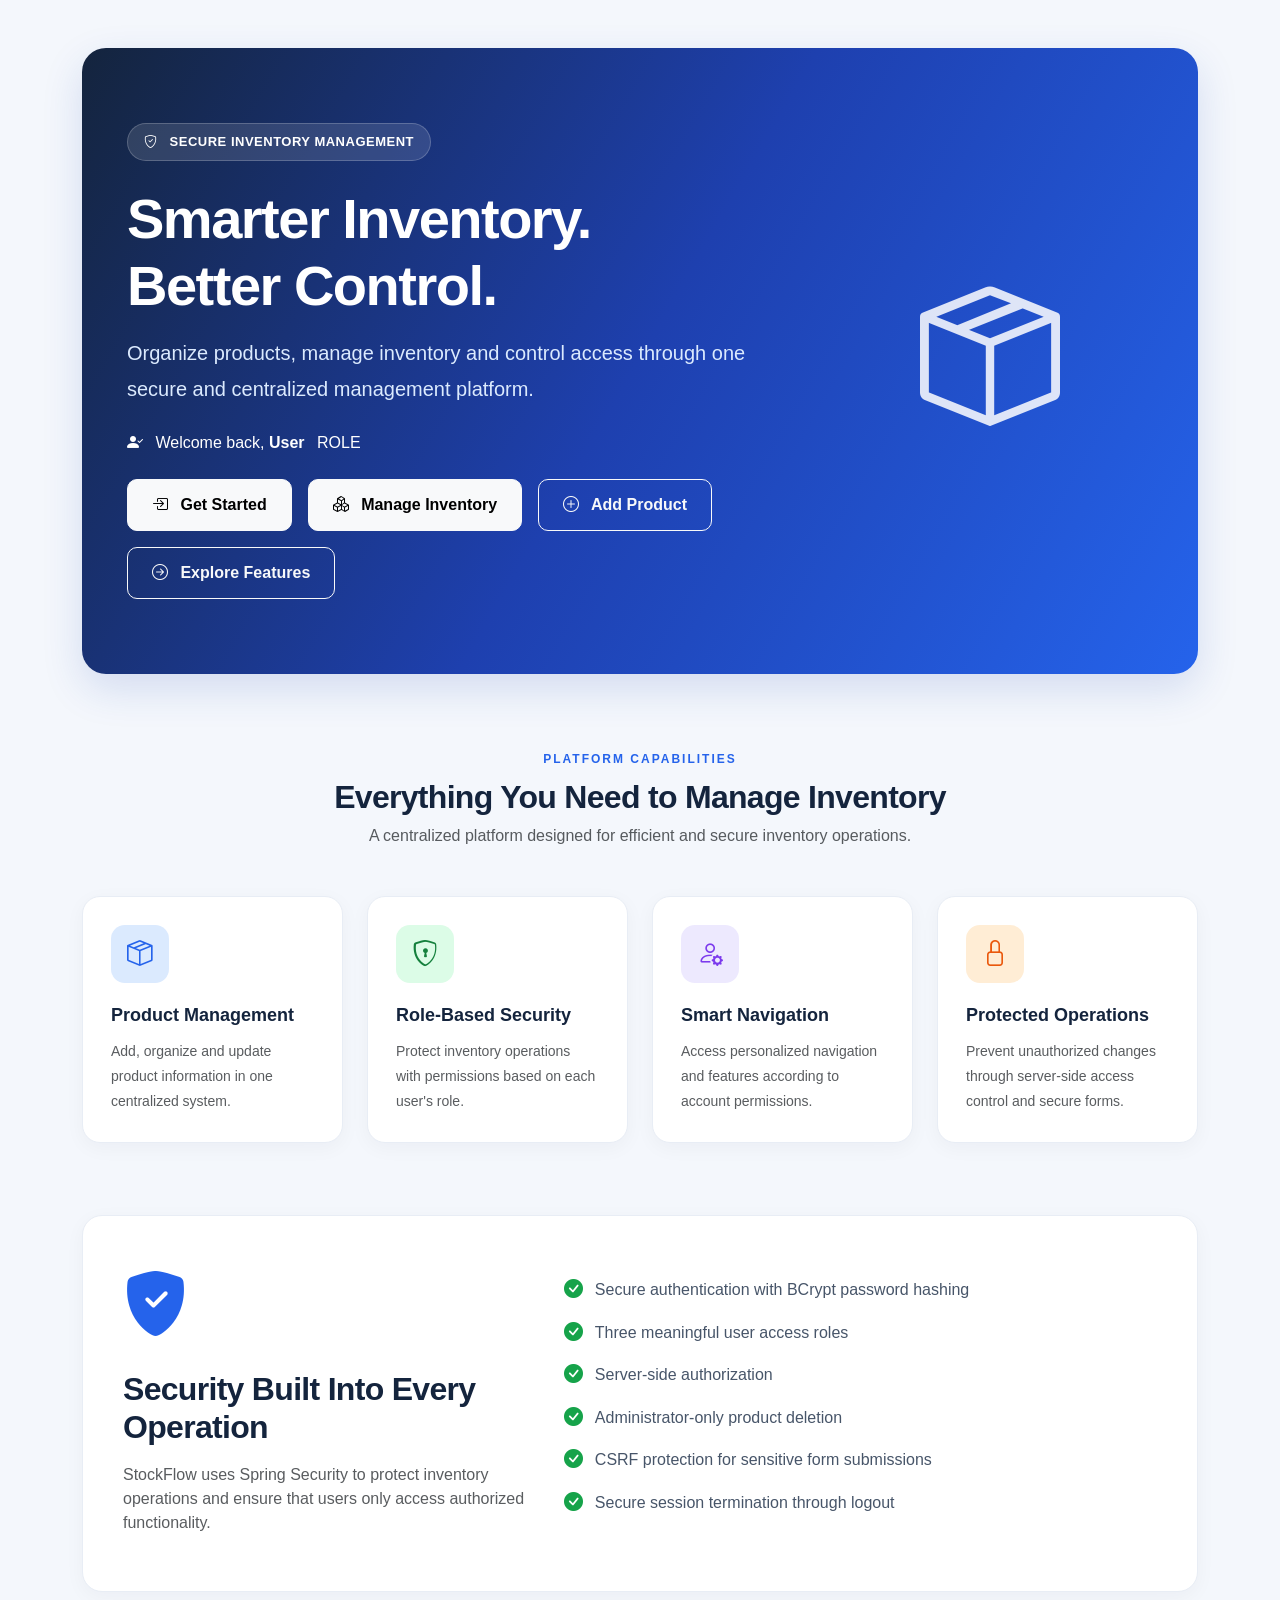
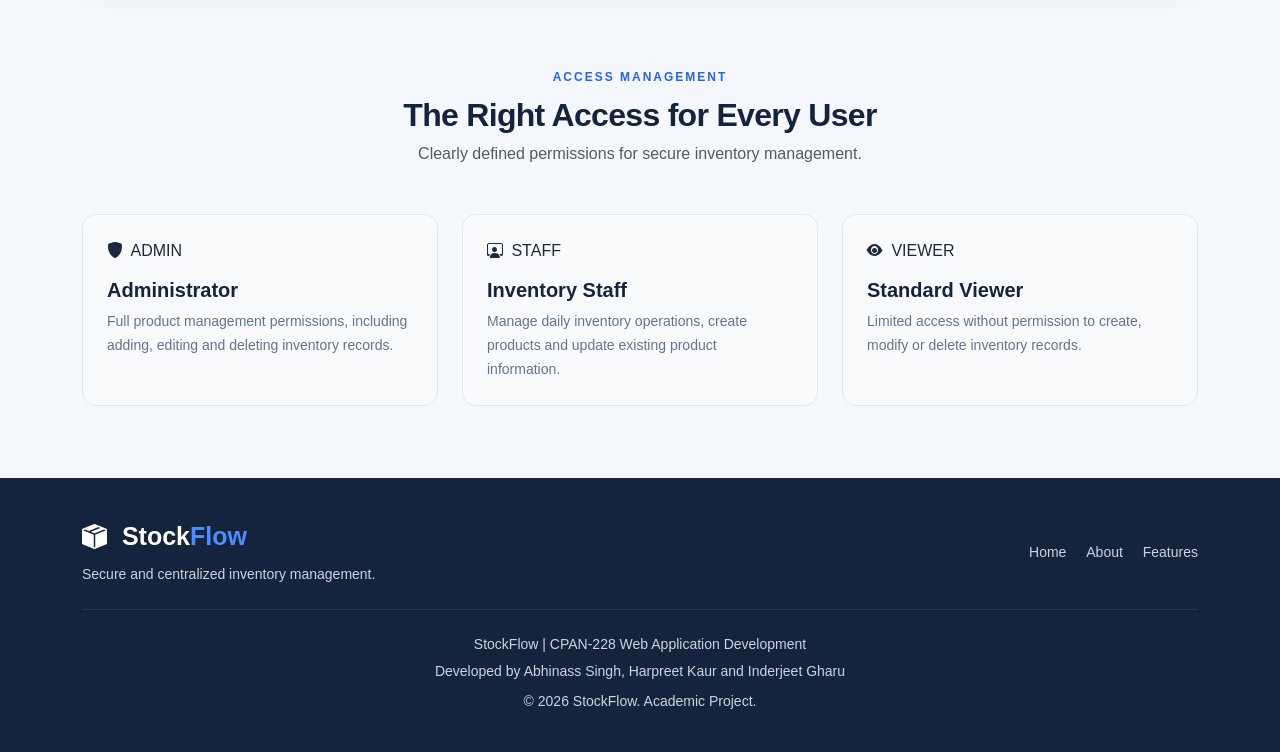
<file: src/main/resources/templates/index.html>
<!DOCTYPE html>
<html lang="en" xmlns:th="http://www.thymeleaf.org">

<head>
    <meta charset="UTF-8">

    <meta name="viewport"
          content="width=device-width, initial-scale=1.0">

    <title>StockFlow | Smart Inventory Management</title>

    <!-- Bootstrap CSS -->
    <link href="https://cdn.jsdelivr.net/npm/bootstrap@5.3.3/dist/css/bootstrap.min.css"
          rel="stylesheet">

    <!-- Bootstrap Icons -->
    <link href="https://cdn.jsdelivr.net/npm/bootstrap-icons@1.11.3/font/bootstrap-icons.min.css"
          rel="stylesheet">

    <!-- StockFlow Security Styles -->
    <link rel="stylesheet" th:href="@{/css/security.css}">

    <style>

        body {
            background: #f4f7fc;
            font-family: Arial, sans-serif;
            color: #1e293b;
        }

        /* Hero Section */

        .hero {
            position: relative;
            overflow: hidden;
            background: linear-gradient(
                120deg,
                #14243d,
                #1e40af,
                #2563eb
            );
            color: white;
            border-radius: 24px;
            padding: 75px 45px;
            box-shadow: 0 15px 40px rgba(30, 64, 175, 0.15);
        }

        .hero-label {
            display: inline-block;
            background: rgba(255, 255, 255, 0.12);
            border: 1px solid rgba(255, 255, 255, 0.20);
            padding: 8px 16px;
            border-radius: 30px;
            font-size: 13px;
            font-weight: 600;
            letter-spacing: 0.5px;
        }

        .hero h1 {
            font-weight: 800;
            letter-spacing: -1.5px;
            line-height: 1.2;
        }

        .hero p {
            color: #dbeafe;
            line-height: 1.8;
        }

        .hero-icon {
            font-size: 140px;
            color: rgba(255, 255, 255, 0.85);
        }

        .hero .btn {
            padding: 13px 24px;
            border-radius: 10px;
            font-weight: 600;
        }

        /* Section Headings */

        .section-label {
            color: #2563eb;
            font-size: 12px;
            font-weight: 700;
            letter-spacing: 2px;
            text-transform: uppercase;
        }

        .section-title {
            color: #14243d;
            font-weight: 800;
            letter-spacing: -0.7px;
        }

        /* Feature Cards */

        .feature-card {
            background: white;
            border: 1px solid #e8edf5;
            border-radius: 18px;
            padding: 28px;
            height: 100%;
            box-shadow: 0 5px 20px rgba(15, 23, 42, 0.04);
            transition: transform 0.25s ease,
                        box-shadow 0.25s ease;
        }

        .feature-card:hover {
            transform: translateY(-6px);
            box-shadow: 0 12px 28px rgba(15, 23, 42, 0.10);
        }

        .feature-icon {
            width: 58px;
            height: 58px;
            border-radius: 14px;
            display: flex;
            align-items: center;
            justify-content: center;
            font-size: 26px;
            margin-bottom: 22px;
        }

        .icon-blue {
            background: #dbeafe;
            color: #2563eb;
        }

        .icon-green {
            background: #dcfce7;
            color: #15803d;
        }

        .icon-purple {
            background: #ede9fe;
            color: #7c3aed;
        }

        .icon-orange {
            background: #ffedd5;
            color: #ea580c;
        }

        .feature-card h4 {
            font-size: 18px;
            font-weight: 700;
            color: #14243d;
            margin-bottom: 12px;
        }

        .feature-card p {
            font-size: 14px;
            line-height: 1.8;
            margin-bottom: 0;
        }

        /* Security Section */

        .security-section {
            background: white;
            border: 1px solid #e8edf5;
            border-radius: 20px;
            padding: 40px;
            box-shadow: 0 5px 20px rgba(15, 23, 42, 0.04);
        }

        .security-icon {
            font-size: 65px;
            color: #2563eb;
        }

        .security-item {
            display: flex;
            align-items: center;
            gap: 12px;
            margin-bottom: 14px;
            color: #475569;
        }

        .security-item i {
            color: #16a34a;
            font-size: 19px;
        }

        /* Role Cards */

        .role-card {
            border: 1px solid #e2e8f0;
            border-radius: 14px;
            padding: 24px;
            height: 100%;
            background: #f8fafc;
        }

        .role-card h5 {
            color: #14243d;
            font-weight: 700;
            margin-top: 15px;
        }

        .role-card p {
            color: #64748b;
            font-size: 14px;
            line-height: 1.7;
            margin-bottom: 0;
        }

        /* Footer */

        footer {
            background: #14243d;
            color: #cbd5e1;
            padding: 40px 0;
        }

        .footer-brand {
            font-size: 25px;
            font-weight: 800;
            color: white;
        }

        .footer-brand span {
            color: #4f8cff;
        }

        .footer-link {
            color: #cbd5e1;
            text-decoration: none;
            font-size: 14px;
        }

        .footer-link:hover {
            color: white;
        }

        /* Responsive Design */

        @media (max-width: 768px) {

            .hero {
                padding: 45px 25px;
                text-align: center;
            }

            .hero h1 {
                font-size: 34px;
            }

            .hero-icon {
                font-size: 90px;
                margin-top: 30px;
            }

            .security-section {
                padding: 25px;
            }
        }

    </style>

</head>

<body>

<!-- =========================================
     REUSABLE ROLE-BASED NAVIGATION
     ========================================= -->

<div th:replace="~{fragments/navbar :: navbar}"></div>


<main class="container my-5">

    <!-- =========================================
         HERO SECTION
         ========================================= -->

    <section class="hero mb-5">

        <div class="row align-items-center">

            <div class="col-lg-8">

                <span class="hero-label">
                    <i class="bi bi-shield-check me-2"></i>
                    SECURE INVENTORY MANAGEMENT
                </span>

                <h1 class="display-4 mt-4">
                    Smarter Inventory.
                    <br>
                    Better Control.
                </h1>

                <p class="lead mt-3">
                    Organize products, manage inventory and
                    control access through one secure and
                    centralized management platform.
                </p>

                <!-- Welcome message for authenticated users -->

                <div th:if="${currentUsername != null}"
                     class="mt-4 mb-3">

                    <i class="bi bi-person-check-fill me-2"></i>

                    Welcome back,

                    <strong th:text="${currentUsername}">
                        User
                    </strong>

                    <span class="role-badge ms-2"
                          th:classappend="${'role-' + currentRole}"
                          th:text="${currentRole}">
                        ROLE
                    </span>

                </div>

                <div class="d-flex flex-wrap gap-3 mt-4">

                    <!-- Guest Login Button -->

                    <a th:if="${currentUsername == null}"
                       th:href="@{/login}"
                       class="btn btn-light">

                        <i class="bi bi-box-arrow-in-right me-2"></i>
                        Get Started

                    </a>

                    <!-- ADMIN and STAFF Button -->

                    <a th:if="${canManageProducts}"
                       th:href="@{/products}"
                       class="btn btn-light">

                        <i class="bi bi-boxes me-2"></i>
                        Manage Inventory

                    </a>

                    <!-- ADMIN and STAFF Add Product -->

                    <a th:if="${canManageProducts}"
                       th:href="@{/products/new}"
                       class="btn btn-outline-light">

                        <i class="bi bi-plus-circle me-2"></i>
                        Add Product

                    </a>

                    <!-- Available to everyone -->

                    <a th:href="@{/features}"
                       class="btn btn-outline-light">

                        <i class="bi bi-arrow-right-circle me-2"></i>
                        Explore Features

                    </a>

                </div>

            </div>

            <div class="col-lg-4 text-center">

                <i class="bi bi-box-seam hero-icon"></i>

            </div>

        </div>

    </section>


    <!-- =========================================
         CORE FEATURES
         ========================================= -->

    <section class="py-4 mb-5">

        <div class="text-center mb-5">

            <span class="section-label">
                Platform Capabilities
            </span>

            <h2 class="section-title mt-2">
                Everything You Need to Manage Inventory
            </h2>

            <p class="text-muted">
                A centralized platform designed for efficient
                and secure inventory operations.
            </p>

        </div>

        <div class="row g-4">

            <!-- Product Management -->

            <div class="col-md-6 col-lg-3">

                <div class="feature-card">

                    <div class="feature-icon icon-blue">
                        <i class="bi bi-box-seam"></i>
                    </div>

                    <h4>Product Management</h4>

                    <p class="text-muted">
                        Add, organize and update product
                        information in one centralized system.
                    </p>

                </div>

            </div>

            <!-- Access Control -->

            <div class="col-md-6 col-lg-3">

                <div class="feature-card">

                    <div class="feature-icon icon-green">
                        <i class="bi bi-shield-lock"></i>
                    </div>

                    <h4>Role-Based Security</h4>

                    <p class="text-muted">
                        Protect inventory operations with
                        permissions based on each user's role.
                    </p>

                </div>

            </div>

            <!-- User Experience -->

            <div class="col-md-6 col-lg-3">

                <div class="feature-card">

                    <div class="feature-icon icon-purple">
                        <i class="bi bi-person-gear"></i>
                    </div>

                    <h4>Smart Navigation</h4>

                    <p class="text-muted">
                        Access personalized navigation and
                        features according to account permissions.
                    </p>

                </div>

            </div>

            <!-- Secure Operations -->

            <div class="col-md-6 col-lg-3">

                <div class="feature-card">

                    <div class="feature-icon icon-orange">
                        <i class="bi bi-lock"></i>
                    </div>

                    <h4>Protected Operations</h4>

                    <p class="text-muted">
                        Prevent unauthorized changes through
                        server-side access control and secure forms.
                    </p>

                </div>

            </div>

        </div>

    </section>


    <!-- =========================================
         SECURITY INFORMATION
         ========================================= -->

    <section class="security-section mb-5">

        <div class="row align-items-center g-4">

            <div class="col-lg-5">

                <i class="bi bi-shield-fill-check security-icon"></i>

                <h2 class="section-title mt-3">
                    Security Built Into Every Operation
                </h2>

                <p class="text-muted mt-3">
                    StockFlow uses Spring Security to protect
                    inventory operations and ensure that users
                    only access authorized functionality.
                </p>

            </div>

            <div class="col-lg-7">

                <div class="security-item">

                    <i class="bi bi-check-circle-fill"></i>

                    Secure authentication with BCrypt password hashing

                </div>

                <div class="security-item">

                    <i class="bi bi-check-circle-fill"></i>

                    Three meaningful user access roles

                </div>

                <div class="security-item">

                    <i class="bi bi-check-circle-fill"></i>

                    Server-side authorization

                </div>

                <div class="security-item">

                    <i class="bi bi-check-circle-fill"></i>

                    Administrator-only product deletion

                </div>

                <div class="security-item">

                    <i class="bi bi-check-circle-fill"></i>

                    CSRF protection for sensitive form submissions

                </div>

                <div class="security-item">

                    <i class="bi bi-check-circle-fill"></i>

                    Secure session termination through logout

                </div>

            </div>

        </div>

    </section>


    <!-- =========================================
         ROLE-BASED ACCESS INFORMATION
         ========================================= -->

    <section class="py-4 mb-5">

        <div class="text-center mb-5">

            <span class="section-label">
                Access Management
            </span>

            <h2 class="section-title mt-2">
                The Right Access for Every User
            </h2>

            <p class="text-muted">
                Clearly defined permissions for secure
                inventory management.
            </p>

        </div>

        <div class="row g-4">

            <!-- ADMIN -->

            <div class="col-md-4">

                <div class="role-card">

                    <span class="role-badge role-ADMIN">
                        <i class="bi bi-shield-fill me-1"></i>
                        ADMIN
                    </span>

                    <h5>Administrator</h5>

                    <p>
                        Full product management permissions,
                        including adding, editing and deleting
                        inventory records.
                    </p>

                </div>

            </div>

            <!-- STAFF -->

            <div class="col-md-4">

                <div class="role-card">

                    <span class="role-badge role-STAFF">
                        <i class="bi bi-person-workspace me-1"></i>
                        STAFF
                    </span>

                    <h5>Inventory Staff</h5>

                    <p>
                        Manage daily inventory operations,
                        create products and update existing
                        product information.
                    </p>

                </div>

            </div>

            <!-- VIEWER -->

            <div class="col-md-4">

                <div class="role-card">

                    <span class="role-badge role-VIEWER">
                        <i class="bi bi-eye-fill me-1"></i>
                        VIEWER
                    </span>

                    <h5>Standard Viewer</h5>

                    <p>
                        Limited access without permission
                        to create, modify or delete inventory
                        records.
                    </p>

                </div>

            </div>

        </div>

    </section>

</main>


<!-- =========================================
     PROFESSIONAL FOOTER
     ========================================= -->

<footer>

    <div class="container">

        <div class="row align-items-center g-4">

            <div class="col-md-6">

                <div class="footer-brand">

                    <i class="bi bi-box-seam-fill me-2"></i>

                    Stock<span>Flow</span>

                </div>

                <p class="small mt-2 mb-0">
                    Secure and centralized inventory management.
                </p>

            </div>

            <div class="col-md-6 text-md-end">

                <a th:href="@{/}"
                   class="footer-link me-3">
                    Home
                </a>

                <a th:href="@{/about}"
                   class="footer-link me-3">
                    About
                </a>

                <a th:href="@{/features}"
                   class="footer-link">
                    Features
                </a>

            </div>

        </div>

        <hr class="border-secondary my-4">

        <div class="text-center">

            <p class="small mb-1">
                StockFlow | CPAN-228 Web Application Development
            </p>

            <small>
                Developed by Abhinass Singh,
                Harpreet Kaur and Inderjeet Gharu
            </small>

            <p class="small mt-2 mb-0">
                &copy; 2026 StockFlow. Academic Project.
            </p>

        </div>

    </div>

</footer>


<!-- Bootstrap JavaScript -->

<script src="https://cdn.jsdelivr.net/npm/bootstrap@5.3.3/dist/js/bootstrap.bundle.min.js"></script>

</body>

</html>
</file>
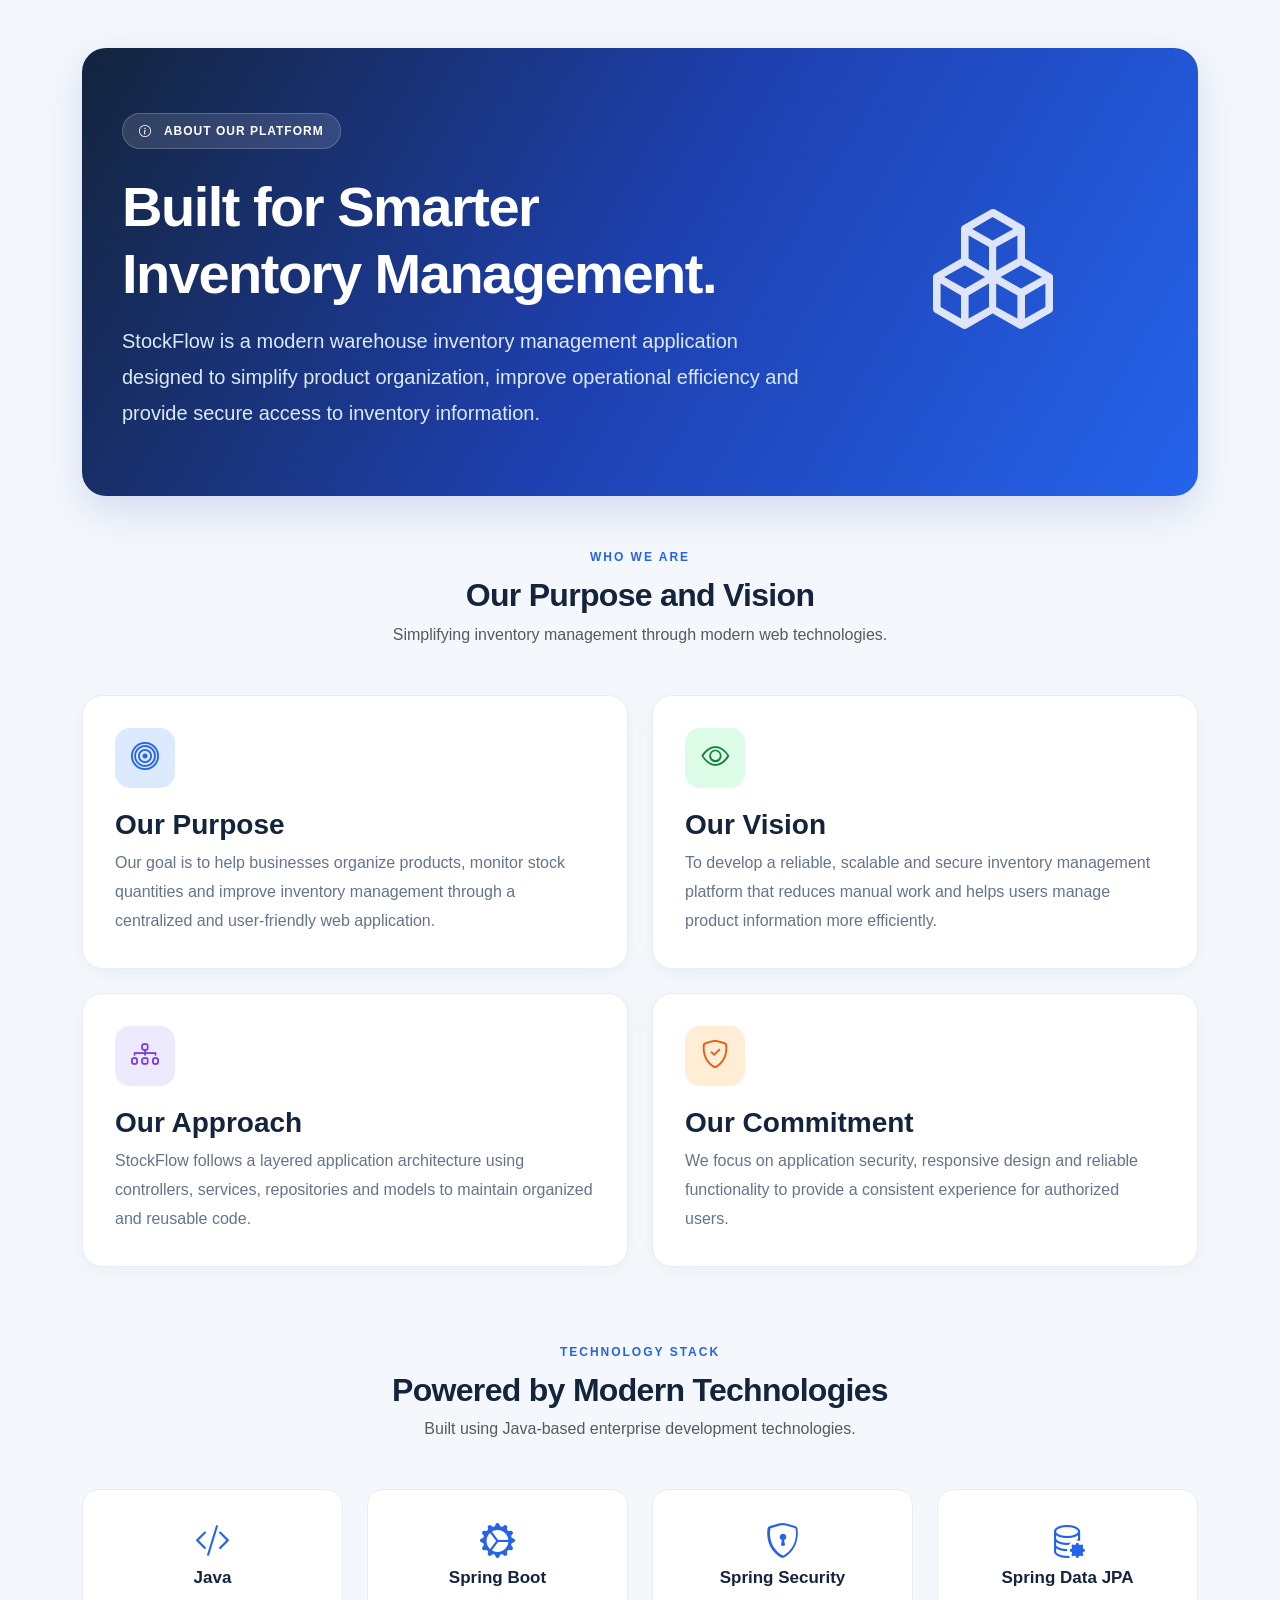
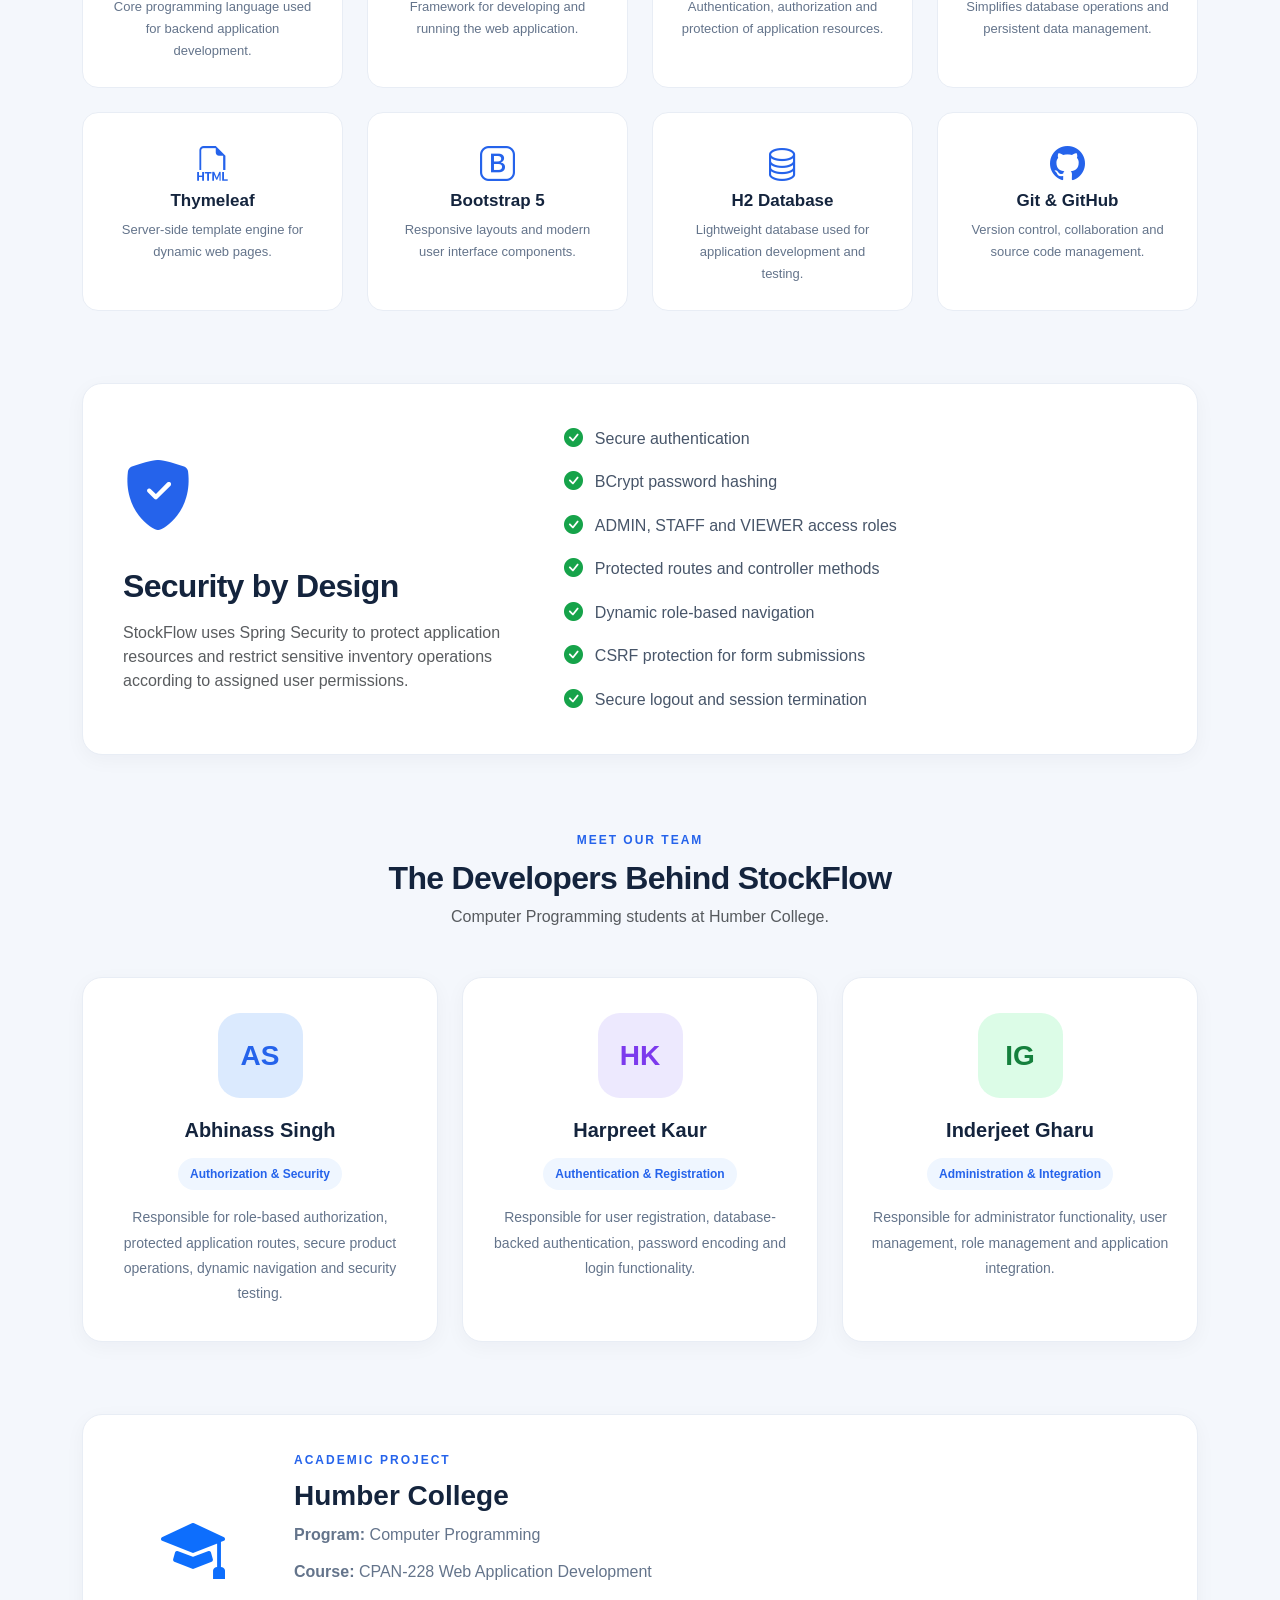
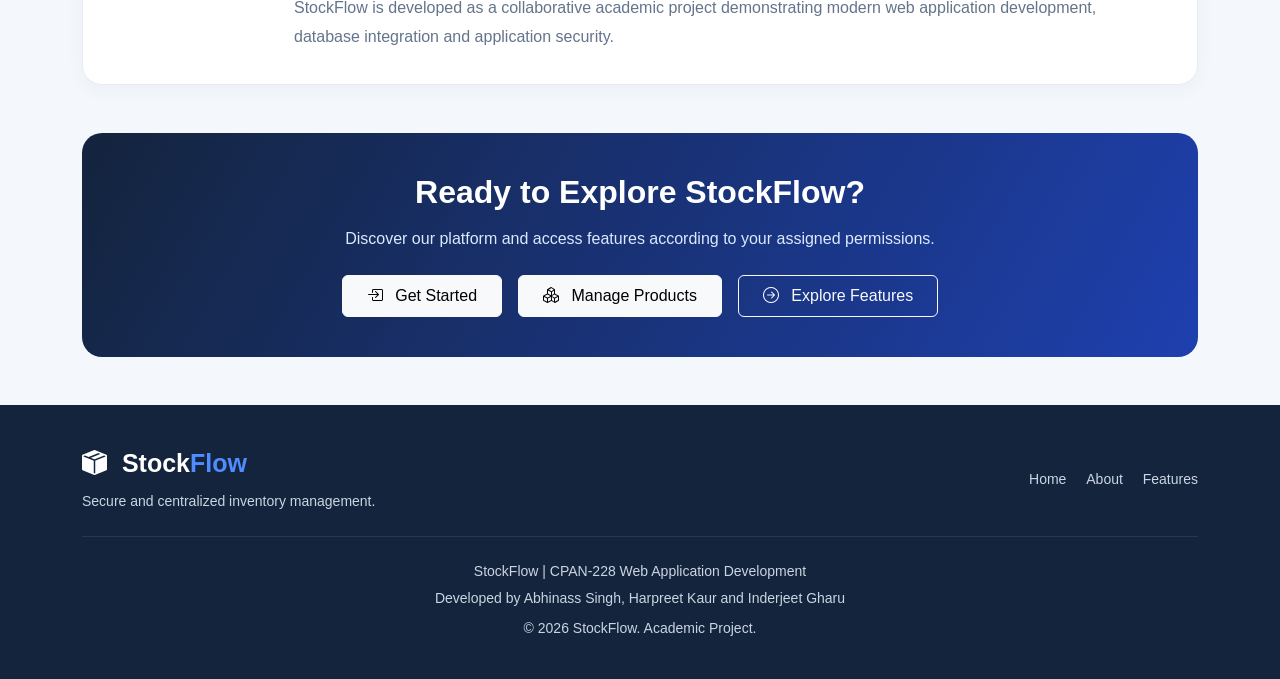
<file: src/main/resources/templates/about.html>
<!DOCTYPE html>
<html lang="en" xmlns:th="http://www.thymeleaf.org">

<head>

    <meta charset="UTF-8">

    <meta name="viewport"
          content="width=device-width, initial-scale=1.0">

    <title>About | StockFlow</title>

    <!-- Bootstrap CSS -->
    <link href="https://cdn.jsdelivr.net/npm/bootstrap@5.3.3/dist/css/bootstrap.min.css"
          rel="stylesheet">

    <!-- Bootstrap Icons -->
    <link href="https://cdn.jsdelivr.net/npm/bootstrap-icons@1.11.3/font/bootstrap-icons.min.css"
          rel="stylesheet">

    <!-- StockFlow Security Styles -->
    <link rel="stylesheet" th:href="@{/css/security.css}">

    <style>

        body {
            background: #f4f7fc;
            font-family: Arial, sans-serif;
            color: #1e293b;
        }

        /* Hero Section */

        .about-hero {
            background: linear-gradient(
                120deg,
                #14243d,
                #1e40af,
                #2563eb
            );
            color: white;
            padding: 65px 40px;
            border-radius: 24px;
            box-shadow: 0 15px 40px rgba(30, 64, 175, 0.15);
        }

        .about-hero h1 {
            font-weight: 800;
            letter-spacing: -1.5px;
        }

        .about-hero p {
            color: #dbeafe;
            line-height: 1.8;
        }

        .hero-label {
            display: inline-block;
            background: rgba(255, 255, 255, 0.12);
            border: 1px solid rgba(255, 255, 255, 0.20);
            padding: 8px 16px;
            border-radius: 30px;
            font-size: 12px;
            font-weight: 700;
            letter-spacing: 1px;
        }

        .hero-icon {
            font-size: 120px;
            color: rgba(255, 255, 255, 0.85);
        }

        /* Section Headings */

        .section-label {
            color: #2563eb;
            font-size: 12px;
            font-weight: 700;
            letter-spacing: 2px;
            text-transform: uppercase;
        }

        .section-title {
            color: #14243d;
            font-weight: 800;
            letter-spacing: -0.7px;
        }

        /* Information Cards */

        .content-card {
            background: white;
            border: 1px solid #e8edf5;
            border-radius: 20px;
            padding: 32px;
            height: 100%;
            box-shadow: 0 5px 20px rgba(15, 23, 42, 0.04);
        }

        .content-card h3 {
            color: #14243d;
            font-weight: 700;
        }

        .content-card p {
            color: #64748b;
            line-height: 1.8;
        }

        .content-icon {
            width: 60px;
            height: 60px;
            border-radius: 15px;
            display: flex;
            align-items: center;
            justify-content: center;
            font-size: 28px;
            margin-bottom: 20px;
        }

        .icon-blue {
            background: #dbeafe;
            color: #2563eb;
        }

        .icon-green {
            background: #dcfce7;
            color: #15803d;
        }

        .icon-purple {
            background: #ede9fe;
            color: #7c3aed;
        }

        .icon-orange {
            background: #ffedd5;
            color: #ea580c;
        }

        /* Technology Cards */

        .technology-card {
            background: white;
            border: 1px solid #e8edf5;
            border-radius: 16px;
            padding: 25px;
            height: 100%;
            text-align: center;
            transition: transform 0.25s ease,
                        box-shadow 0.25s ease;
        }

        .technology-card:hover {
            transform: translateY(-5px);
            box-shadow: 0 10px 25px rgba(15, 23, 42, 0.08);
        }

        .technology-icon {
            font-size: 35px;
            color: #2563eb;
            margin-bottom: 15px;
        }

        .technology-card h5 {
            font-size: 17px;
            font-weight: 700;
            color: #14243d;
        }

        .technology-card p {
            color: #64748b;
            font-size: 13px;
            line-height: 1.7;
            margin-bottom: 0;
        }

        /* Team Cards */

        .team-card {
            background: white;
            border: 1px solid #e8edf5;
            border-radius: 20px;
            padding: 35px 25px;
            text-align: center;
            height: 100%;
            box-shadow: 0 5px 20px rgba(15, 23, 42, 0.04);
            transition: transform 0.25s ease;
        }

        .team-card:hover {
            transform: translateY(-5px);
        }

        .team-avatar {
            width: 85px;
            height: 85px;
            border-radius: 22px;
            display: flex;
            align-items: center;
            justify-content: center;
            font-size: 28px;
            font-weight: 800;
            margin: 0 auto 20px;
        }

        .team-card h4 {
            font-size: 20px;
            color: #14243d;
            font-weight: 700;
        }

        .team-role {
            display: inline-block;
            background: #eff6ff;
            color: #2563eb;
            font-size: 12px;
            font-weight: 600;
            padding: 7px 12px;
            border-radius: 20px;
            margin: 8px 0 15px;
        }

        .team-card p {
            color: #64748b;
            font-size: 14px;
            line-height: 1.8;
            margin-bottom: 0;
        }

        /* Security Section */

        .security-section {
            background: white;
            border: 1px solid #e8edf5;
            border-radius: 20px;
            padding: 40px;
            box-shadow: 0 5px 20px rgba(15, 23, 42, 0.04);
        }

        .security-icon {
            font-size: 70px;
            color: #2563eb;
        }

        .security-item {
            display: flex;
            align-items: center;
            gap: 12px;
            margin-bottom: 15px;
            color: #475569;
        }

        .security-item i {
            color: #16a34a;
            font-size: 19px;
        }

        /* Call To Action */

        .cta-section {
            background: linear-gradient(
                120deg,
                #14243d,
                #1e40af
            );
            color: white;
            padding: 40px;
            border-radius: 20px;
        }

        .cta-section p {
            color: #dbeafe;
        }

        /* Footer */

        footer {
            background: #14243d;
            color: #cbd5e1;
            padding: 40px 0;
        }

        .footer-brand {
            font-size: 25px;
            font-weight: 800;
            color: white;
        }

        .footer-brand span {
            color: #4f8cff;
        }

        .footer-link {
            color: #cbd5e1;
            text-decoration: none;
            font-size: 14px;
        }

        .footer-link:hover {
            color: white;
        }

        /* Responsive Design */

        @media (max-width: 768px) {

            .about-hero {
                padding: 40px 25px;
                text-align: center;
            }

            .about-hero h1 {
                font-size: 36px;
            }

            .hero-icon {
                font-size: 85px;
                margin-top: 25px;
            }

            .content-card,
            .security-section,
            .cta-section {
                padding: 25px;
            }

        }

    </style>

</head>

<body>

<!-- Reusable Role-Based Navigation -->

<div th:replace="~{fragments/navbar :: navbar}"></div>


<main class="container my-5">

    <!-- About Hero Section -->

    <section class="about-hero mb-5">

        <div class="row align-items-center">

            <div class="col-lg-8">

                <span class="hero-label">

                    <i class="bi bi-info-circle me-2"></i>

                    ABOUT OUR PLATFORM

                </span>

                <h1 class="display-4 mt-4">

                    Built for Smarter
                    <br>
                    Inventory Management.

                </h1>

                <p class="lead mt-3 mb-0">

                    StockFlow is a modern warehouse inventory
                    management application designed to simplify
                    product organization, improve operational
                    efficiency and provide secure access to
                    inventory information.

                </p>

            </div>

            <div class="col-lg-4 text-center">

                <i class="bi bi-boxes hero-icon"></i>

            </div>

        </div>

    </section>


    <!-- Purpose and Vision -->

    <section class="mb-5">

        <div class="text-center mb-5">

            <span class="section-label">
                Who We Are
            </span>

            <h2 class="section-title mt-2">

                Our Purpose and Vision

            </h2>

            <p class="text-muted">

                Simplifying inventory management through
                modern web technologies.

            </p>

        </div>

        <div class="row g-4">

            <!-- Our Purpose -->

            <div class="col-md-6">

                <div class="content-card">

                    <div class="content-icon icon-blue">

                        <i class="bi bi-bullseye"></i>

                    </div>

                    <h3>Our Purpose</h3>

                    <p class="mb-0">

                        Our goal is to help businesses organize
                        products, monitor stock quantities and
                        improve inventory management through
                        a centralized and user-friendly
                        web application.

                    </p>

                </div>

            </div>


            <!-- Our Vision -->

            <div class="col-md-6">

                <div class="content-card">

                    <div class="content-icon icon-green">

                        <i class="bi bi-eye"></i>

                    </div>

                    <h3>Our Vision</h3>

                    <p class="mb-0">

                        To develop a reliable, scalable and
                        secure inventory management platform
                        that reduces manual work and helps
                        users manage product information
                        more efficiently.

                    </p>

                </div>

            </div>


            <!-- Our Approach -->

            <div class="col-md-6">

                <div class="content-card">

                    <div class="content-icon icon-purple">

                        <i class="bi bi-diagram-3"></i>

                    </div>

                    <h3>Our Approach</h3>

                    <p class="mb-0">

                        StockFlow follows a layered application
                        architecture using controllers, services,
                        repositories and models to maintain
                        organized and reusable code.

                    </p>

                </div>

            </div>


            <!-- Our Commitment -->

            <div class="col-md-6">

                <div class="content-card">

                    <div class="content-icon icon-orange">

                        <i class="bi bi-shield-check"></i>

                    </div>

                    <h3>Our Commitment</h3>

                    <p class="mb-0">

                        We focus on application security,
                        responsive design and reliable
                        functionality to provide a consistent
                        experience for authorized users.

                    </p>

                </div>

            </div>

        </div>

    </section>


    <!-- Technologies Used -->

    <section class="py-4 mb-5">

        <div class="text-center mb-5">

            <span class="section-label">
                Technology Stack
            </span>

            <h2 class="section-title mt-2">

                Powered by Modern Technologies

            </h2>

            <p class="text-muted">

                Built using Java-based enterprise
                development technologies.

            </p>

        </div>

        <div class="row g-4">

            <!-- Java -->

            <div class="col-md-6 col-lg-3">

                <div class="technology-card">

                    <i class="bi bi-code-slash technology-icon"></i>

                    <h5>Java</h5>

                    <p>

                        Core programming language used
                        for backend application development.

                    </p>

                </div>

            </div>


            <!-- Spring Boot -->

            <div class="col-md-6 col-lg-3">

                <div class="technology-card">

                    <i class="bi bi-gear-wide-connected technology-icon"></i>

                    <h5>Spring Boot</h5>

                    <p>

                        Framework for developing and running
                        the web application.

                    </p>

                </div>

            </div>


            <!-- Spring Security -->

            <div class="col-md-6 col-lg-3">

                <div class="technology-card">

                    <i class="bi bi-shield-lock technology-icon"></i>

                    <h5>Spring Security</h5>

                    <p>

                        Authentication, authorization and
                        protection of application resources.

                    </p>

                </div>

            </div>


            <!-- Spring Data JPA -->

            <div class="col-md-6 col-lg-3">

                <div class="technology-card">

                    <i class="bi bi-database-gear technology-icon"></i>

                    <h5>Spring Data JPA</h5>

                    <p>

                        Simplifies database operations
                        and persistent data management.

                    </p>

                </div>

            </div>


            <!-- Thymeleaf -->

            <div class="col-md-6 col-lg-3">

                <div class="technology-card">

                    <i class="bi bi-filetype-html technology-icon"></i>

                    <h5>Thymeleaf</h5>

                    <p>

                        Server-side template engine for
                        dynamic web pages.

                    </p>

                </div>

            </div>


            <!-- Bootstrap -->

            <div class="col-md-6 col-lg-3">

                <div class="technology-card">

                    <i class="bi bi-bootstrap technology-icon"></i>

                    <h5>Bootstrap 5</h5>

                    <p>

                        Responsive layouts and modern
                        user interface components.

                    </p>

                </div>

            </div>


            <!-- H2 Database -->

            <div class="col-md-6 col-lg-3">

                <div class="technology-card">

                    <i class="bi bi-database technology-icon"></i>

                    <h5>H2 Database</h5>

                    <p>

                        Lightweight database used for
                        application development and testing.

                    </p>

                </div>

            </div>


            <!-- Git and GitHub -->

            <div class="col-md-6 col-lg-3">

                <div class="technology-card">

                    <i class="bi bi-github technology-icon"></i>

                    <h5>Git &amp; GitHub</h5>

                    <p>

                        Version control, collaboration
                        and source code management.

                    </p>

                </div>

            </div>

        </div>

    </section>


    <!-- Security Section -->

    <section class="security-section mb-5">

        <div class="row align-items-center g-4">

            <div class="col-lg-5">

                <i class="bi bi-shield-fill-check security-icon"></i>

                <h2 class="section-title mt-3">

                    Security by Design

                </h2>

                <p class="text-muted mt-3 mb-0">

                    StockFlow uses Spring Security to protect
                    application resources and restrict
                    sensitive inventory operations according
                    to assigned user permissions.

                </p>

            </div>

            <div class="col-lg-7">

                <div class="security-item">

                    <i class="bi bi-check-circle-fill"></i>

                    Secure authentication

                </div>

                <div class="security-item">

                    <i class="bi bi-check-circle-fill"></i>

                    BCrypt password hashing

                </div>

                <div class="security-item">

                    <i class="bi bi-check-circle-fill"></i>

                    ADMIN, STAFF and VIEWER access roles

                </div>

                <div class="security-item">

                    <i class="bi bi-check-circle-fill"></i>

                    Protected routes and controller methods

                </div>

                <div class="security-item">

                    <i class="bi bi-check-circle-fill"></i>

                    Dynamic role-based navigation

                </div>

                <div class="security-item">

                    <i class="bi bi-check-circle-fill"></i>

                    CSRF protection for form submissions

                </div>

                <div class="security-item mb-0">

                    <i class="bi bi-check-circle-fill"></i>

                    Secure logout and session termination

                </div>

            </div>

        </div>

    </section>


    <!-- Development Team -->

    <section class="py-4 mb-5">

        <div class="text-center mb-5">

            <span class="section-label">
                Meet Our Team
            </span>

            <h2 class="section-title mt-2">

                The Developers Behind StockFlow

            </h2>

            <p class="text-muted">

                Computer Programming students at Humber College.

            </p>

        </div>

        <div class="row g-4">

            <!-- Abhinass Singh -->

            <div class="col-md-4">

                <div class="team-card">

                    <div class="team-avatar icon-blue">

                        AS

                    </div>

                    <h4>Abhinass Singh</h4>

                    <span class="team-role">

                        Authorization &amp; Security

                    </span>

                    <p>

                        Responsible for role-based authorization,
                        protected application routes, secure
                        product operations, dynamic navigation
                        and security testing.

                    </p>

                </div>

            </div>


            <!-- Harpreet Kaur -->

            <div class="col-md-4">

                <div class="team-card">

                    <div class="team-avatar icon-purple">

                        HK

                    </div>

                    <h4>Harpreet Kaur</h4>

                    <span class="team-role">

                        Authentication &amp; Registration

                    </span>

                    <p>

                        Responsible for user registration,
                        database-backed authentication,
                        password encoding and login
                        functionality.

                    </p>

                </div>

            </div>


            <!-- Inderjeet Gharu -->

            <div class="col-md-4">

                <div class="team-card">

                    <div class="team-avatar icon-green">

                        IG

                    </div>

                    <h4>Inderjeet Gharu</h4>

                    <span class="team-role">

                        Administration &amp; Integration

                    </span>

                    <p>

                        Responsible for administrator
                        functionality, user management,
                        role management and application
                        integration.

                    </p>

                </div>

            </div>

        </div>

    </section>


    <!-- Academic Project Information -->

    <section class="content-card mb-5">

        <div class="row align-items-center g-4">

            <div class="col-md-2 text-center">

                <i class="bi bi-mortarboard-fill
                          text-primary display-3"></i>

            </div>

            <div class="col-md-10">

                <span class="section-label">

                    Academic Project

                </span>

                <h3 class="mt-2">

                    Humber College

                </h3>

                <p class="mb-2">

                    <strong>Program:</strong>
                    Computer Programming

                </p>

                <p class="mb-2">

                    <strong>Course:</strong>
                    CPAN-228 Web Application Development

                </p>

                <p class="mb-0">

                    StockFlow is developed as a collaborative
                    academic project demonstrating modern
                    web application development, database
                    integration and application security.

                </p>

            </div>

        </div>

    </section>


    <!-- Call To Action -->

    <section class="cta-section text-center">

        <h2 class="fw-bold">

            Ready to Explore StockFlow?

        </h2>

        <p class="mt-3">

            Discover our platform and access features
            according to your assigned permissions.

        </p>

        <div class="d-flex flex-wrap
                    justify-content-center gap-3 mt-4">

            <!-- Guest Only -->

            <a th:if="${currentUsername == null}"
               th:href="@{/login}"
               class="btn btn-light px-4 py-2">

                <i class="bi bi-box-arrow-in-right me-2"></i>

                Get Started

            </a>


            <!-- ADMIN and STAFF Only -->

            <a th:if="${canManageProducts}"
               th:href="@{/products}"
               class="btn btn-light px-4 py-2">

                <i class="bi bi-boxes me-2"></i>

                Manage Products

            </a>


            <!-- Public Features Page -->

            <a th:href="@{/features}"
               class="btn btn-outline-light px-4 py-2">

                <i class="bi bi-arrow-right-circle me-2"></i>

                Explore Features

            </a>

        </div>

    </section>

</main>


<!-- Professional Footer -->

<footer>

    <div class="container">

        <div class="row align-items-center g-4">

            <div class="col-md-6">

                <div class="footer-brand">

                    <i class="bi bi-box-seam-fill me-2"></i>

                    Stock<span>Flow</span>

                </div>

                <p class="small mt-2 mb-0">

                    Secure and centralized inventory management.

                </p>

            </div>

            <div class="col-md-6 text-md-end">

                <a th:href="@{/}"
                   class="footer-link me-3">

                    Home

                </a>

                <a th:href="@{/about}"
                   class="footer-link me-3">

                    About

                </a>

                <a th:href="@{/features}"
                   class="footer-link">

                    Features

                </a>

            </div>

        </div>

        <hr class="border-secondary my-4">

        <div class="text-center">

            <p class="small mb-1">

                StockFlow | CPAN-228 Web Application Development

            </p>

            <small>

                Developed by Abhinass Singh,
                Harpreet Kaur and Inderjeet Gharu

            </small>

            <p class="small mt-2 mb-0">

                &copy; 2026 StockFlow. Academic Project.

            </p>

        </div>

    </div>

</footer>


<!-- Bootstrap JavaScript -->

<script src="https://cdn.jsdelivr.net/npm/bootstrap@5.3.3/dist/js/bootstrap.bundle.min.js"></script>

</body>

</html>
</file>
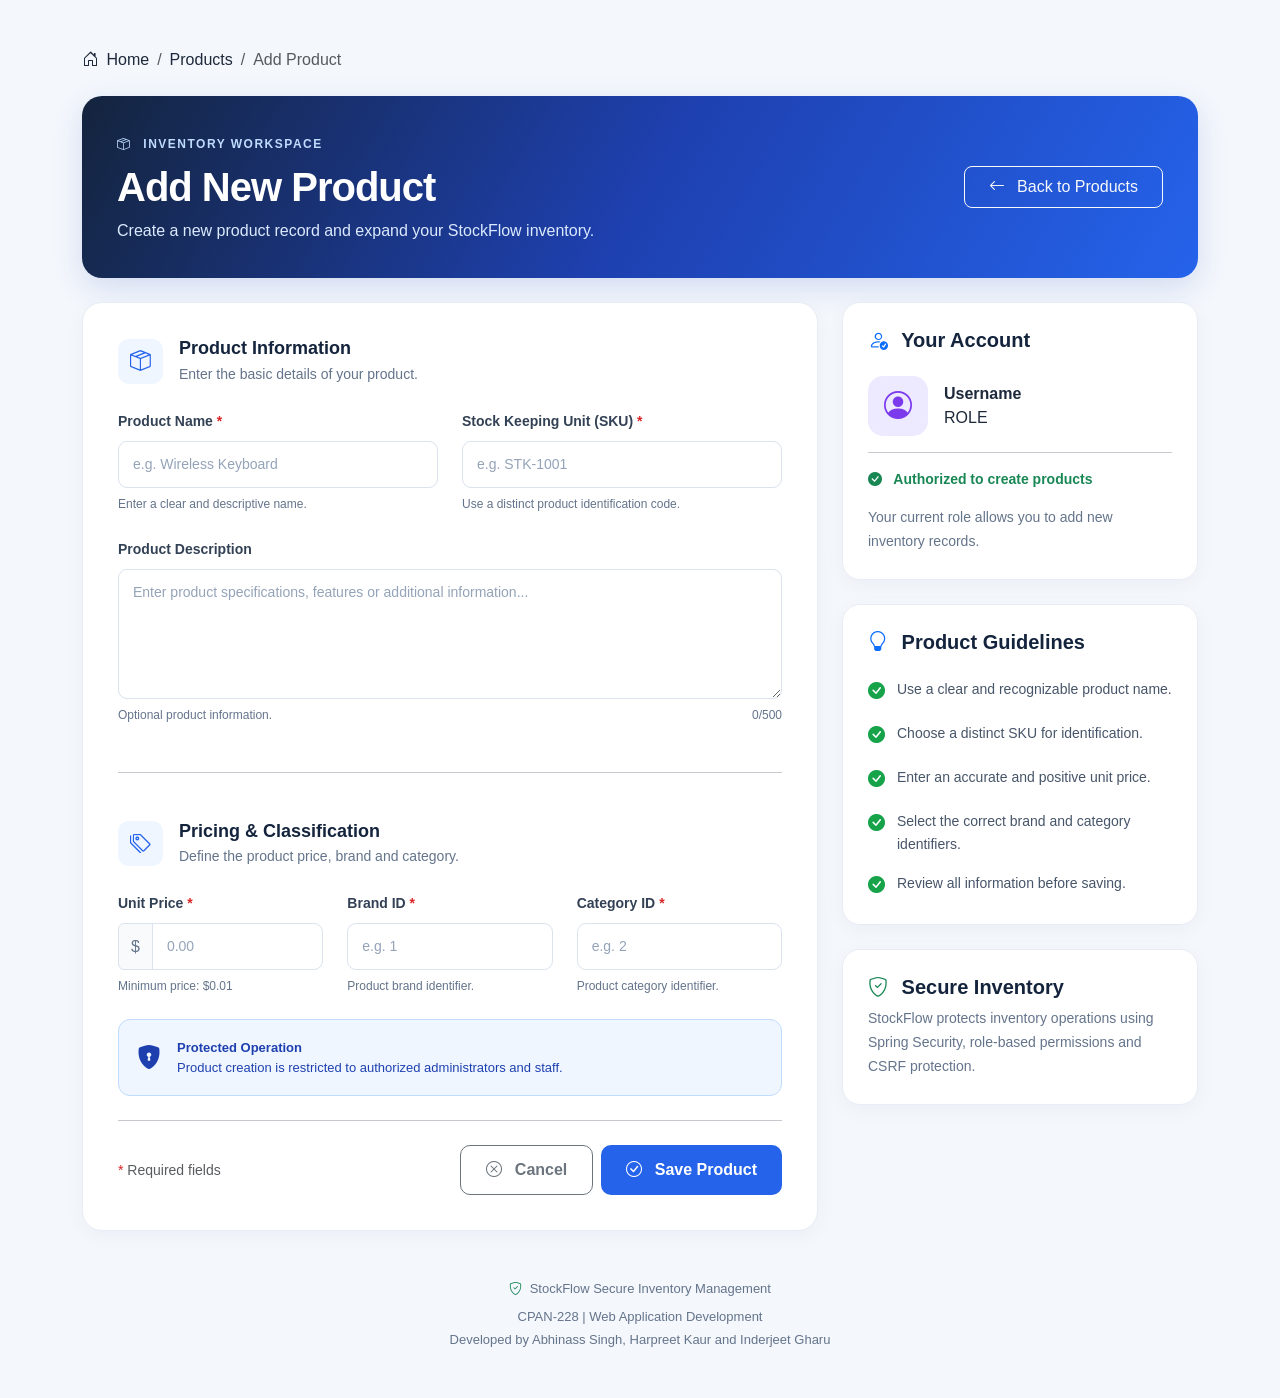
<file: src/main/resources/templates/add-product.html>
<!DOCTYPE html>
<html lang="en" xmlns:th="http://www.thymeleaf.org">

<head>

    <meta charset="UTF-8">

    <meta name="viewport"
          content="width=device-width, initial-scale=1.0">

    <title>Add Product | StockFlow</title>

    <!-- Bootstrap CSS -->
    <link href="https://cdn.jsdelivr.net/npm/bootstrap@5.3.3/dist/css/bootstrap.min.css"
          rel="stylesheet">

    <!-- Bootstrap Icons -->
    <link href="https://cdn.jsdelivr.net/npm/bootstrap-icons@1.11.3/font/bootstrap-icons.min.css"
          rel="stylesheet">

    <!-- StockFlow Security Styles -->
    <link rel="stylesheet" th:href="@{/css/security.css}">

    <style>

        body {
            background: #f4f7fc;
            font-family: Arial, sans-serif;
            color: #1e293b;
        }

        /* Page Header */

        .page-header {
            background: linear-gradient(
                120deg,
                #14243d,
                #1e40af,
                #2563eb
            );
            color: white;
            padding: 35px;
            border-radius: 20px;
            box-shadow: 0 10px 30px rgba(30, 64, 175, 0.15);
        }

        .page-header h1 {
            font-weight: 800;
            letter-spacing: -1px;
        }

        .page-header p {
            color: #dbeafe;
        }

        .page-label {
            font-size: 12px;
            font-weight: 700;
            letter-spacing: 1.5px;
            color: #bfdbfe;
        }

        /* Breadcrumb */

        .breadcrumb-item a {
            text-decoration: none;
            color: #2563eb;
            font-weight: 500;
        }

        /* Form Card */

        .form-card {
            background: white;
            border: 1px solid #e8edf5;
            border-radius: 20px;
            padding: 35px;
            box-shadow: 0 5px 20px rgba(15, 23, 42, 0.04);
        }

        .section-heading {
            font-size: 18px;
            font-weight: 700;
            color: #14243d;
        }

        .section-description {
            color: #64748b;
            font-size: 14px;
        }

        .section-icon {
            width: 45px;
            height: 45px;
            background: #eff6ff;
            color: #2563eb;
            border-radius: 11px;
            display: flex;
            align-items: center;
            justify-content: center;
            font-size: 21px;
        }

        /* Form Controls */

        .form-label {
            color: #334155;
            font-size: 14px;
            font-weight: 600;
            margin-bottom: 9px;
        }

        .form-control {
            border: 1px solid #dbe3ee;
            border-radius: 9px;
            padding: 12px 14px;
            font-size: 14px;
            min-height: 46px;
            background: #ffffff;
        }

        .form-control:focus {
            border-color: #2563eb;
            box-shadow: 0 0 0 4px rgba(37, 99, 235, 0.10);
        }

        .form-control::placeholder {
            color: #94a3b8;
        }

        textarea.form-control {
            min-height: 130px;
            resize: vertical;
        }

        .input-group-text {
            background: #f8fafc;
            border-color: #dbe3ee;
            color: #64748b;
        }

        .required {
            color: #dc2626;
        }

        .form-text {
            color: #64748b;
            font-size: 12px;
            margin-top: 7px;
        }

        /* Information Cards */

        .info-card {
            background: white;
            border: 1px solid #e8edf5;
            border-radius: 18px;
            padding: 25px;
            box-shadow: 0 5px 20px rgba(15, 23, 42, 0.04);
        }

        .info-card h5 {
            color: #14243d;
            font-weight: 700;
        }

        .info-card p {
            color: #64748b;
            font-size: 14px;
            line-height: 1.7;
        }

        .profile-icon {
            width: 60px;
            height: 60px;
            background: #ede9fe;
            color: #7c3aed;
            border-radius: 15px;
            display: flex;
            align-items: center;
            justify-content: center;
            font-size: 28px;
        }

        .guideline {
            display: flex;
            align-items: flex-start;
            gap: 12px;
            margin-bottom: 17px;
            color: #475569;
            font-size: 14px;
            line-height: 1.6;
        }

        .guideline i {
            color: #16a34a;
            font-size: 17px;
        }

        /* Security Notice */

        .security-notice {
            background: #eff6ff;
            border: 1px solid #bfdbfe;
            color: #1e40af;
            padding: 18px;
            border-radius: 12px;
            font-size: 13px;
        }

        /* Buttons */

        .save-btn {
            background: #2563eb;
            border: none;
            border-radius: 10px;
            padding: 13px 25px;
            font-weight: 600;
            color: white;
        }

        .save-btn:hover {
            background: #1d4ed8;
            color: white;
        }

        .cancel-btn {
            border-radius: 10px;
            padding: 12px 25px;
            font-weight: 600;
        }

        /* Footer */

        footer {
            color: #64748b;
            font-size: 13px;
        }

        @media (max-width: 768px) {

            .page-header {
                padding: 25px;
            }

            .form-card {
                padding: 22px;
            }

            .page-header h1 {
                font-size: 28px;
            }

        }

    </style>

</head>

<body>

<!-- Reusable Role-Based Navigation -->

<div th:replace="~{fragments/navbar :: navbar}"></div>


<main class="container py-5">

    <!-- Breadcrumb Navigation -->

    <nav aria-label="breadcrumb">

        <ol class="breadcrumb mb-4">

            <li class="breadcrumb-item">

                <a th:href="@{/}">
                    <i class="bi bi-house-door me-1"></i>
                    Home
                </a>

            </li>

            <li class="breadcrumb-item">

                <a th:href="@{/products}">
                    Products
                </a>

            </li>

            <li class="breadcrumb-item active"
                aria-current="page">

                Add Product

            </li>

        </ol>

    </nav>


    <!-- Premium Page Header -->

    <section class="page-header mb-4">

        <div class="d-flex flex-wrap justify-content-between
                    align-items-center gap-3">

            <div>

                <span class="page-label">

                    <i class="bi bi-box-seam me-2"></i>

                    INVENTORY WORKSPACE

                </span>

                <h1 class="mt-2 mb-2">
                    Add New Product
                </h1>

                <p class="mb-0">

                    Create a new product record and expand
                    your StockFlow inventory.

                </p>

            </div>

            <a th:href="@{/products}"
               class="btn btn-outline-light rounded-3 px-4 py-2">

                <i class="bi bi-arrow-left me-2"></i>

                Back to Products

            </a>

        </div>

    </section>


    <div class="row g-4">

        <!-- Main Product Form -->

        <div class="col-lg-8">

            <div class="form-card">

                <form th:action="@{/products/save}"
                      th:object="${product}"
                      method="post">

                    <!-- Product Information Heading -->

                    <div class="d-flex align-items-center gap-3 mb-4">

                        <div class="section-icon">

                            <i class="bi bi-box-seam"></i>

                        </div>

                        <div>

                            <h2 class="section-heading mb-1">

                                Product Information

                            </h2>

                            <p class="section-description mb-0">

                                Enter the basic details of your product.

                            </p>

                        </div>

                    </div>


                    <div class="row g-4">

                        <!-- Product Name -->

                        <div class="col-md-6">

                            <label for="name" class="form-label">

                                Product Name

                                <span class="required">*</span>

                            </label>

                            <input type="text"
                                   id="name"
                                   th:field="*{name}"
                                   class="form-control"
                                   placeholder="e.g. Wireless Keyboard"
                                   maxlength="120"
                                   required>

                            <div class="form-text">

                                Enter a clear and descriptive name.

                            </div>

                        </div>


                        <!-- SKU -->

                        <div class="col-md-6">

                            <label for="sku" class="form-label">

                                Stock Keeping Unit (SKU)

                                <span class="required">*</span>

                            </label>

                            <input type="text"
                                   id="sku"
                                   th:field="*{sku}"
                                   class="form-control"
                                   placeholder="e.g. STK-1001"
                                   maxlength="30"
                                   required>

                            <div class="form-text">

                                Use a distinct product identification code.

                            </div>

                        </div>


                        <!-- Product Description -->

                        <div class="col-12">

                            <label for="description"
                                   class="form-label">

                                Product Description

                            </label>

                            <textarea id="description"
                                      th:field="*{description}"
                                      class="form-control"
                                      rows="4"
                                      maxlength="500"
                                      placeholder="Enter product specifications, features or additional information..."></textarea>

                            <div class="d-flex justify-content-between">

                                <div class="form-text">

                                    Optional product information.

                                </div>

                                <div class="form-text">

                                    <span id="characterCount">0</span>/500

                                </div>

                            </div>

                        </div>

                    </div>


                    <hr class="my-5">


                    <!-- Pricing and Classification Heading -->

                    <div class="d-flex align-items-center gap-3 mb-4">

                        <div class="section-icon">

                            <i class="bi bi-tags"></i>

                        </div>

                        <div>

                            <h2 class="section-heading mb-1">

                                Pricing & Classification

                            </h2>

                            <p class="section-description mb-0">

                                Define the product price, brand and category.

                            </p>

                        </div>

                    </div>


                    <div class="row g-4">

                        <!-- Unit Price -->

                        <div class="col-md-4">

                            <label for="unitPrice"
                                   class="form-label">

                                Unit Price

                                <span class="required">*</span>

                            </label>

                            <div class="input-group">

                                <span class="input-group-text">

                                    $

                                </span>

                                <input type="number"
                                       id="unitPrice"
                                       th:field="*{unitPrice}"
                                       class="form-control"
                                       placeholder="0.00"
                                       min="0.01"
                                       step="0.01"
                                       required>

                            </div>

                            <div class="form-text">

                                Minimum price: $0.01

                            </div>

                        </div>


                        <!-- Brand ID -->

                        <div class="col-md-4">

                            <label for="brandId"
                                   class="form-label">

                                Brand ID

                                <span class="required">*</span>

                            </label>

                            <input type="number"
                                   id="brandId"
                                   th:field="*{brandId}"
                                   class="form-control"
                                   placeholder="e.g. 1"
                                   min="1"
                                   step="1"
                                   required>

                            <div class="form-text">

                                Product brand identifier.

                            </div>

                        </div>


                        <!-- Category ID -->

                        <div class="col-md-4">

                            <label for="categoryId"
                                   class="form-label">

                                Category ID

                                <span class="required">*</span>

                            </label>

                            <input type="number"
                                   id="categoryId"
                                   th:field="*{categoryId}"
                                   class="form-control"
                                   placeholder="e.g. 2"
                                   min="1"
                                   step="1"
                                   required>

                            <div class="form-text">

                                Product category identifier.

                            </div>

                        </div>

                    </div>


                    <!-- Security Notice -->

                    <div class="security-notice mt-4">

                        <div class="d-flex align-items-center gap-3">

                            <i class="bi bi-shield-lock-fill fs-4"></i>

                            <div>

                                <strong>Protected Operation</strong>

                                <div>

                                    Product creation is restricted to
                                    authorized administrators and staff.

                                </div>

                            </div>

                        </div>

                    </div>


                    <!-- Form Actions -->

                    <hr class="my-4">

                    <div class="d-flex flex-wrap
                                justify-content-between
                                align-items-center gap-3">

                        <small class="text-muted">

                            <span class="required">*</span>

                            Required fields

                        </small>

                        <div class="d-flex flex-wrap gap-2">

                            <a th:href="@{/products}"
                               class="btn btn-outline-secondary cancel-btn">

                                <i class="bi bi-x-circle me-2"></i>

                                Cancel

                            </a>

                            <button type="submit"
                                    class="btn save-btn"
                                    th:if="${canManageProducts}">

                                <i class="bi bi-check-circle me-2"></i>

                                Save Product

                            </button>

                        </div>

                    </div>

                </form>

            </div>

        </div>


        <!-- Right Sidebar -->

        <div class="col-lg-4">


            <!-- Current User Information -->

            <div class="info-card mb-4">

                <h5 class="mb-4">

                    <i class="bi bi-person-check me-2 text-primary"></i>

                    Your Account

                </h5>

                <div class="d-flex align-items-center gap-3">

                    <div class="profile-icon">

                        <i class="bi bi-person-circle"></i>

                    </div>

                    <div>

                        <div class="fw-bold"
                             th:text="${currentUsername}">

                            Username

                        </div>

                        <span class="role-badge mt-2"
                              th:classappend="${'role-' + currentRole}"
                              th:text="${currentRole}">

                            ROLE

                        </span>

                    </div>

                </div>

                <hr>

                <div class="text-success small fw-semibold">

                    <i class="bi bi-check-circle-fill me-2"></i>

                    Authorized to create products

                </div>

                <p class="mt-3 mb-0">

                    Your current role allows you to add
                    new inventory records.

                </p>

            </div>


            <!-- Product Guidelines -->

            <div class="info-card mb-4">

                <h5 class="mb-4">

                    <i class="bi bi-lightbulb me-2 text-primary"></i>

                    Product Guidelines

                </h5>

                <div class="guideline">

                    <i class="bi bi-check-circle-fill"></i>

                    <span>

                        Use a clear and recognizable product name.

                    </span>

                </div>

                <div class="guideline">

                    <i class="bi bi-check-circle-fill"></i>

                    <span>

                        Choose a distinct SKU for identification.

                    </span>

                </div>

                <div class="guideline">

                    <i class="bi bi-check-circle-fill"></i>

                    <span>

                        Enter an accurate and positive unit price.

                    </span>

                </div>

                <div class="guideline">

                    <i class="bi bi-check-circle-fill"></i>

                    <span>

                        Select the correct brand and category identifiers.

                    </span>

                </div>

                <div class="guideline mb-0">

                    <i class="bi bi-check-circle-fill"></i>

                    <span>

                        Review all information before saving.

                    </span>

                </div>

            </div>


            <!-- Security Information -->

            <div class="info-card">

                <h5>

                    <i class="bi bi-shield-check me-2 text-success"></i>

                    Secure Inventory

                </h5>

                <p class="mb-0">

                    StockFlow protects inventory operations
                    using Spring Security, role-based permissions
                    and CSRF protection.

                </p>

            </div>

        </div>

    </div>


    <!-- Footer -->

    <footer class="text-center mt-5">

        <i class="bi bi-shield-check text-success me-1"></i>

        StockFlow Secure Inventory Management

        <div class="mt-2">

            CPAN-228 | Web Application Development

        </div>

        <div class="mt-1">

            Developed by Abhinass Singh,
            Harpreet Kaur and Inderjeet Gharu

        </div>

    </footer>

</main>


<!-- Bootstrap JavaScript -->

<script src="https://cdn.jsdelivr.net/npm/bootstrap@5.3.3/dist/js/bootstrap.bundle.min.js"></script>


<!-- Description Character Counter -->

<script>

    const description = document.getElementById("description");

    const characterCount = document.getElementById("characterCount");

    function updateCharacterCount() {

        characterCount.textContent = description.value.length;

    }

    description.addEventListener("input", updateCharacterCount);

    updateCharacterCount();

</script>

</body>

</html>
</file>
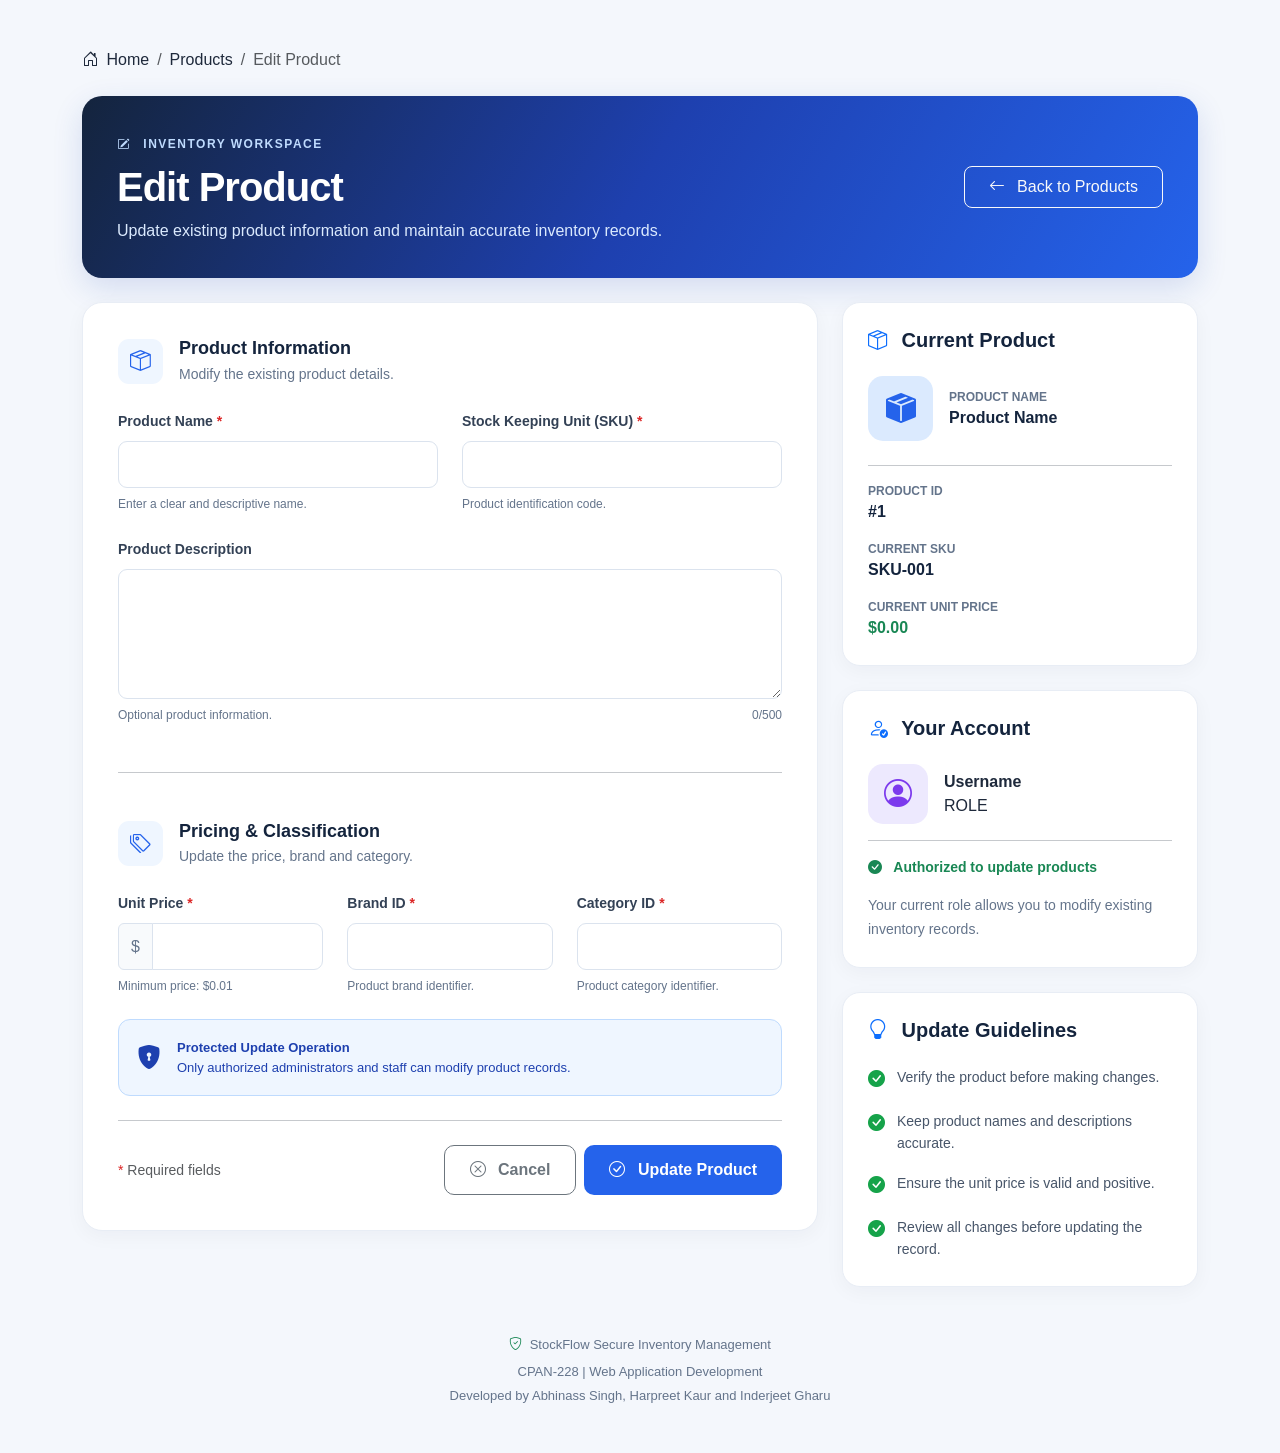
<file: src/main/resources/templates/edit-product.html>
<!DOCTYPE html>
<html lang="en" xmlns:th="http://www.thymeleaf.org">

<head>

    <meta charset="UTF-8">

    <meta name="viewport"
          content="width=device-width, initial-scale=1.0">

    <title>Edit Product | StockFlow</title>

    <!-- Bootstrap CSS -->
    <link href="https://cdn.jsdelivr.net/npm/bootstrap@5.3.3/dist/css/bootstrap.min.css"
          rel="stylesheet">

    <!-- Bootstrap Icons -->
    <link href="https://cdn.jsdelivr.net/npm/bootstrap-icons@1.11.3/font/bootstrap-icons.min.css"
          rel="stylesheet">

    <!-- StockFlow Security Styles -->
    <link rel="stylesheet" th:href="@{/css/security.css}">

    <style>

        body {
            background: #f4f7fc;
            font-family: Arial, sans-serif;
            color: #1e293b;
        }

        /* Page Header */

        .page-header {
            background: linear-gradient(
                120deg,
                #14243d,
                #1e40af,
                #2563eb
            );
            color: white;
            padding: 35px;
            border-radius: 20px;
            box-shadow: 0 10px 30px rgba(30, 64, 175, 0.15);
        }

        .page-header h1 {
            font-weight: 800;
            letter-spacing: -1px;
        }

        .page-header p {
            color: #dbeafe;
        }

        .page-label {
            font-size: 12px;
            font-weight: 700;
            letter-spacing: 1.5px;
            color: #bfdbfe;
        }

        /* Breadcrumb */

        .breadcrumb-item a {
            text-decoration: none;
            color: #2563eb;
            font-weight: 500;
        }

        /* Form Card */

        .form-card {
            background: white;
            border: 1px solid #e8edf5;
            border-radius: 20px;
            padding: 35px;
            box-shadow: 0 5px 20px rgba(15, 23, 42, 0.04);
        }

        .section-heading {
            font-size: 18px;
            font-weight: 700;
            color: #14243d;
        }

        .section-description {
            color: #64748b;
            font-size: 14px;
        }

        .section-icon {
            width: 45px;
            height: 45px;
            background: #eff6ff;
            color: #2563eb;
            border-radius: 11px;
            display: flex;
            align-items: center;
            justify-content: center;
            font-size: 21px;
        }

        /* Form Controls */

        .form-label {
            color: #334155;
            font-size: 14px;
            font-weight: 600;
            margin-bottom: 9px;
        }

        .form-control {
            border: 1px solid #dbe3ee;
            border-radius: 9px;
            padding: 12px 14px;
            font-size: 14px;
            min-height: 46px;
            background: white;
        }

        .form-control:focus {
            border-color: #2563eb;
            box-shadow: 0 0 0 4px rgba(37, 99, 235, 0.10);
        }

        textarea.form-control {
            min-height: 130px;
            resize: vertical;
        }

        .input-group-text {
            background: #f8fafc;
            border-color: #dbe3ee;
            color: #64748b;
        }

        .required {
            color: #dc2626;
        }

        .form-text {
            color: #64748b;
            font-size: 12px;
            margin-top: 7px;
        }

        /* Sidebar Cards */

        .info-card {
            background: white;
            border: 1px solid #e8edf5;
            border-radius: 18px;
            padding: 25px;
            box-shadow: 0 5px 20px rgba(15, 23, 42, 0.04);
        }

        .info-card h5 {
            color: #14243d;
            font-weight: 700;
        }

        .info-card p {
            color: #64748b;
            font-size: 14px;
            line-height: 1.7;
        }

        .profile-icon {
            width: 60px;
            height: 60px;
            background: #ede9fe;
            color: #7c3aed;
            border-radius: 15px;
            display: flex;
            align-items: center;
            justify-content: center;
            font-size: 28px;
        }

        .product-icon {
            width: 65px;
            height: 65px;
            background: #dbeafe;
            color: #2563eb;
            border-radius: 15px;
            display: flex;
            align-items: center;
            justify-content: center;
            font-size: 30px;
        }

        .detail-label {
            font-size: 12px;
            font-weight: 600;
            color: #64748b;
            text-transform: uppercase;
        }

        .detail-value {
            color: #14243d;
            font-weight: 600;
            overflow-wrap: anywhere;
        }

        .guideline {
            display: flex;
            align-items: flex-start;
            gap: 12px;
            margin-bottom: 17px;
            color: #475569;
            font-size: 14px;
            line-height: 1.6;
        }

        .guideline i {
            color: #16a34a;
            font-size: 17px;
        }

        /* Security Notice */

        .security-notice {
            background: #eff6ff;
            border: 1px solid #bfdbfe;
            color: #1e40af;
            padding: 18px;
            border-radius: 12px;
            font-size: 13px;
        }

        /* Buttons */

        .update-btn {
            background: #2563eb;
            border: none;
            border-radius: 10px;
            padding: 13px 25px;
            font-weight: 600;
            color: white;
        }

        .update-btn:hover {
            background: #1d4ed8;
            color: white;
        }

        .cancel-btn {
            border-radius: 10px;
            padding: 12px 25px;
            font-weight: 600;
        }

        /* Footer */

        footer {
            color: #64748b;
            font-size: 13px;
        }

        @media (max-width: 768px) {

            .page-header {
                padding: 25px;
            }

            .form-card {
                padding: 22px;
            }

            .page-header h1 {
                font-size: 28px;
            }

        }

    </style>

</head>

<body>

<!-- Reusable Role-Based Navigation -->

<div th:replace="~{fragments/navbar :: navbar}"></div>


<main class="container py-5">

    <!-- Breadcrumb Navigation -->

    <nav aria-label="breadcrumb">

        <ol class="breadcrumb mb-4">

            <li class="breadcrumb-item">

                <a th:href="@{/}">

                    <i class="bi bi-house-door me-1"></i>
                    Home

                </a>

            </li>

            <li class="breadcrumb-item">

                <a th:href="@{/products}">
                    Products
                </a>

            </li>

            <li class="breadcrumb-item active"
                aria-current="page">

                Edit Product

            </li>

        </ol>

    </nav>


    <!-- Premium Page Header -->

    <section class="page-header mb-4">

        <div class="d-flex flex-wrap justify-content-between
                    align-items-center gap-3">

            <div>

                <span class="page-label">

                    <i class="bi bi-pencil-square me-2"></i>

                    INVENTORY WORKSPACE

                </span>

                <h1 class="mt-2 mb-2">
                    Edit Product
                </h1>

                <p class="mb-0">

                    Update existing product information
                    and maintain accurate inventory records.

                </p>

            </div>

            <a th:href="@{/products}"
               class="btn btn-outline-light rounded-3 px-4 py-2">

                <i class="bi bi-arrow-left me-2"></i>

                Back to Products

            </a>

        </div>

    </section>


    <div class="row g-4">

        <!-- Main Product Form -->

        <div class="col-lg-8">

            <div class="form-card">

                <form th:action="@{/products/save}"
                      th:object="${product}"
                      method="post">

                    <!-- Preserve Existing Product ID -->

                    <input type="hidden" th:field="*{id}">


                    <!-- Product Information Heading -->

                    <div class="d-flex align-items-center gap-3 mb-4">

                        <div class="section-icon">

                            <i class="bi bi-box-seam"></i>

                        </div>

                        <div>

                            <h2 class="section-heading mb-1">

                                Product Information

                            </h2>

                            <p class="section-description mb-0">

                                Modify the existing product details.

                            </p>

                        </div>

                    </div>


                    <div class="row g-4">

                        <!-- Product Name -->

                        <div class="col-md-6">

                            <label for="name" class="form-label">

                                Product Name

                                <span class="required">*</span>

                            </label>

                            <input type="text"
                                   id="name"
                                   th:field="*{name}"
                                   class="form-control"
                                   maxlength="120"
                                   required>

                            <div class="form-text">

                                Enter a clear and descriptive name.

                            </div>

                        </div>


                        <!-- SKU -->

                        <div class="col-md-6">

                            <label for="sku" class="form-label">

                                Stock Keeping Unit (SKU)

                                <span class="required">*</span>

                            </label>

                            <input type="text"
                                   id="sku"
                                   th:field="*{sku}"
                                   class="form-control"
                                   maxlength="30"
                                   required>

                            <div class="form-text">

                                Product identification code.

                            </div>

                        </div>


                        <!-- Description -->

                        <div class="col-12">

                            <label for="description"
                                   class="form-label">

                                Product Description

                            </label>

                            <textarea id="description"
                                      th:field="*{description}"
                                      class="form-control"
                                      rows="4"
                                      maxlength="500"></textarea>

                            <div class="d-flex justify-content-between">

                                <div class="form-text">

                                    Optional product information.

                                </div>

                                <div class="form-text">

                                    <span id="characterCount">0</span>/500

                                </div>

                            </div>

                        </div>

                    </div>


                    <hr class="my-5">


                    <!-- Pricing and Classification Heading -->

                    <div class="d-flex align-items-center gap-3 mb-4">

                        <div class="section-icon">

                            <i class="bi bi-tags"></i>

                        </div>

                        <div>

                            <h2 class="section-heading mb-1">

                                Pricing & Classification

                            </h2>

                            <p class="section-description mb-0">

                                Update the price, brand and category.

                            </p>

                        </div>

                    </div>


                    <div class="row g-4">

                        <!-- Unit Price -->

                        <div class="col-md-4">

                            <label for="unitPrice"
                                   class="form-label">

                                Unit Price

                                <span class="required">*</span>

                            </label>

                            <div class="input-group">

                                <span class="input-group-text">
                                    $
                                </span>

                                <input type="number"
                                       id="unitPrice"
                                       th:field="*{unitPrice}"
                                       class="form-control"
                                       min="0.01"
                                       step="0.01"
                                       required>

                            </div>

                            <div class="form-text">

                                Minimum price: $0.01

                            </div>

                        </div>


                        <!-- Brand ID -->

                        <div class="col-md-4">

                            <label for="brandId"
                                   class="form-label">

                                Brand ID

                                <span class="required">*</span>

                            </label>

                            <input type="number"
                                   id="brandId"
                                   th:field="*{brandId}"
                                   class="form-control"
                                   min="1"
                                   step="1"
                                   required>

                            <div class="form-text">

                                Product brand identifier.

                            </div>

                        </div>


                        <!-- Category ID -->

                        <div class="col-md-4">

                            <label for="categoryId"
                                   class="form-label">

                                Category ID

                                <span class="required">*</span>

                            </label>

                            <input type="number"
                                   id="categoryId"
                                   th:field="*{categoryId}"
                                   class="form-control"
                                   min="1"
                                   step="1"
                                   required>

                            <div class="form-text">

                                Product category identifier.

                            </div>

                        </div>

                    </div>


                    <!-- Security Notice -->

                    <div class="security-notice mt-4">

                        <div class="d-flex align-items-center gap-3">

                            <i class="bi bi-shield-lock-fill fs-4"></i>

                            <div>

                                <strong>Protected Update Operation</strong>

                                <div>

                                    Only authorized administrators and
                                    staff can modify product records.

                                </div>

                            </div>

                        </div>

                    </div>


                    <!-- Form Actions -->

                    <hr class="my-4">

                    <div class="d-flex flex-wrap
                                justify-content-between
                                align-items-center gap-3">

                        <small class="text-muted">

                            <span class="required">*</span>

                            Required fields

                        </small>

                        <div class="d-flex flex-wrap gap-2">

                            <a th:href="@{/products}"
                               class="btn btn-outline-secondary cancel-btn">

                                <i class="bi bi-x-circle me-2"></i>

                                Cancel

                            </a>

                            <button type="submit"
                                    class="btn update-btn"
                                    th:if="${canManageProducts}">

                                <i class="bi bi-check-circle me-2"></i>

                                Update Product

                            </button>

                        </div>

                    </div>

                </form>

            </div>

        </div>


        <!-- Right Sidebar -->

        <div class="col-lg-4">


            <!-- Existing Product Summary -->

            <div class="info-card mb-4">

                <h5 class="mb-4">

                    <i class="bi bi-box-seam me-2 text-primary"></i>

                    Current Product

                </h5>

                <div class="d-flex align-items-center gap-3 mb-4">

                    <div class="product-icon">

                        <i class="bi bi-box-seam-fill"></i>

                    </div>

                    <div>

                        <div class="detail-label">

                            Product Name

                        </div>

                        <div class="detail-value"
                             th:text="${product.name}">

                            Product Name

                        </div>

                    </div>

                </div>

                <hr>

                <div class="mb-3">

                    <div class="detail-label">
                        Product ID
                    </div>

                    <div class="detail-value"
                         th:text="${'#' + product.id}">

                        #1

                    </div>

                </div>

                <div class="mb-3">

                    <div class="detail-label">
                        Current SKU
                    </div>

                    <div class="detail-value"
                         th:text="${product.sku}">

                        SKU-001

                    </div>

                </div>

                <div>

                    <div class="detail-label">
                        Current Unit Price
                    </div>

                    <div class="detail-value text-success"
                         th:text="${product.unitPrice != null
                         ? '$' + #numbers.formatDecimal(product.unitPrice, 1, 2)
                         : 'N/A'}">

                        $0.00

                    </div>

                </div>

            </div>


            <!-- Current User Information -->

            <div class="info-card mb-4">

                <h5 class="mb-4">

                    <i class="bi bi-person-check me-2 text-primary"></i>

                    Your Account

                </h5>

                <div class="d-flex align-items-center gap-3">

                    <div class="profile-icon">

                        <i class="bi bi-person-circle"></i>

                    </div>

                    <div>

                        <div class="fw-bold"
                             th:text="${currentUsername}">

                            Username

                        </div>

                        <span class="role-badge mt-2"
                              th:classappend="${'role-' + currentRole}"
                              th:text="${currentRole}">

                            ROLE

                        </span>

                    </div>

                </div>

                <hr>

                <div class="text-success small fw-semibold">

                    <i class="bi bi-check-circle-fill me-2"></i>

                    Authorized to update products

                </div>

                <p class="mt-3 mb-0">

                    Your current role allows you to modify
                    existing inventory records.

                </p>

            </div>


            <!-- Update Guidelines -->

            <div class="info-card">

                <h5 class="mb-4">

                    <i class="bi bi-lightbulb me-2 text-primary"></i>

                    Update Guidelines

                </h5>

                <div class="guideline">

                    <i class="bi bi-check-circle-fill"></i>

                    <span>

                        Verify the product before making changes.

                    </span>

                </div>

                <div class="guideline">

                    <i class="bi bi-check-circle-fill"></i>

                    <span>

                        Keep product names and descriptions accurate.

                    </span>

                </div>

                <div class="guideline">

                    <i class="bi bi-check-circle-fill"></i>

                    <span>

                        Ensure the unit price is valid and positive.

                    </span>

                </div>

                <div class="guideline mb-0">

                    <i class="bi bi-check-circle-fill"></i>

                    <span>

                        Review all changes before updating the record.

                    </span>

                </div>

            </div>

        </div>

    </div>


    <!-- Footer -->

    <footer class="text-center mt-5">

        <i class="bi bi-shield-check text-success me-1"></i>

        StockFlow Secure Inventory Management

        <div class="mt-2">

            CPAN-228 | Web Application Development

        </div>

        <div class="mt-1">

            Developed by Abhinass Singh,
            Harpreet Kaur and Inderjeet Gharu

        </div>

    </footer>

</main>


<!-- Bootstrap JavaScript -->

<script src="https://cdn.jsdelivr.net/npm/bootstrap@5.3.3/dist/js/bootstrap.bundle.min.js"></script>


<!-- Description Character Counter -->

<script>

    const description = document.getElementById("description");

    const characterCount = document.getElementById("characterCount");

    function updateCharacterCount() {

        characterCount.textContent = description.value.length;

    }

    description.addEventListener("input", updateCharacterCount);

    updateCharacterCount();

</script>

</body>

</html>
</file>
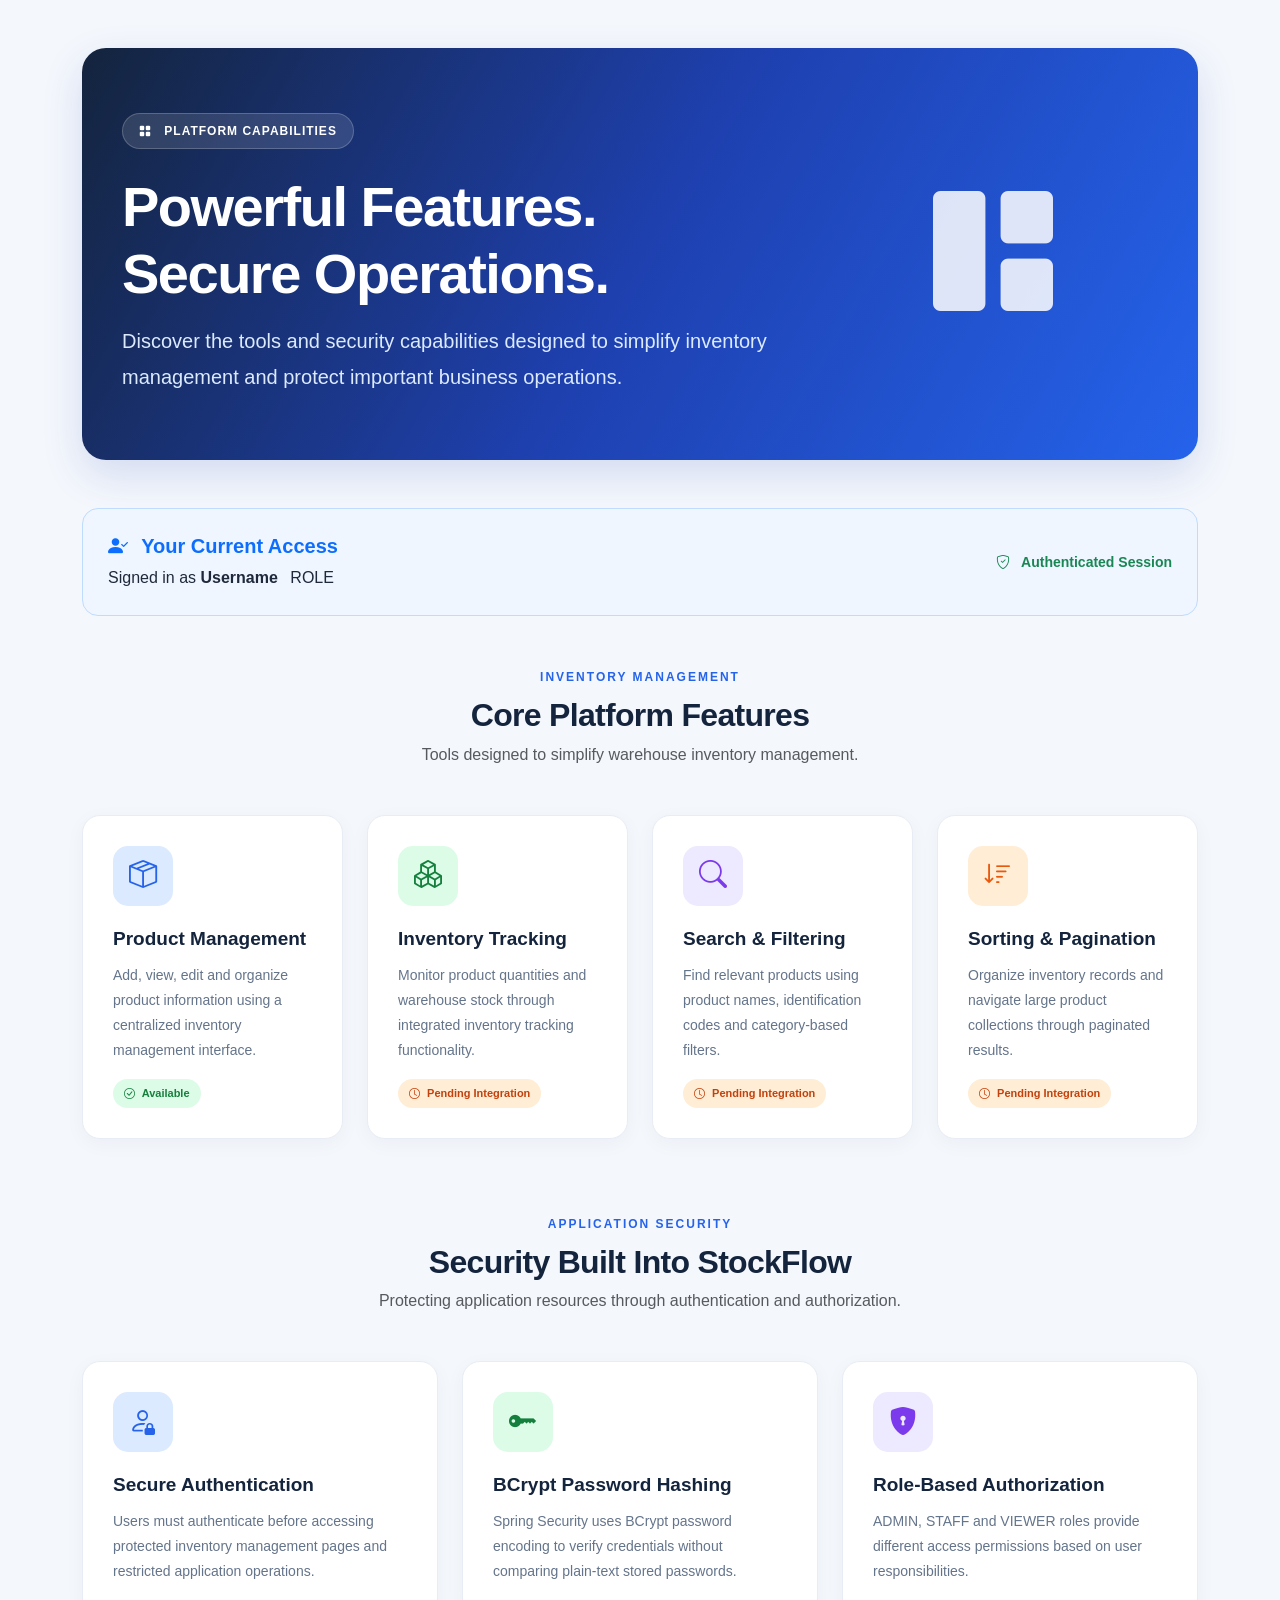
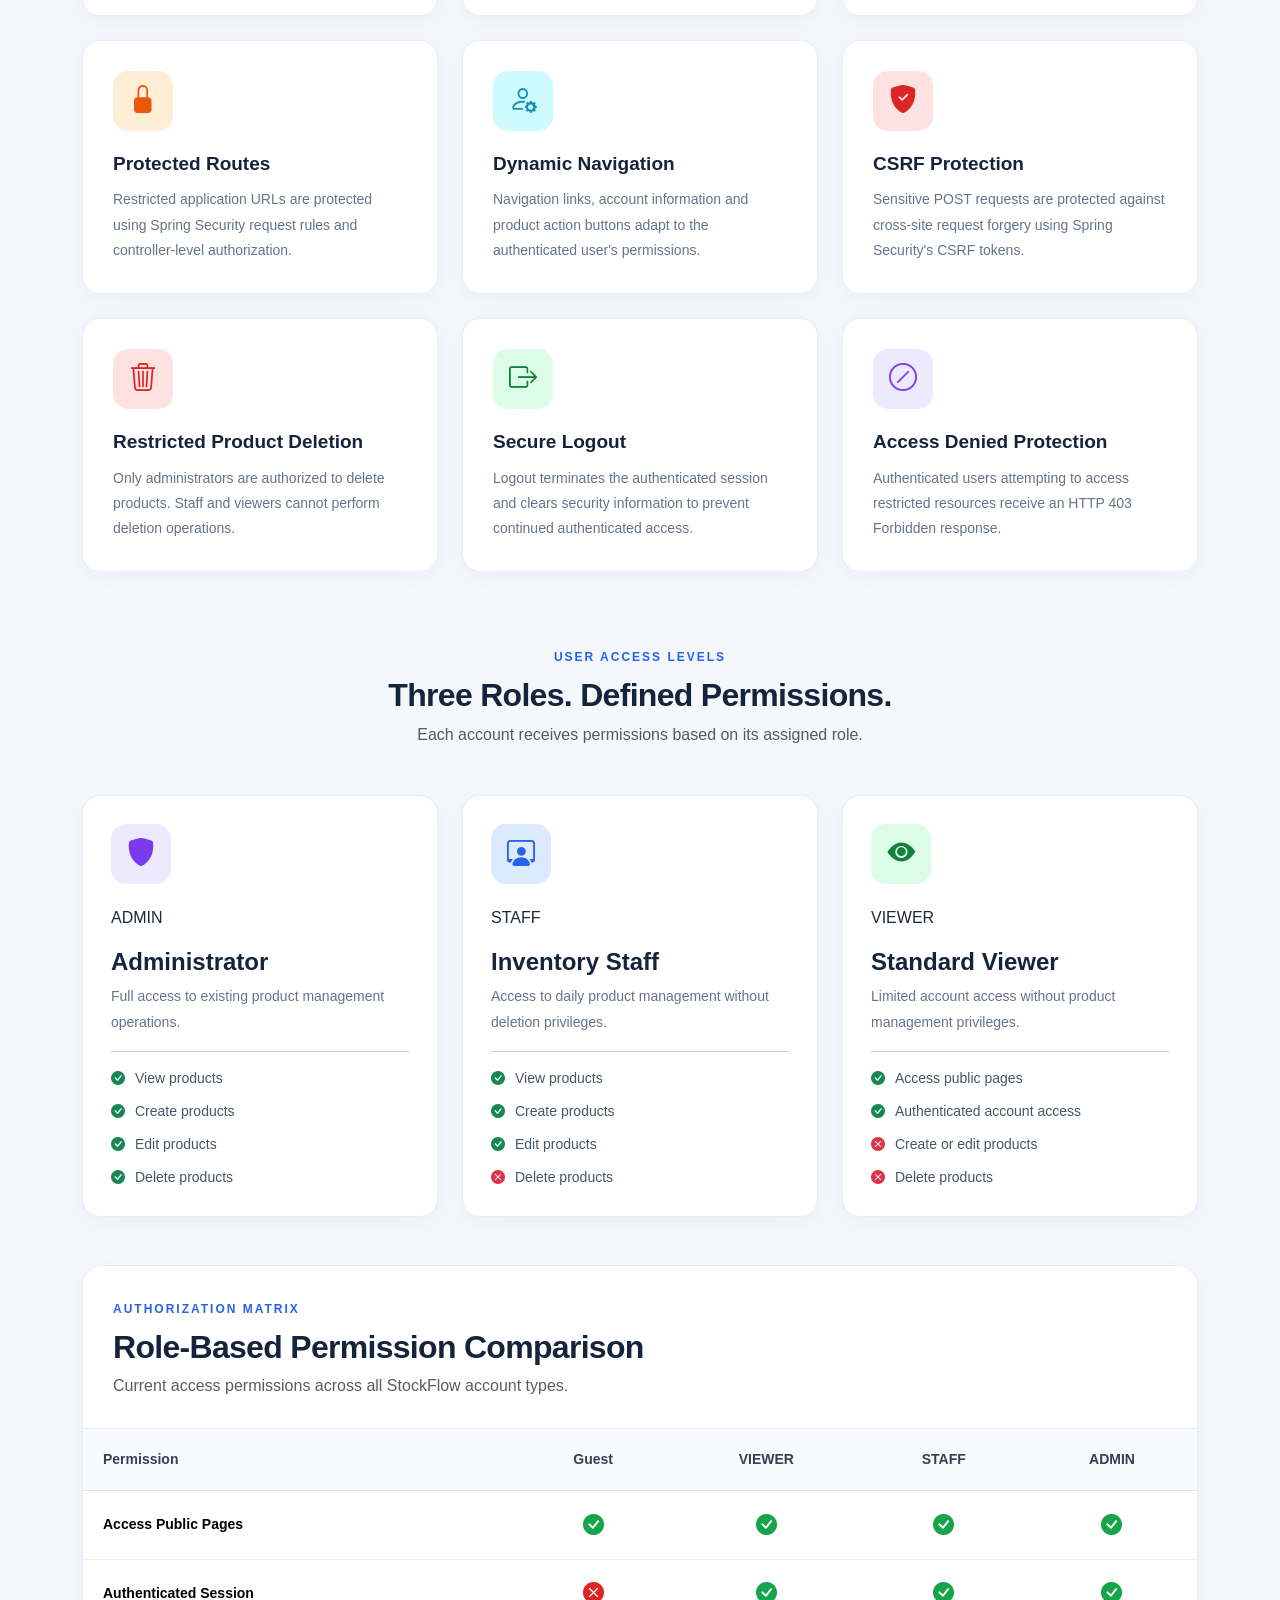
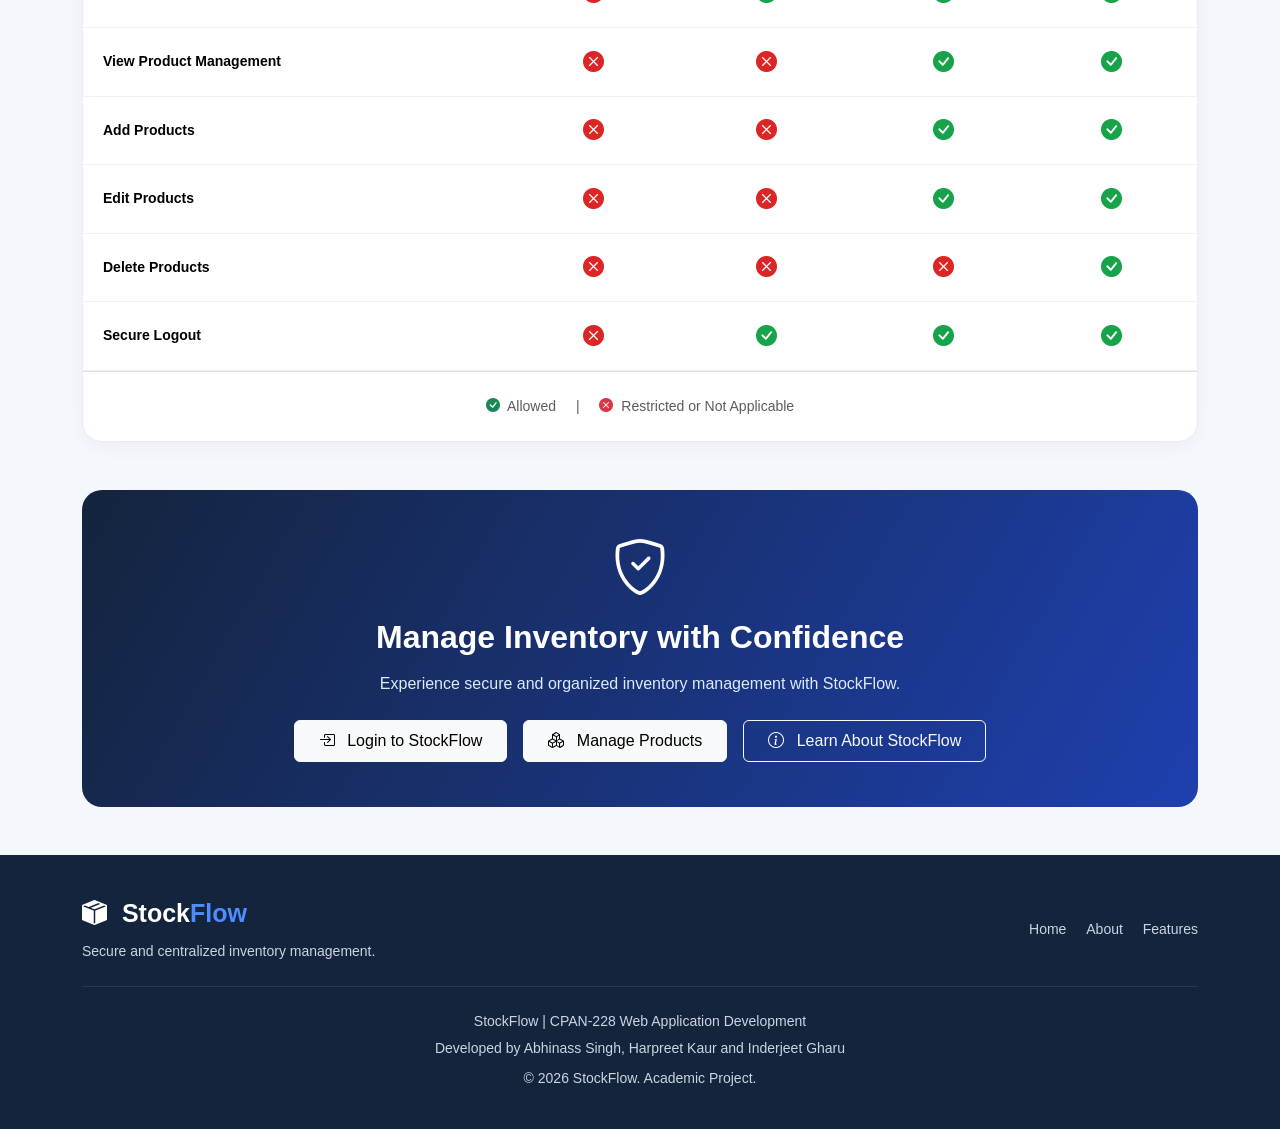
<file: src/main/resources/templates/features.html>
<!DOCTYPE html>
<html lang="en" xmlns:th="http://www.thymeleaf.org">

<head>

    <meta charset="UTF-8">

    <meta name="viewport"
          content="width=device-width, initial-scale=1.0">

    <title>Features | StockFlow</title>

    <!-- Bootstrap CSS -->
    <link href="https://cdn.jsdelivr.net/npm/bootstrap@5.3.3/dist/css/bootstrap.min.css"
          rel="stylesheet">

    <!-- Bootstrap Icons -->
    <link href="https://cdn.jsdelivr.net/npm/bootstrap-icons@1.11.3/font/bootstrap-icons.min.css"
          rel="stylesheet">

    <!-- StockFlow Security Styles -->
    <link rel="stylesheet" th:href="@{/css/security.css}">

    <style>

        body {
            background: #f4f7fc;
            font-family: Arial, sans-serif;
            color: #1e293b;
        }

        /* Hero Section */

        .features-hero {
            background: linear-gradient(
                120deg,
                #14243d,
                #1e40af,
                #2563eb
            );
            color: white;
            padding: 65px 40px;
            border-radius: 24px;
            box-shadow: 0 15px 40px rgba(30, 64, 175, 0.15);
        }

        .features-hero h1 {
            font-weight: 800;
            letter-spacing: -1.5px;
        }

        .features-hero p {
            color: #dbeafe;
            line-height: 1.8;
        }

        .hero-label {
            display: inline-block;
            background: rgba(255, 255, 255, 0.12);
            border: 1px solid rgba(255, 255, 255, 0.20);
            padding: 8px 16px;
            border-radius: 30px;
            font-size: 12px;
            font-weight: 700;
            letter-spacing: 1px;
        }

        .hero-icon {
            font-size: 120px;
            color: rgba(255, 255, 255, 0.85);
        }

        /* Section Headings */

        .section-label {
            color: #2563eb;
            font-size: 12px;
            font-weight: 700;
            letter-spacing: 2px;
            text-transform: uppercase;
        }

        .section-title {
            color: #14243d;
            font-weight: 800;
            letter-spacing: -0.7px;
        }

        /* Feature Cards */

        .feature-card {
            background: white;
            border: 1px solid #e8edf5;
            border-radius: 18px;
            padding: 30px;
            height: 100%;
            box-shadow: 0 5px 20px rgba(15, 23, 42, 0.04);
            transition: transform 0.25s ease,
                        box-shadow 0.25s ease;
        }

        .feature-card:hover {
            transform: translateY(-5px);
            box-shadow: 0 12px 28px rgba(15, 23, 42, 0.08);
        }

        .feature-icon {
            width: 60px;
            height: 60px;
            border-radius: 15px;
            display: flex;
            align-items: center;
            justify-content: center;
            font-size: 28px;
            margin-bottom: 22px;
        }

        .icon-blue {
            background: #dbeafe;
            color: #2563eb;
        }

        .icon-green {
            background: #dcfce7;
            color: #15803d;
        }

        .icon-purple {
            background: #ede9fe;
            color: #7c3aed;
        }

        .icon-orange {
            background: #ffedd5;
            color: #ea580c;
        }

        .icon-red {
            background: #fee2e2;
            color: #dc2626;
        }

        .icon-cyan {
            background: #cffafe;
            color: #0891b2;
        }

        .feature-card h4 {
            color: #14243d;
            font-size: 19px;
            font-weight: 700;
            margin-bottom: 12px;
        }

        .feature-card p {
            color: #64748b;
            font-size: 14px;
            line-height: 1.8;
        }

        .feature-status {
            display: inline-block;
            padding: 6px 11px;
            border-radius: 20px;
            font-size: 11px;
            font-weight: 700;
        }

        .status-available {
            background: #dcfce7;
            color: #15803d;
        }

        .status-planned {
            background: #ffedd5;
            color: #c2410c;
        }

        /* Permission Matrix */

        .permission-card {
            background: white;
            border: 1px solid #e8edf5;
            border-radius: 20px;
            overflow: hidden;
            box-shadow: 0 5px 20px rgba(15, 23, 42, 0.04);
        }

        .permission-header {
            padding: 30px;
            border-bottom: 1px solid #e8edf5;
        }

        .permission-table {
            margin-bottom: 0;
        }

        .permission-table thead th {
            background: #f8fafc;
            padding: 20px;
            color: #334155;
            font-size: 14px;
            white-space: nowrap;
        }

        .permission-table tbody td {
            padding: 18px 20px;
            border-color: #edf2f7;
            vertical-align: middle;
            font-size: 14px;
        }

        .permission-name {
            font-weight: 600;
            color: #334155;
        }

        .allowed {
            color: #16a34a;
            font-size: 21px;
        }

        .denied {
            color: #dc2626;
            font-size: 21px;
        }

        /* Role Cards */

        .role-card {
            background: white;
            border: 1px solid #e8edf5;
            border-radius: 18px;
            padding: 28px;
            height: 100%;
            box-shadow: 0 5px 20px rgba(15, 23, 42, 0.04);
        }

        .role-card h4 {
            font-weight: 700;
            color: #14243d;
            margin-top: 18px;
        }

        .role-card p {
            color: #64748b;
            font-size: 14px;
            line-height: 1.8;
        }

        .role-permission {
            display: flex;
            align-items: center;
            gap: 10px;
            margin-bottom: 12px;
            font-size: 14px;
            color: #475569;
        }

        /* Account Information */

        .account-card {
            background: #eff6ff;
            border: 1px solid #bfdbfe;
            border-radius: 16px;
            padding: 25px;
        }

        /* Call To Action */

        .cta-section {
            background: linear-gradient(
                120deg,
                #14243d,
                #1e40af
            );
            color: white;
            padding: 45px;
            border-radius: 20px;
        }

        .cta-section p {
            color: #dbeafe;
        }

        /* Footer */

        footer {
            background: #14243d;
            color: #cbd5e1;
            padding: 40px 0;
        }

        .footer-brand {
            font-size: 25px;
            font-weight: 800;
            color: white;
        }

        .footer-brand span {
            color: #4f8cff;
        }

        .footer-link {
            color: #cbd5e1;
            text-decoration: none;
            font-size: 14px;
        }

        .footer-link:hover {
            color: white;
        }

        /* Responsive Design */

        @media (max-width: 768px) {

            .features-hero {
                padding: 40px 25px;
                text-align: center;
            }

            .features-hero h1 {
                font-size: 36px;
            }

            .hero-icon {
                font-size: 85px;
                margin-top: 25px;
            }

            .feature-card,
            .role-card {
                padding: 22px;
            }

            .cta-section {
                padding: 30px 20px;
            }

        }

    </style>

</head>

<body>

<!-- Reusable Role-Based Navigation -->

<div th:replace="~{fragments/navbar :: navbar}"></div>


<main class="container my-5">

    <!-- Hero Section -->

    <section class="features-hero mb-5">

        <div class="row align-items-center">

            <div class="col-lg-8">

                <span class="hero-label">

                    <i class="bi bi-grid-fill me-2"></i>

                    PLATFORM CAPABILITIES

                </span>

                <h1 class="display-4 mt-4">

                    Powerful Features.
                    <br>
                    Secure Operations.

                </h1>

                <p class="lead mt-3 mb-0">

                    Discover the tools and security capabilities
                    designed to simplify inventory management
                    and protect important business operations.

                </p>

            </div>

            <div class="col-lg-4 text-center">

                <i class="bi bi-grid-1x2-fill hero-icon"></i>

            </div>

        </div>

    </section>


    <!-- Current Account Information -->

    <section th:if="${currentUsername != null}"
             class="account-card mb-5">

        <div class="d-flex flex-wrap
                    justify-content-between
                    align-items-center gap-3">

            <div>

                <h5 class="fw-bold text-primary mb-2">

                    <i class="bi bi-person-check-fill me-2"></i>

                    Your Current Access

                </h5>

                <span>

                    Signed in as

                    <strong th:text="${currentUsername}">
                        Username
                    </strong>

                </span>

                <span class="role-badge ms-2"
                      th:classappend="${'role-' + currentRole}"
                      th:text="${currentRole}">

                    ROLE

                </span>

            </div>

            <span class="text-success fw-semibold small">

                <i class="bi bi-shield-check me-2"></i>

                Authenticated Session

            </span>

        </div>

    </section>


    <!-- Core Inventory Features -->

    <section class="mb-5">

        <div class="text-center mb-5">

            <span class="section-label">

                Inventory Management

            </span>

            <h2 class="section-title mt-2">

                Core Platform Features

            </h2>

            <p class="text-muted">

                Tools designed to simplify warehouse
                inventory management.

            </p>

        </div>

        <div class="row g-4">

            <!-- Product Management -->

            <div class="col-md-6 col-lg-3">

                <div class="feature-card">

                    <div class="feature-icon icon-blue">

                        <i class="bi bi-box-seam"></i>

                    </div>

                    <h4>Product Management</h4>

                    <p>

                        Add, view, edit and organize product
                        information using a centralized
                        inventory management interface.

                    </p>

                    <span class="feature-status status-available">

                        <i class="bi bi-check-circle me-1"></i>

                        Available

                    </span>

                </div>

            </div>


            <!-- Inventory Tracking -->

            <div class="col-md-6 col-lg-3">

                <div class="feature-card">

                    <div class="feature-icon icon-green">

                        <i class="bi bi-boxes"></i>

                    </div>

                    <h4>Inventory Tracking</h4>

                    <p>

                        Monitor product quantities and
                        warehouse stock through integrated
                        inventory tracking functionality.

                    </p>

                    <span class="feature-status status-planned">

                        <i class="bi bi-clock me-1"></i>

                        Pending Integration

                    </span>

                </div>

            </div>


            <!-- Search and Filtering -->

            <div class="col-md-6 col-lg-3">

                <div class="feature-card">

                    <div class="feature-icon icon-purple">

                        <i class="bi bi-search"></i>

                    </div>

                    <h4>Search &amp; Filtering</h4>

                    <p>

                        Find relevant products using
                        product names, identification codes
                        and category-based filters.

                    </p>

                    <span class="feature-status status-planned">

                        <i class="bi bi-clock me-1"></i>

                        Pending Integration

                    </span>

                </div>

            </div>


            <!-- Sorting and Pagination -->

            <div class="col-md-6 col-lg-3">

                <div class="feature-card">

                    <div class="feature-icon icon-orange">

                        <i class="bi bi-sort-down"></i>

                    </div>

                    <h4>Sorting &amp; Pagination</h4>

                    <p>

                        Organize inventory records and
                        navigate large product collections
                        through paginated results.

                    </p>

                    <span class="feature-status status-planned">

                        <i class="bi bi-clock me-1"></i>

                        Pending Integration

                    </span>

                </div>

            </div>

        </div>

    </section>


    <!-- Security Features -->

    <section class="py-4 mb-5">

        <div class="text-center mb-5">

            <span class="section-label">

                Application Security

            </span>

            <h2 class="section-title mt-2">

                Security Built Into StockFlow

            </h2>

            <p class="text-muted">

                Protecting application resources through
                authentication and authorization.

            </p>

        </div>

        <div class="row g-4">

            <!-- Authentication -->

            <div class="col-md-6 col-lg-4">

                <div class="feature-card">

                    <div class="feature-icon icon-blue">

                        <i class="bi bi-person-lock"></i>

                    </div>

                    <h4>Secure Authentication</h4>

                    <p class="mb-0">

                        Users must authenticate before accessing
                        protected inventory management pages
                        and restricted application operations.

                    </p>

                </div>

            </div>


            <!-- Password Encoding -->

            <div class="col-md-6 col-lg-4">

                <div class="feature-card">

                    <div class="feature-icon icon-green">

                        <i class="bi bi-key-fill"></i>

                    </div>

                    <h4>BCrypt Password Hashing</h4>

                    <p class="mb-0">

                        Spring Security uses BCrypt password
                        encoding to verify credentials without
                        comparing plain-text stored passwords.

                    </p>

                </div>

            </div>


            <!-- Role-Based Authorization -->

            <div class="col-md-6 col-lg-4">

                <div class="feature-card">

                    <div class="feature-icon icon-purple">

                        <i class="bi bi-shield-lock-fill"></i>

                    </div>

                    <h4>Role-Based Authorization</h4>

                    <p class="mb-0">

                        ADMIN, STAFF and VIEWER roles provide
                        different access permissions based on
                        user responsibilities.

                    </p>

                </div>

            </div>


            <!-- Protected Routes -->

            <div class="col-md-6 col-lg-4">

                <div class="feature-card">

                    <div class="feature-icon icon-orange">

                        <i class="bi bi-lock-fill"></i>

                    </div>

                    <h4>Protected Routes</h4>

                    <p class="mb-0">

                        Restricted application URLs are protected
                        using Spring Security request rules
                        and controller-level authorization.

                    </p>

                </div>

            </div>


            <!-- Dynamic Navigation -->

            <div class="col-md-6 col-lg-4">

                <div class="feature-card">

                    <div class="feature-icon icon-cyan">

                        <i class="bi bi-person-gear"></i>

                    </div>

                    <h4>Dynamic Navigation</h4>

                    <p class="mb-0">

                        Navigation links, account information
                        and product action buttons adapt to
                        the authenticated user's permissions.

                    </p>

                </div>

            </div>


            <!-- CSRF Protection -->

            <div class="col-md-6 col-lg-4">

                <div class="feature-card">

                    <div class="feature-icon icon-red">

                        <i class="bi bi-shield-fill-check"></i>

                    </div>

                    <h4>CSRF Protection</h4>

                    <p class="mb-0">

                        Sensitive POST requests are protected
                        against cross-site request forgery
                        using Spring Security's CSRF tokens.

                    </p>

                </div>

            </div>


            <!-- Secure Deletion -->

            <div class="col-md-6 col-lg-4">

                <div class="feature-card">

                    <div class="feature-icon icon-red">

                        <i class="bi bi-trash3"></i>

                    </div>

                    <h4>Restricted Product Deletion</h4>

                    <p class="mb-0">

                        Only administrators are authorized
                        to delete products. Staff and viewers
                        cannot perform deletion operations.

                    </p>

                </div>

            </div>


            <!-- Session Management -->

            <div class="col-md-6 col-lg-4">

                <div class="feature-card">

                    <div class="feature-icon icon-green">

                        <i class="bi bi-box-arrow-right"></i>

                    </div>

                    <h4>Secure Logout</h4>

                    <p class="mb-0">

                        Logout terminates the authenticated
                        session and clears security information
                        to prevent continued authenticated access.

                    </p>

                </div>

            </div>


            <!-- Access Denied -->

            <div class="col-md-6 col-lg-4">

                <div class="feature-card">

                    <div class="feature-icon icon-purple">

                        <i class="bi bi-slash-circle"></i>

                    </div>

                    <h4>Access Denied Protection</h4>

                    <p class="mb-0">

                        Authenticated users attempting to
                        access restricted resources receive
                        an HTTP 403 Forbidden response.

                    </p>

                </div>

            </div>

        </div>

    </section>


    <!-- User Roles -->

    <section class="mb-5">

        <div class="text-center mb-5">

            <span class="section-label">

                User Access Levels

            </span>

            <h2 class="section-title mt-2">

                Three Roles. Defined Permissions.

            </h2>

            <p class="text-muted">

                Each account receives permissions based
                on its assigned role.

            </p>

        </div>

        <div class="row g-4">

            <!-- ADMIN -->

            <div class="col-md-4">

                <div class="role-card">

                    <div class="feature-icon icon-purple">

                        <i class="bi bi-shield-fill"></i>

                    </div>

                    <span class="role-badge role-ADMIN">

                        ADMIN

                    </span>

                    <h4>Administrator</h4>

                    <p>

                        Full access to existing product
                        management operations.

                    </p>

                    <hr>

                    <div class="role-permission">

                        <i class="bi bi-check-circle-fill text-success"></i>

                        View products

                    </div>

                    <div class="role-permission">

                        <i class="bi bi-check-circle-fill text-success"></i>

                        Create products

                    </div>

                    <div class="role-permission">

                        <i class="bi bi-check-circle-fill text-success"></i>

                        Edit products

                    </div>

                    <div class="role-permission mb-0">

                        <i class="bi bi-check-circle-fill text-success"></i>

                        Delete products

                    </div>

                </div>

            </div>


            <!-- STAFF -->

            <div class="col-md-4">

                <div class="role-card">

                    <div class="feature-icon icon-blue">

                        <i class="bi bi-person-workspace"></i>

                    </div>

                    <span class="role-badge role-STAFF">

                        STAFF

                    </span>

                    <h4>Inventory Staff</h4>

                    <p>

                        Access to daily product management
                        without deletion privileges.

                    </p>

                    <hr>

                    <div class="role-permission">

                        <i class="bi bi-check-circle-fill text-success"></i>

                        View products

                    </div>

                    <div class="role-permission">

                        <i class="bi bi-check-circle-fill text-success"></i>

                        Create products

                    </div>

                    <div class="role-permission">

                        <i class="bi bi-check-circle-fill text-success"></i>

                        Edit products

                    </div>

                    <div class="role-permission mb-0">

                        <i class="bi bi-x-circle-fill text-danger"></i>

                        Delete products

                    </div>

                </div>

            </div>


            <!-- VIEWER -->

            <div class="col-md-4">

                <div class="role-card">

                    <div class="feature-icon icon-green">

                        <i class="bi bi-eye-fill"></i>

                    </div>

                    <span class="role-badge role-VIEWER">

                        VIEWER

                    </span>

                    <h4>Standard Viewer</h4>

                    <p>

                        Limited account access without
                        product management privileges.

                    </p>

                    <hr>

                    <div class="role-permission">

                        <i class="bi bi-check-circle-fill text-success"></i>

                        Access public pages

                    </div>

                    <div class="role-permission">

                        <i class="bi bi-check-circle-fill text-success"></i>

                        Authenticated account access

                    </div>

                    <div class="role-permission">

                        <i class="bi bi-x-circle-fill text-danger"></i>

                        Create or edit products

                    </div>

                    <div class="role-permission mb-0">

                        <i class="bi bi-x-circle-fill text-danger"></i>

                        Delete products

                    </div>

                </div>

            </div>

        </div>

    </section>


    <!-- Permission Matrix -->

    <section class="permission-card mb-5">

        <div class="permission-header">

            <span class="section-label">

                Authorization Matrix

            </span>

            <h2 class="section-title mt-2 mb-2">

                Role-Based Permission Comparison

            </h2>

            <p class="text-muted mb-0">

                Current access permissions across all
                StockFlow account types.

            </p>

        </div>

        <div class="table-responsive">

            <table class="table table-hover permission-table">

                <thead>

                    <tr>

                        <th scope="col">Permission</th>

                        <th scope="col" class="text-center">
                            Guest
                        </th>

                        <th scope="col" class="text-center">

                            <span class="role-badge role-VIEWER">
                                VIEWER
                            </span>

                        </th>

                        <th scope="col" class="text-center">

                            <span class="role-badge role-STAFF">
                                STAFF
                            </span>

                        </th>

                        <th scope="col" class="text-center">

                            <span class="role-badge role-ADMIN">
                                ADMIN
                            </span>

                        </th>

                    </tr>

                </thead>

                <tbody>

                    <!-- Public Pages -->

                    <tr>

                        <td class="permission-name">
                            Access Public Pages
                        </td>

                        <td class="text-center">
                            <i class="bi bi-check-circle-fill allowed"
                               aria-label="Allowed"></i>
                        </td>

                        <td class="text-center">
                            <i class="bi bi-check-circle-fill allowed"
                               aria-label="Allowed"></i>
                        </td>

                        <td class="text-center">
                            <i class="bi bi-check-circle-fill allowed"
                               aria-label="Allowed"></i>
                        </td>

                        <td class="text-center">
                            <i class="bi bi-check-circle-fill allowed"
                               aria-label="Allowed"></i>
                        </td>

                    </tr>


                    <!-- Authenticated Session -->

                    <tr>

                        <td class="permission-name">
                            Authenticated Session
                        </td>

                        <td class="text-center">
                            <i class="bi bi-x-circle-fill denied"
                               aria-label="Denied"></i>
                        </td>

                        <td class="text-center">
                            <i class="bi bi-check-circle-fill allowed"
                               aria-label="Allowed"></i>
                        </td>

                        <td class="text-center">
                            <i class="bi bi-check-circle-fill allowed"
                               aria-label="Allowed"></i>
                        </td>

                        <td class="text-center">
                            <i class="bi bi-check-circle-fill allowed"
                               aria-label="Allowed"></i>
                        </td>

                    </tr>


                    <!-- View Products -->

                    <tr>

                        <td class="permission-name">
                            View Product Management
                        </td>

                        <td class="text-center">
                            <i class="bi bi-x-circle-fill denied"
                               aria-label="Denied"></i>
                        </td>

                        <td class="text-center">
                            <i class="bi bi-x-circle-fill denied"
                               aria-label="Denied"></i>
                        </td>

                        <td class="text-center">
                            <i class="bi bi-check-circle-fill allowed"
                               aria-label="Allowed"></i>
                        </td>

                        <td class="text-center">
                            <i class="bi bi-check-circle-fill allowed"
                               aria-label="Allowed"></i>
                        </td>

                    </tr>


                    <!-- Add Products -->

                    <tr>

                        <td class="permission-name">
                            Add Products
                        </td>

                        <td class="text-center">
                            <i class="bi bi-x-circle-fill denied"
                               aria-label="Denied"></i>
                        </td>

                        <td class="text-center">
                            <i class="bi bi-x-circle-fill denied"
                               aria-label="Denied"></i>
                        </td>

                        <td class="text-center">
                            <i class="bi bi-check-circle-fill allowed"
                               aria-label="Allowed"></i>
                        </td>

                        <td class="text-center">
                            <i class="bi bi-check-circle-fill allowed"
                               aria-label="Allowed"></i>
                        </td>

                    </tr>


                    <!-- Edit Products -->

                    <tr>

                        <td class="permission-name">
                            Edit Products
                        </td>

                        <td class="text-center">
                            <i class="bi bi-x-circle-fill denied"
                               aria-label="Denied"></i>
                        </td>

                        <td class="text-center">
                            <i class="bi bi-x-circle-fill denied"
                               aria-label="Denied"></i>
                        </td>

                        <td class="text-center">
                            <i class="bi bi-check-circle-fill allowed"
                               aria-label="Allowed"></i>
                        </td>

                        <td class="text-center">
                            <i class="bi bi-check-circle-fill allowed"
                               aria-label="Allowed"></i>
                        </td>

                    </tr>


                    <!-- Delete Products -->

                    <tr>

                        <td class="permission-name">
                            Delete Products
                        </td>

                        <td class="text-center">
                            <i class="bi bi-x-circle-fill denied"
                               aria-label="Denied"></i>
                        </td>

                        <td class="text-center">
                            <i class="bi bi-x-circle-fill denied"
                               aria-label="Denied"></i>
                        </td>

                        <td class="text-center">
                            <i class="bi bi-x-circle-fill denied"
                               aria-label="Denied"></i>
                        </td>

                        <td class="text-center">
                            <i class="bi bi-check-circle-fill allowed"
                               aria-label="Allowed"></i>
                        </td>

                    </tr>


                    <!-- Secure Logout -->

                    <tr>

                        <td class="permission-name">
                            Secure Logout
                        </td>

                        <td class="text-center">
                            <i class="bi bi-x-circle-fill denied"
                               aria-label="Not applicable"></i>
                        </td>

                        <td class="text-center">
                            <i class="bi bi-check-circle-fill allowed"
                               aria-label="Allowed"></i>
                        </td>

                        <td class="text-center">
                            <i class="bi bi-check-circle-fill allowed"
                               aria-label="Allowed"></i>
                        </td>

                        <td class="text-center">
                            <i class="bi bi-check-circle-fill allowed"
                               aria-label="Allowed"></i>
                        </td>

                    </tr>

                </tbody>

            </table>

        </div>

        <div class="p-4 border-top text-center small text-muted">

            <i class="bi bi-check-circle-fill text-success me-1"></i>

            Allowed

            <span class="mx-3">|</span>

            <i class="bi bi-x-circle-fill text-danger me-1"></i>

            Restricted or Not Applicable

        </div>

    </section>


    <!-- Call To Action -->

    <section class="cta-section text-center">

        <i class="bi bi-shield-check display-4"></i>

        <h2 class="fw-bold mt-3">

            Manage Inventory with Confidence

        </h2>

        <p class="mt-3">

            Experience secure and organized inventory
            management with StockFlow.

        </p>

        <div class="d-flex flex-wrap
                    justify-content-center gap-3 mt-4">

            <!-- Guest Only -->

            <a th:if="${currentUsername == null}"
               th:href="@{/login}"
               class="btn btn-light px-4 py-2">

                <i class="bi bi-box-arrow-in-right me-2"></i>

                Login to StockFlow

            </a>


            <!-- ADMIN and STAFF Only -->

            <a th:if="${canManageProducts}"
               th:href="@{/products}"
               class="btn btn-light px-4 py-2">

                <i class="bi bi-boxes me-2"></i>

                Manage Products

            </a>


            <!-- Public About Page -->

            <a th:href="@{/about}"
               class="btn btn-outline-light px-4 py-2">

                <i class="bi bi-info-circle me-2"></i>

                Learn About StockFlow

            </a>

        </div>

    </section>

</main>


<!-- Professional Footer -->

<footer>

    <div class="container">

        <div class="row align-items-center g-4">

            <div class="col-md-6">

                <div class="footer-brand">

                    <i class="bi bi-box-seam-fill me-2"></i>

                    Stock<span>Flow</span>

                </div>

                <p class="small mt-2 mb-0">

                    Secure and centralized inventory management.

                </p>

            </div>

            <div class="col-md-6 text-md-end">

                <a th:href="@{/}"
                   class="footer-link me-3">

                    Home

                </a>

                <a th:href="@{/about}"
                   class="footer-link me-3">

                    About

                </a>

                <a th:href="@{/features}"
                   class="footer-link">

                    Features

                </a>

            </div>

        </div>

        <hr class="border-secondary my-4">

        <div class="text-center">

            <p class="small mb-1">

                StockFlow | CPAN-228 Web Application Development

            </p>

            <small>

                Developed by Abhinass Singh,
                Harpreet Kaur and Inderjeet Gharu

            </small>

            <p class="small mt-2 mb-0">

                &copy; 2026 StockFlow. Academic Project.

            </p>

        </div>

    </div>

</footer>


<!-- Bootstrap JavaScript -->

<script src="https://cdn.jsdelivr.net/npm/bootstrap@5.3.3/dist/js/bootstrap.bundle.min.js"></script>

</body>

</html>
</file>
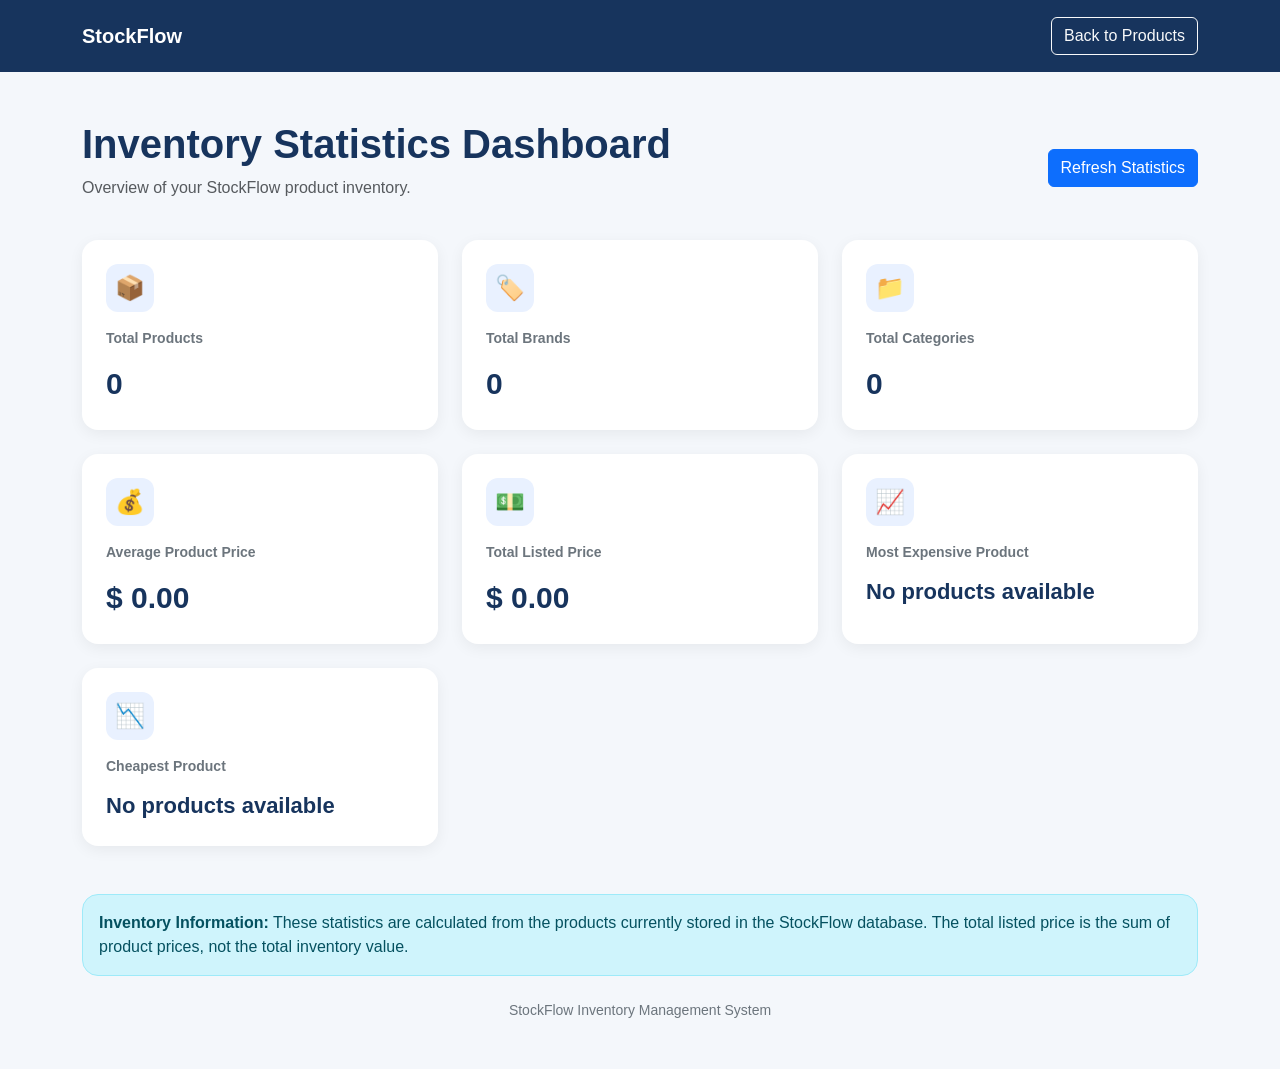
<file: src/main/resources/templates/inventory-dashboard.html>
<!DOCTYPE html>
<html lang="en" xmlns:th="http://www.thymeleaf.org">

<head>
    <meta charset="UTF-8">
    <meta name="viewport" content="width=device-width, initial-scale=1.0">

    <title>Inventory Statistics | StockFlow</title>

    <link href="https://cdn.jsdelivr.net/npm/bootstrap@5.3.3/dist/css/bootstrap.min.css"
          rel="stylesheet">

    <style>
        body {
            background-color: #f4f7fb;
            font-family: Arial, sans-serif;
        }

        .navbar {
            background-color: #17345d;
        }

        .dashboard-title {
            font-weight: 700;
            color: #17345d;
        }

        .stat-card {
            border: none;
            border-radius: 16px;
            background: white;
            box-shadow: 0 4px 15px rgba(0, 0, 0, 0.06);
            transition: transform 0.2s ease;
            height: 100%;
        }

        .stat-card:hover {
            transform: translateY(-4px);
        }

        .stat-label {
            font-size: 14px;
            color: #6c757d;
            font-weight: 600;
        }

        .stat-value {
            font-size: 30px;
            font-weight: 700;
            color: #17345d;
            margin-top: 12px;
            overflow-wrap: anywhere;
        }

        .stat-icon {
            width: 48px;
            height: 48px;
            display: flex;
            align-items: center;
            justify-content: center;
            background-color: #e9f1ff;
            border-radius: 12px;
            font-size: 24px;
        }

        .product-value {
            font-size: 22px;
        }

        .dashboard-footer {
            color: #6c757d;
            font-size: 14px;
        }
    </style>
</head>

<body>

<!-- Navigation Bar -->
<nav class="navbar navbar-dark">
    <div class="container py-2">

        <a class="navbar-brand fw-bold" th:href="@{/}">
            StockFlow
        </a>

        <a class="btn btn-outline-light"
           th:href="@{/products}">
            Back to Products
        </a>

    </div>
</nav>

<main class="container py-5">

    <!-- Dashboard Heading -->
    <div class="d-flex flex-wrap justify-content-between align-items-center gap-3 mb-4">

        <div>
            <h1 class="dashboard-title">
                Inventory Statistics Dashboard
            </h1>

            <p class="text-muted">
                Overview of your StockFlow product inventory.
            </p>
        </div>

        <a th:href="@{/inventory/dashboard}"
           class="btn btn-primary">
            Refresh Statistics
        </a>

    </div>

    <!-- Statistics Cards -->
    <div class="row g-4">

        <!-- Total Products -->
        <div class="col-md-6 col-lg-4">
            <div class="card stat-card">
                <div class="card-body p-4">

                    <div class="stat-icon">📦</div>

                    <div class="stat-label mt-3">
                        Total Products
                    </div>

                    <div class="stat-value"
                         th:text="${statistics.totalProducts}">
                        0
                    </div>

                </div>
            </div>
        </div>

        <!-- Total Brands -->
        <div class="col-md-6 col-lg-4">
            <div class="card stat-card">
                <div class="card-body p-4">

                    <div class="stat-icon">🏷️</div>

                    <div class="stat-label mt-3">
                        Total Brands
                    </div>

                    <div class="stat-value"
                         th:text="${statistics.totalBrands}">
                        0
                    </div>

                </div>
            </div>
        </div>

        <!-- Total Categories -->
        <div class="col-md-6 col-lg-4">
            <div class="card stat-card">
                <div class="card-body p-4">

                    <div class="stat-icon">📁</div>

                    <div class="stat-label mt-3">
                        Total Categories
                    </div>

                    <div class="stat-value"
                         th:text="${statistics.totalCategories}">
                        0
                    </div>

                </div>
            </div>
        </div>

        <!-- Average Product Price -->
        <div class="col-md-6 col-lg-4">
            <div class="card stat-card">
                <div class="card-body p-4">

                    <div class="stat-icon">💰</div>

                    <div class="stat-label mt-3">
                        Average Product Price
                    </div>

                    <div class="stat-value">
                        <span>$</span>
                        <span th:text="${statistics.averageProductPrice}">
                            0.00
                        </span>
                    </div>

                </div>
            </div>
        </div>

        <!-- Total Listed Price -->
        <div class="col-md-6 col-lg-4">
            <div class="card stat-card">
                <div class="card-body p-4">

                    <div class="stat-icon">💵</div>

                    <div class="stat-label mt-3">
                        Total Listed Price
                    </div>

                    <div class="stat-value">
                        <span>$</span>
                        <span th:text="${statistics.totalListedPrice}">
                            0.00
                        </span>
                    </div>

                </div>
            </div>
        </div>

        <!-- Most Expensive Product -->
        <div class="col-md-6 col-lg-4">
            <div class="card stat-card">
                <div class="card-body p-4">

                    <div class="stat-icon">📈</div>

                    <div class="stat-label mt-3">
                        Most Expensive Product
                    </div>

                    <div class="stat-value product-value"
                         th:text="${statistics.mostExpensiveProduct}">
                        No products available
                    </div>

                </div>
            </div>
        </div>

        <!-- Cheapest Product -->
        <div class="col-md-6 col-lg-4">
            <div class="card stat-card">
                <div class="card-body p-4">

                    <div class="stat-icon">📉</div>

                    <div class="stat-label mt-3">
                        Cheapest Product
                    </div>

                    <div class="stat-value product-value"
                         th:text="${statistics.cheapestProduct}">
                        No products available
                    </div>

                </div>
            </div>
        </div>

    </div>

    <!-- Dashboard Information -->
    <div class="alert alert-info mt-5 rounded-4">
        <strong>Inventory Information:</strong>
        These statistics are calculated from the products
        currently stored in the StockFlow database.
        The total listed price is the sum of product prices,
        not the total inventory value.
    </div>

    <div class="text-center dashboard-footer mt-4">
        StockFlow Inventory Management System
    </div>

</main>

</body>
</html>
</file>
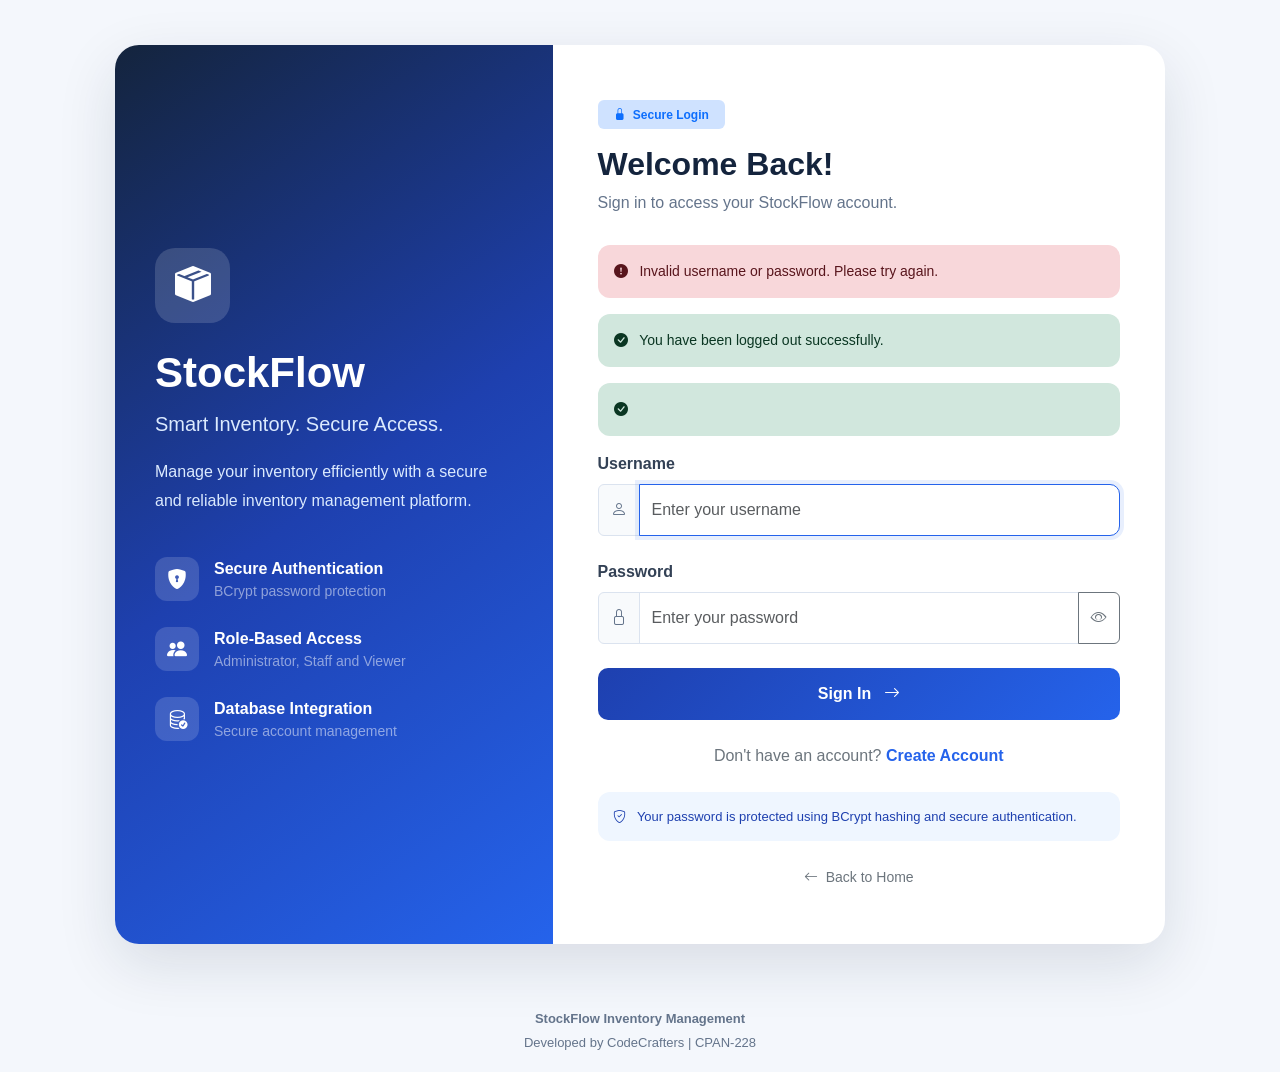
<file: src/main/resources/templates/login.html>
<!DOCTYPE html>
<html lang="en" xmlns:th="http://www.thymeleaf.org">

<head>
    <meta charset="UTF-8">
    <meta name="viewport"
          content="width=device-width, initial-scale=1.0">

    <title>Login | StockFlow</title>

    <link href="https://cdn.jsdelivr.net/npm/bootstrap@5.3.3/dist/css/bootstrap.min.css"
          rel="stylesheet">

    <link href="https://cdn.jsdelivr.net/npm/bootstrap-icons@1.11.3/font/bootstrap-icons.css"
          rel="stylesheet">

    <link rel="stylesheet" th:href="@{/css/security.css}">

    <style>
        body {
            background: #f4f7fc;
            font-family: 'Segoe UI', sans-serif;
            min-height: 100vh;
        }

        .auth-container {
            min-height: 85vh;
            display: flex;
            align-items: center;
            justify-content: center;
            padding: 45px 15px;
        }

        .auth-card {
            max-width: 1050px;
            width: 100%;
            background: white;
            border-radius: 24px;
            overflow: hidden;
            box-shadow: 0 20px 60px rgba(20, 36, 61, 0.12);
        }

        .brand-panel {
            background: linear-gradient(
                145deg, #14243d, #1e40af, #2563eb
            );
            color: white;
            padding: 55px 40px;
            display: flex;
            flex-direction: column;
            justify-content: center;
        }

        .brand-icon {
            width: 75px;
            height: 75px;
            background: rgba(255, 255, 255, 0.15);
            border-radius: 20px;
            display: flex;
            align-items: center;
            justify-content: center;
            font-size: 36px;
            margin-bottom: 25px;
        }

        .brand-panel h1 {
            font-size: 42px;
            font-weight: 800;
        }

        .brand-panel p {
            color: #dbeafe;
            line-height: 1.8;
        }

        .feature-item {
            display: flex;
            align-items: center;
            gap: 15px;
            margin-top: 25px;
        }

        .feature-icon {
            width: 44px;
            height: 44px;
            flex-shrink: 0;
            background: rgba(255, 255, 255, 0.15);
            border-radius: 12px;
            display: flex;
            align-items: center;
            justify-content: center;
            font-size: 20px;
        }

        .login-panel {
            padding: 55px 45px;
        }

        .login-panel h2 {
            font-weight: 800;
            color: #14243d;
        }

        .subtitle {
            color: #64748b;
            margin-bottom: 30px;
        }

        .form-label {
            font-weight: 600;
            color: #334155;
        }

        .form-control {
            min-height: 52px;
            border: 1px solid #dbe3ef;
            border-radius: 10px;
        }

        .form-control:focus {
            border-color: #2563eb;
            box-shadow: 0 0 0 4px rgba(37, 99, 235, 0.1);
        }

        .input-group-text {
            background: #f8fafc;
            border-color: #dbe3ef;
            color: #64748b;
        }

        .login-button {
            background: linear-gradient(135deg, #1e40af, #2563eb);
            color: white;
            min-height: 52px;
            border: none;
            border-radius: 10px;
            font-weight: 700;
            transition: 0.2s;
        }

        .login-button:hover {
            color: white;
            background: #1e40af;
            transform: translateY(-2px);
        }

        .security-notice {
            background: #eff6ff;
            color: #1e40af;
            padding: 15px;
            border-radius: 12px;
            font-size: 13px;
        }

        .register-link {
            color: #2563eb;
            font-weight: 700;
            text-decoration: none;
        }

        .register-link:hover {
            text-decoration: underline;
        }

        .alert {
            border: none;
            border-radius: 12px;
            font-size: 14px;
        }

        footer {
            color: #64748b;
            font-size: 13px;
            text-align: center;
            padding: 20px;
        }

        @media (max-width: 767px) {
            .brand-panel {
                padding: 35px 25px;
            }

            .login-panel {
                padding: 35px 25px;
            }

            .brand-panel h1 {
                font-size: 32px;
            }
        }
    </style>
</head>

<body>

<!-- Shared StockFlow Navigation -->
<div th:replace="~{fragments/navbar :: navbar}"></div>

<main class="auth-container">

    <div class="auth-card">

        <div class="row g-0">

            <!-- Left Branding Panel -->
            <div class="col-md-5 brand-panel">

                <div class="brand-icon">
                    <i class="bi bi-box-seam-fill"></i>
                </div>

                <h1>StockFlow</h1>

                <p class="fs-5">
                    Smart Inventory. Secure Access.
                </p>

                <p>
                    Manage your inventory efficiently with a
                    secure and reliable inventory management
                    platform.
                </p>

                <div class="feature-item">

                    <div class="feature-icon">
                        <i class="bi bi-shield-lock-fill"></i>
                    </div>

                    <div>
                        <strong>Secure Authentication</strong>
                        <div class="small text-white-50">
                            BCrypt password protection
                        </div>
                    </div>

                </div>

                <div class="feature-item">

                    <div class="feature-icon">
                        <i class="bi bi-people-fill"></i>
                    </div>

                    <div>
                        <strong>Role-Based Access</strong>
                        <div class="small text-white-50">
                            Administrator, Staff and Viewer
                        </div>
                    </div>

                </div>

                <div class="feature-item">

                    <div class="feature-icon">
                        <i class="bi bi-database-check"></i>
                    </div>

                    <div>
                        <strong>Database Integration</strong>
                        <div class="small text-white-50">
                            Secure account management
                        </div>
                    </div>

                </div>

            </div>

            <!-- Right Login Panel -->
            <div class="col-md-7 login-panel">

                <span class="badge bg-primary-subtle
                             text-primary mb-3 px-3 py-2">
                    <i class="bi bi-lock-fill me-1"></i>
                    Secure Login
                </span>

                <h2>Welcome Back!</h2>

                <p class="subtitle">
                    Sign in to access your StockFlow account.
                </p>

                <!-- Invalid Credentials -->
                <div th:if="${param.error}"
                     class="alert alert-danger"
                     role="alert">

                    <i class="bi bi-exclamation-circle-fill me-2"></i>

                    Invalid username or password.
                    Please try again.

                </div>

                <!-- Logout Success -->
                <div th:if="${param.logout}"
                     class="alert alert-success"
                     role="status">

                    <i class="bi bi-check-circle-fill me-2"></i>

                    You have been logged out successfully.

                </div>

                <!-- Registration Success -->
                <div th:if="${successMessage}"
                     class="alert alert-success"
                     role="status">

                    <i class="bi bi-check-circle-fill me-2"></i>

                    <span th:text="${successMessage}"></span>

                </div>

                <!-- Login Form -->
                <form th:action="@{/login}" method="post">

                    <!-- Username -->
                    <div class="mb-4">

                        <label for="username"
                               class="form-label">
                            Username
                        </label>

                        <div class="input-group">

                            <span class="input-group-text">
                                <i class="bi bi-person"></i>
                            </span>

                            <input type="text"
                                   id="username"
                                   name="username"
                                   class="form-control"
                                   placeholder="Enter your username"
                                   autocomplete="username"
                                   required
                                   autofocus>

                        </div>

                    </div>

                    <!-- Password -->
                    <div class="mb-4">

                        <label for="password"
                               class="form-label">
                            Password
                        </label>

                        <div class="input-group">

                            <span class="input-group-text">
                                <i class="bi bi-lock"></i>
                            </span>

                            <input type="password"
                                   id="password"
                                   name="password"
                                   class="form-control"
                                   placeholder="Enter your password"
                                   autocomplete="current-password"
                                   required>

                            <button type="button"
                                    class="btn btn-outline-secondary"
                                    id="togglePassword"
                                    aria-label="Show password">

                                <i class="bi bi-eye"
                                   id="passwordIcon"></i>

                            </button>

                        </div>

                    </div>

                    <!-- Login Button -->
                    <button type="submit"
                            class="btn login-button w-100">

                        Sign In
                        <i class="bi bi-arrow-right ms-2"></i>

                    </button>

                </form>

                <!-- Registration Link -->
                <div class="text-center mt-4">

                    <span class="text-secondary">
                        Don't have an account?
                    </span>

                    <a th:href="@{/register}"
                       class="register-link">

                        Create Account

                    </a>

                </div>

                <!-- Security Notice -->
                <div class="security-notice mt-4">

                    <i class="bi bi-shield-check me-2"></i>

                    Your password is protected using BCrypt
                    hashing and secure authentication.

                </div>

                <!-- Home Link -->
                <div class="text-center mt-4">

                    <a th:href="@{/}"
                       class="text-secondary text-decoration-none small">

                        <i class="bi bi-arrow-left me-1"></i>

                        Back to Home

                    </a>

                </div>

            </div>

        </div>

    </div>

</main>

<footer>

    <strong>StockFlow Inventory Management</strong>

    <div class="mt-1">
        Developed by CodeCrafters | CPAN-228
    </div>

</footer>

<script src="https://cdn.jsdelivr.net/npm/bootstrap@5.3.3/dist/js/bootstrap.bundle.min.js"></script>

<script>

    const togglePassword =
        document.getElementById("togglePassword");

    const password =
        document.getElementById("password");

    const passwordIcon =
        document.getElementById("passwordIcon");

    togglePassword.addEventListener("click", function () {

        const isHidden = password.type === "password";

        password.type = isHidden ? "text" : "password";

        passwordIcon.className = isHidden
            ? "bi bi-eye-slash"
            : "bi bi-eye";

        togglePassword.setAttribute(
            "aria-label",
            isHidden ? "Hide password" : "Show password"
        );

    });

</script>

</body>
</html>
</file>
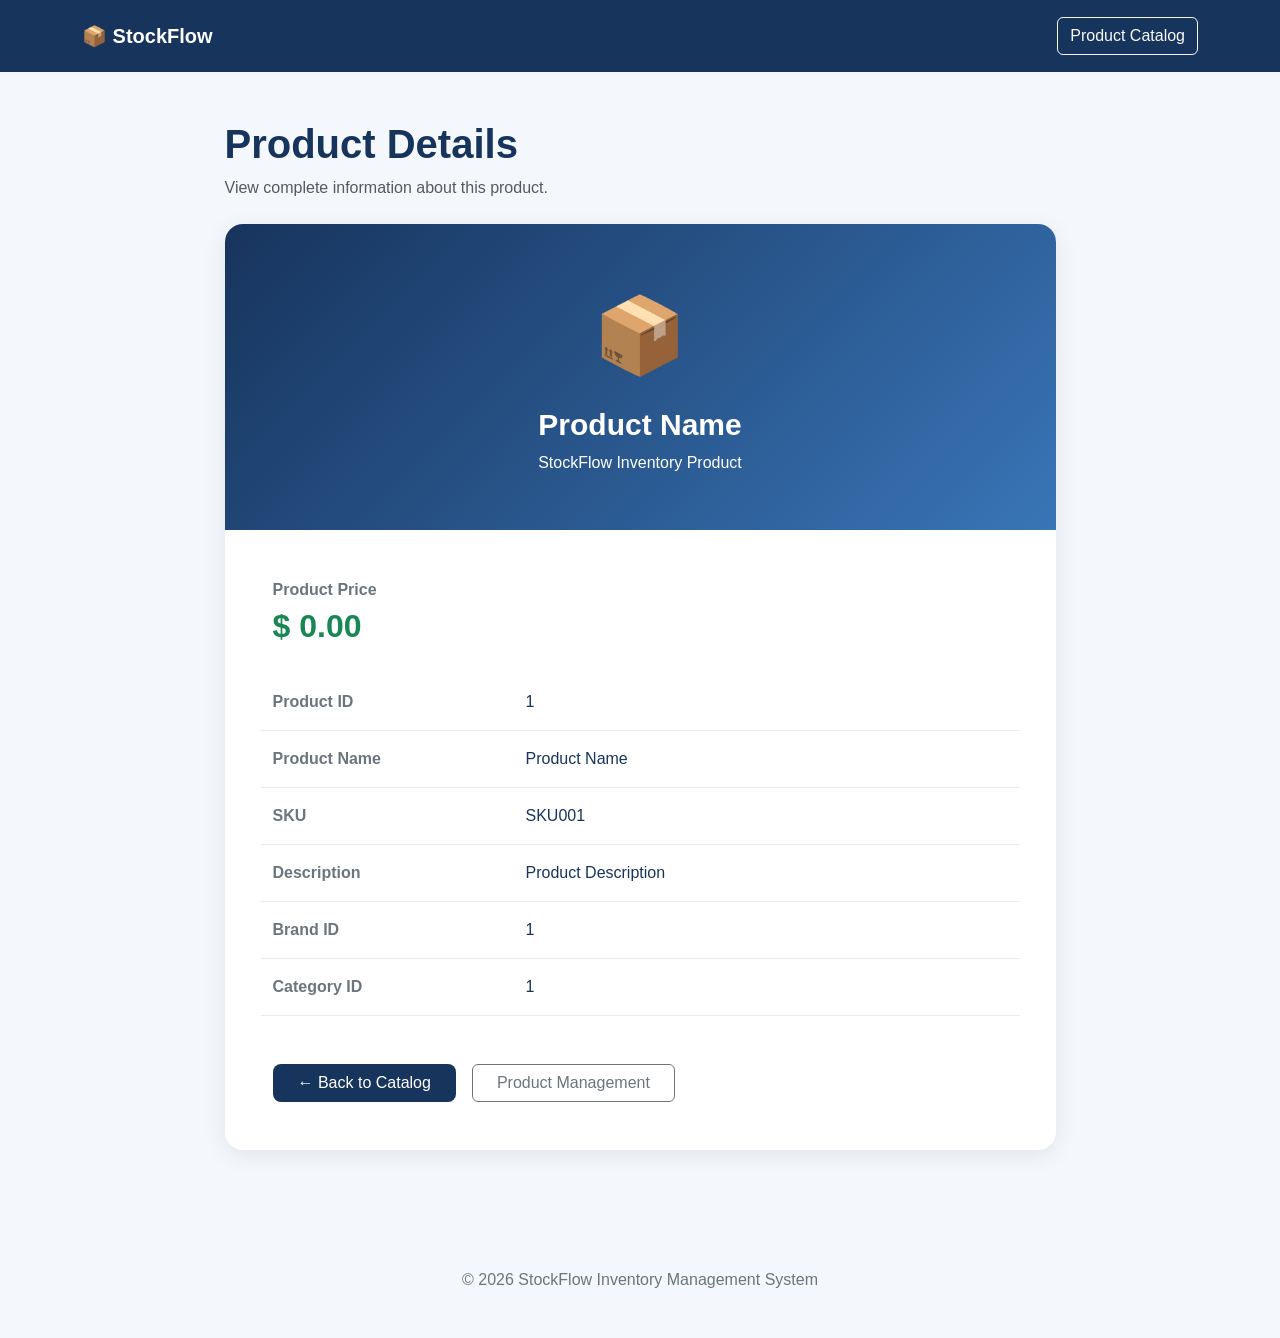
<file: src/main/resources/templates/product-details.html>
<!DOCTYPE html>
<html lang="en" xmlns:th="http://www.thymeleaf.org">

<head>
    <meta charset="UTF-8">
    <meta name="viewport" content="width=device-width, initial-scale=1.0">

    <title th:text="${pageTitle}">Product Details | StockFlow</title>

    <!-- Bootstrap CSS -->
    <link href="https://cdn.jsdelivr.net/npm/bootstrap@5.3.3/dist/css/bootstrap.min.css"
          rel="stylesheet">

    <style>
        body {
            background-color: #f4f7fb;
            font-family: Arial, sans-serif;
        }

        .navbar {
            background-color: #17345d;
        }

        .page-title {
            color: #17345d;
            font-weight: 700;
        }

        .details-card {
            border: none;
            border-radius: 18px;
            overflow: hidden;
            box-shadow: 0 5px 25px rgba(0, 0, 0, 0.08);
        }

        .product-banner {
            background: linear-gradient(135deg, #17345d, #3975b7);
            padding: 55px 20px;
            text-align: center;
            color: white;
        }

        .product-icon {
            font-size: 75px;
        }

        .product-name {
            font-size: 30px;
            font-weight: 700;
            margin-top: 15px;
        }

        .product-price {
            font-size: 32px;
            font-weight: 700;
            color: #198754;
        }

        .detail-label {
            font-weight: 600;
            color: #6c757d;
        }

        .detail-value {
            color: #17345d;
            font-weight: 500;
            overflow-wrap: anywhere;
        }

        .detail-row {
            padding: 16px 0;
            border-bottom: 1px solid #e9ecef;
        }

        .detail-row:last-child {
            border-bottom: none;
        }

        .btn-back {
            background-color: #17345d;
            color: white;
            border-radius: 8px;
        }

        .btn-back:hover {
            background-color: #24518a;
            color: white;
        }

        .footer {
            text-align: center;
            color: #6c757d;
            padding: 30px;
            margin-top: 40px;
        }
    </style>
</head>

<body>

<!-- Navigation Bar -->
<nav class="navbar navbar-dark">
    <div class="container py-2">

        <a class="navbar-brand fw-bold" th:href="@{/}">
            📦 StockFlow
        </a>

        <a class="btn btn-outline-light"
           th:href="@{/catalog}">
            Product Catalog
        </a>

    </div>
</nav>

<!-- Main Content -->
<main class="container py-5">

    <div class="row justify-content-center">

        <div class="col-lg-9">

            <!-- Page Heading -->
            <div class="mb-4">

                <h1 class="page-title">
                    Product Details
                </h1>

                <p class="text-muted">
                    View complete information about this product.
                </p>

            </div>

            <!-- Product Details Card -->
            <div class="card details-card">

                <!-- Product Banner -->
                <div class="product-banner">

                    <div class="product-icon">
                        📦
                    </div>

                    <h2 class="product-name"
                        th:text="${product.name}">
                        Product Name
                    </h2>

                    <p class="mb-0">
                        StockFlow Inventory Product
                    </p>

                </div>

                <!-- Product Information -->
                <div class="card-body p-4 p-md-5">

                    <!-- Price -->
                    <div class="mb-4">

                        <div class="detail-label">
                            Product Price
                        </div>

                        <div class="product-price">
                            <span>$</span>
                            <span th:text="${product.unitPrice != null ? #numbers.formatDecimal(product.unitPrice, 1, 2) : '0.00'}">
                                0.00
                            </span>
                        </div>

                    </div>

                    <!-- Product ID -->
                    <div class="row detail-row">

                        <div class="col-sm-4 detail-label">
                            Product ID
                        </div>

                        <div class="col-sm-8 detail-value"
                             th:text="${product.id}">
                            1
                        </div>

                    </div>

                    <!-- Product Name -->
                    <div class="row detail-row">

                        <div class="col-sm-4 detail-label">
                            Product Name
                        </div>

                        <div class="col-sm-8 detail-value"
                             th:text="${product.name}">
                            Product Name
                        </div>

                    </div>

                    <!-- SKU -->
                    <div class="row detail-row">

                        <div class="col-sm-4 detail-label">
                            SKU
                        </div>

                        <div class="col-sm-8 detail-value"
                             th:text="${product.sku}">
                            SKU001
                        </div>

                    </div>

                    <!-- Description -->
                    <div class="row detail-row">

                        <div class="col-sm-4 detail-label">
                            Description
                        </div>

                        <div class="col-sm-8 detail-value"
                             th:text="${product.description != null and !#strings.isEmpty(product.description) ? product.description : 'No description available'}">
                            Product Description
                        </div>

                    </div>

                    <!-- Brand ID -->
                    <div class="row detail-row">

                        <div class="col-sm-4 detail-label">
                            Brand ID
                        </div>

                        <div class="col-sm-8 detail-value"
                             th:text="${product.brandId != null ? product.brandId : 'Not assigned'}">
                            1
                        </div>

                    </div>

                    <!-- Category ID -->
                    <div class="row detail-row">

                        <div class="col-sm-4 detail-label">
                            Category ID
                        </div>

                        <div class="col-sm-8 detail-value"
                             th:text="${product.categoryId != null ? product.categoryId : 'Not assigned'}">
                            1
                        </div>

                    </div>

                    <!-- Navigation Buttons -->
                    <div class="d-flex flex-wrap gap-3 mt-5">

                        <a th:href="@{/catalog}"
                           class="btn btn-back px-4">
                            ← Back to Catalog
                        </a>

                        <a th:href="@{/products}"
                           class="btn btn-outline-secondary px-4">
                            Product Management
                        </a>

                    </div>

                </div>

            </div>

        </div>

    </div>

</main>

<!-- Footer -->
<footer class="footer">
    <p>© 2026 StockFlow Inventory Management System</p>
</footer>

</body>
</html>
</file>
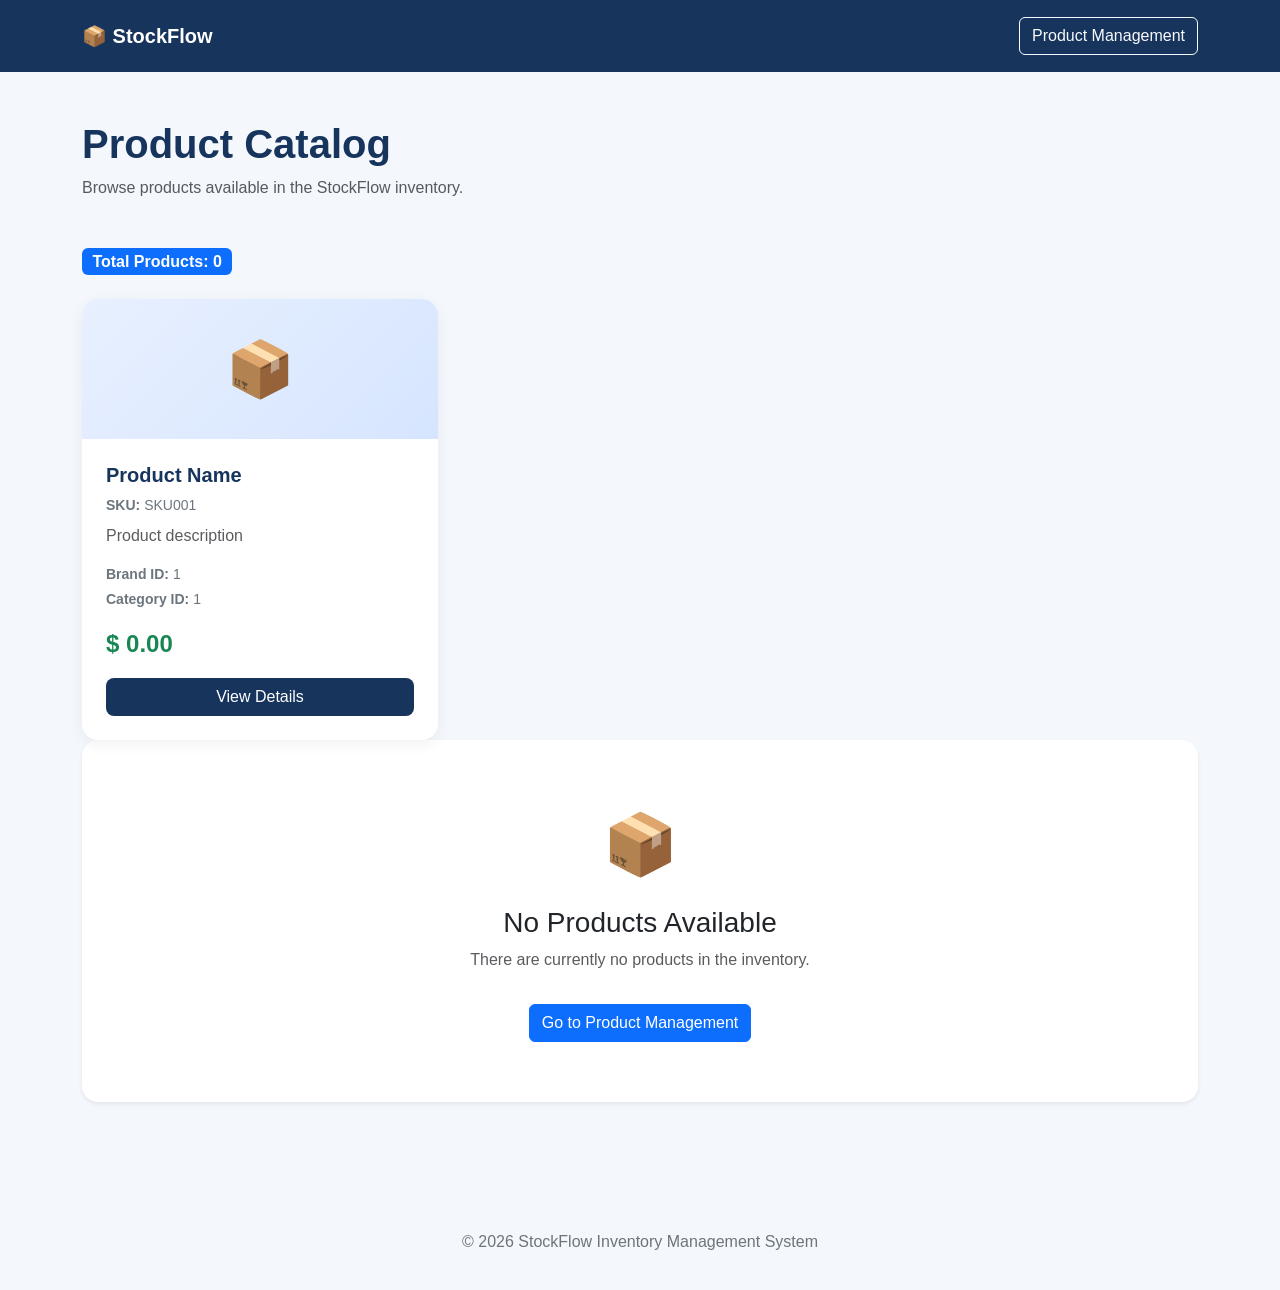
<file: src/main/resources/templates/product-listing.html>
<!DOCTYPE html>
<html lang="en" xmlns:th="http://www.thymeleaf.org">

<head>
    <meta charset="UTF-8">
    <meta name="viewport" content="width=device-width, initial-scale=1.0">

    <title th:text="${pageTitle}">StockFlow Product Catalog</title>

    <!-- Bootstrap CSS -->
    <link href="https://cdn.jsdelivr.net/npm/bootstrap@5.3.3/dist/css/bootstrap.min.css"
          rel="stylesheet">

    <style>
        body {
            background-color: #f4f7fb;
            font-family: Arial, sans-serif;
        }

        .navbar {
            background-color: #17345d;
        }

        .page-title {
            color: #17345d;
            font-weight: 700;
        }

        .product-card {
            border: none;
            border-radius: 16px;
            overflow: hidden;
            height: 100%;
            transition: 0.3s;
            box-shadow: 0 4px 15px rgba(0, 0, 0, 0.06);
        }

        .product-card:hover {
            transform: translateY(-5px);
            box-shadow: 0 8px 25px rgba(0, 0, 0, 0.12);
        }

        .product-icon {
            height: 140px;
            background: linear-gradient(135deg, #e8f0ff, #d6e5ff);
            display: flex;
            align-items: center;
            justify-content: center;
            font-size: 55px;
        }

        .product-name {
            color: #17345d;
            font-weight: 700;
        }

        .product-price {
            color: #198754;
            font-size: 24px;
            font-weight: bold;
        }

        .product-info {
            font-size: 14px;
            color: #6c757d;
        }

        .btn-details {
            background-color: #17345d;
            color: white;
            border-radius: 8px;
        }

        .btn-details:hover {
            background-color: #24518a;
            color: white;
        }

        .empty-state {
            background-color: white;
            border-radius: 16px;
            padding: 60px 20px;
            text-align: center;
        }

        .footer {
            margin-top: 60px;
            padding: 20px;
            color: #6c757d;
            text-align: center;
        }
    </style>
</head>

<body>

<!-- Navigation -->
<nav class="navbar navbar-dark">
    <div class="container py-2">

        <a class="navbar-brand fw-bold" th:href="@{/}">
            📦 StockFlow
        </a>

        <a class="btn btn-outline-light" th:href="@{/products}">
            Product Management
        </a>

    </div>
</nav>

<!-- Main Content -->
<main class="container py-5">

    <!-- Heading -->
    <div class="mb-5">
        <h1 class="page-title">Product Catalog</h1>

        <p class="text-muted">
            Browse products available in the StockFlow inventory.
        </p>
    </div>

    <!-- Product Count -->
    <div class="mb-4" th:if="${not #lists.isEmpty(products)}">

        <span class="badge bg-primary fs-6"
              th:text="|Total Products: ${#lists.size(products)}|">
            Total Products: 0
        </span>

    </div>

    <!-- Product Cards -->
    <div class="row g-4" th:if="${not #lists.isEmpty(products)}">

        <div class="col-md-6 col-lg-4"
             th:each="product : ${products}">

            <div class="card product-card">

                <!-- Product Icon -->
                <div class="product-icon">
                    📦
                </div>

                <div class="card-body p-4">

                    <!-- Product Name -->
                    <h5 class="product-name"
                        th:text="${product.name}">
                        Product Name
                    </h5>

                    <!-- SKU -->
                    <p class="product-info mb-2">
                        <strong>SKU:</strong>
                        <span th:text="${product.sku}">SKU001</span>
                    </p>

                    <!-- Description -->
                    <p class="text-muted"
                       th:text="${product.description}">
                        Product description
                    </p>

                    <!-- Brand -->
                    <p class="product-info mb-1">
                        <strong>Brand ID:</strong>
                        <span th:text="${product.brandId}">1</span>
                    </p>

                    <!-- Category -->
                    <p class="product-info mb-3">
                        <strong>Category ID:</strong>
                        <span th:text="${product.categoryId}">1</span>
                    </p>

                    <!-- Price -->
                    <div class="product-price mb-3">
                        <span>$</span>
                        <span th:text="${#numbers.formatDecimal(product.unitPrice, 1, 2)}">
                            0.00
                        </span>
                    </div>

                    <!-- View Details -->
                    <a class="btn btn-details w-100"
                       th:href="@{/catalog/{id}(id=${product.id})}">
                        View Details
                    </a>

                </div>
            </div>

        </div>

    </div>

    <!-- Empty State -->
    <div class="empty-state shadow-sm"
         th:if="${#lists.isEmpty(products)}">

        <div style="font-size: 60px;">📦</div>

        <h3 class="mt-3">No Products Available</h3>

        <p class="text-muted">
            There are currently no products in the inventory.
        </p>

        <a th:href="@{/products}" class="btn btn-primary mt-3">
            Go to Product Management
        </a>

    </div>

</main>

<!-- Footer -->
<footer class="footer">
    <p>© 2026 StockFlow Inventory Management System</p>
</footer>

</body>
</html>
</file>
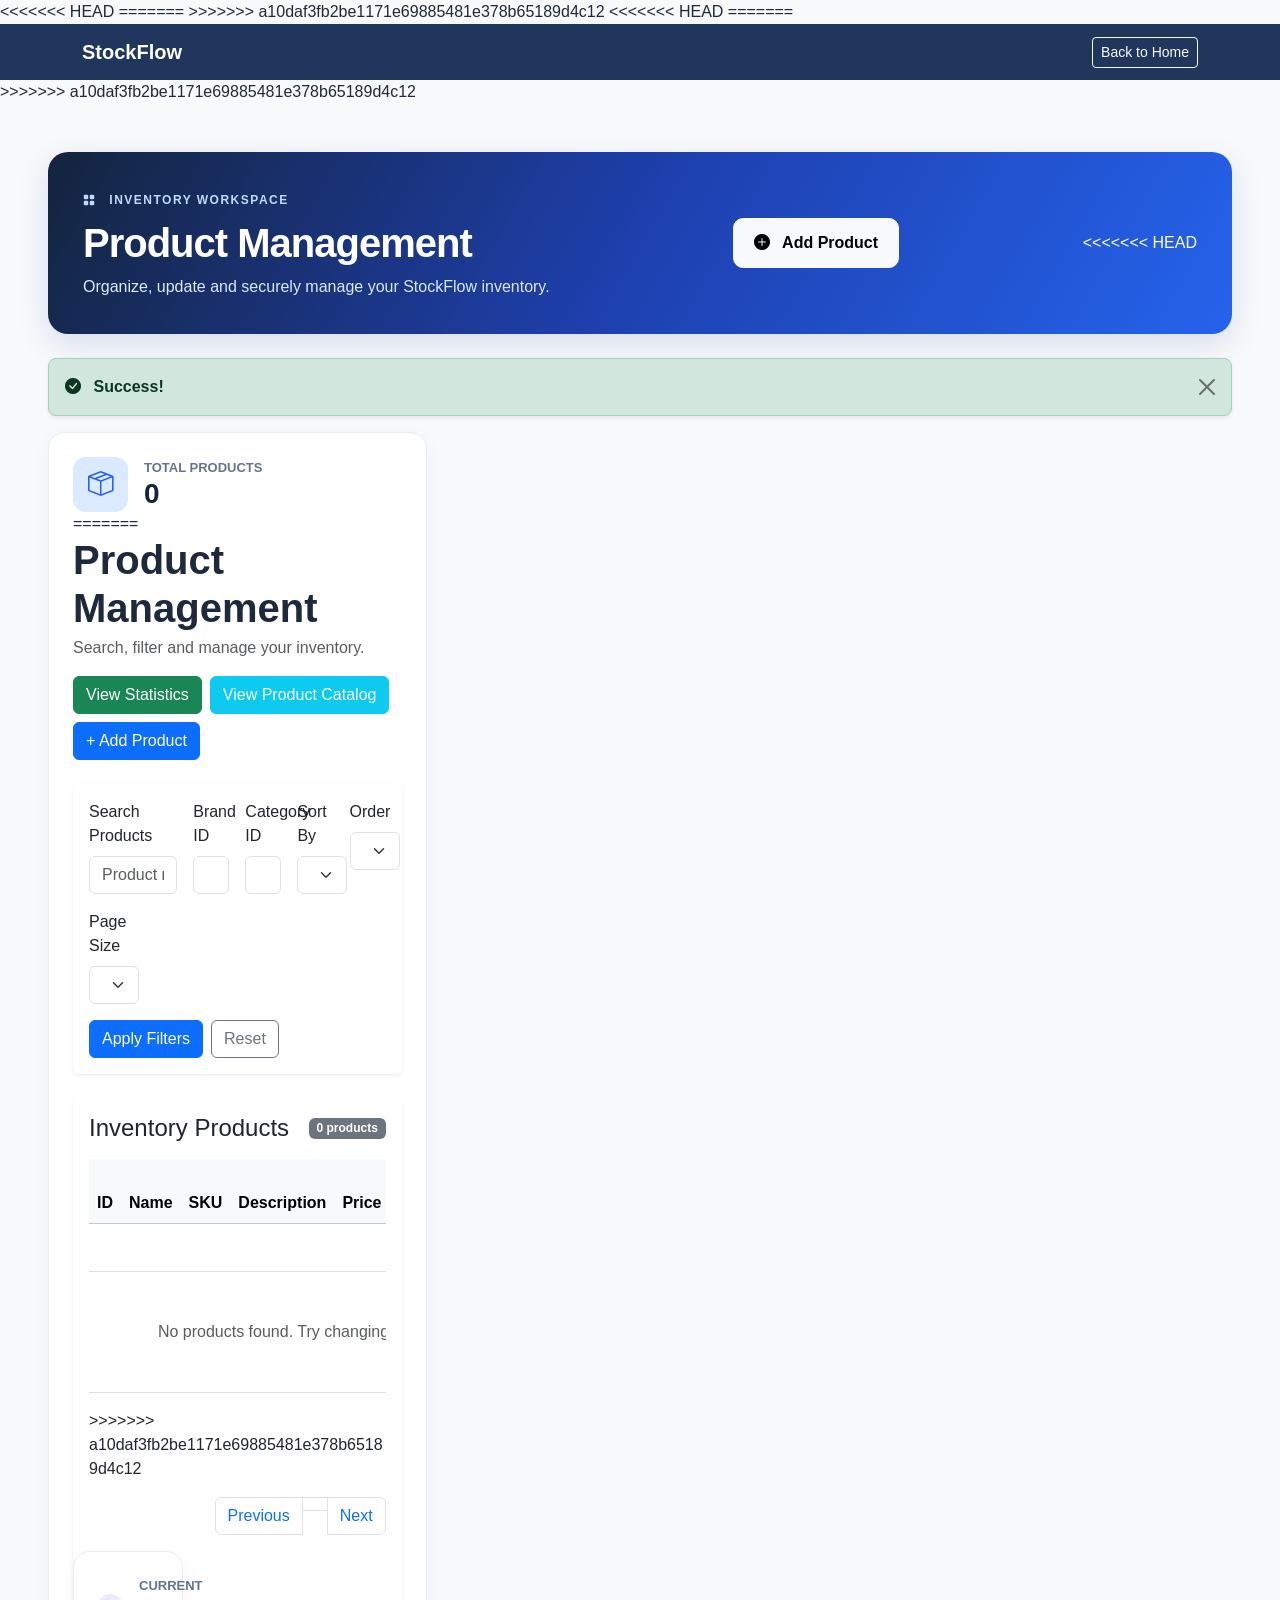
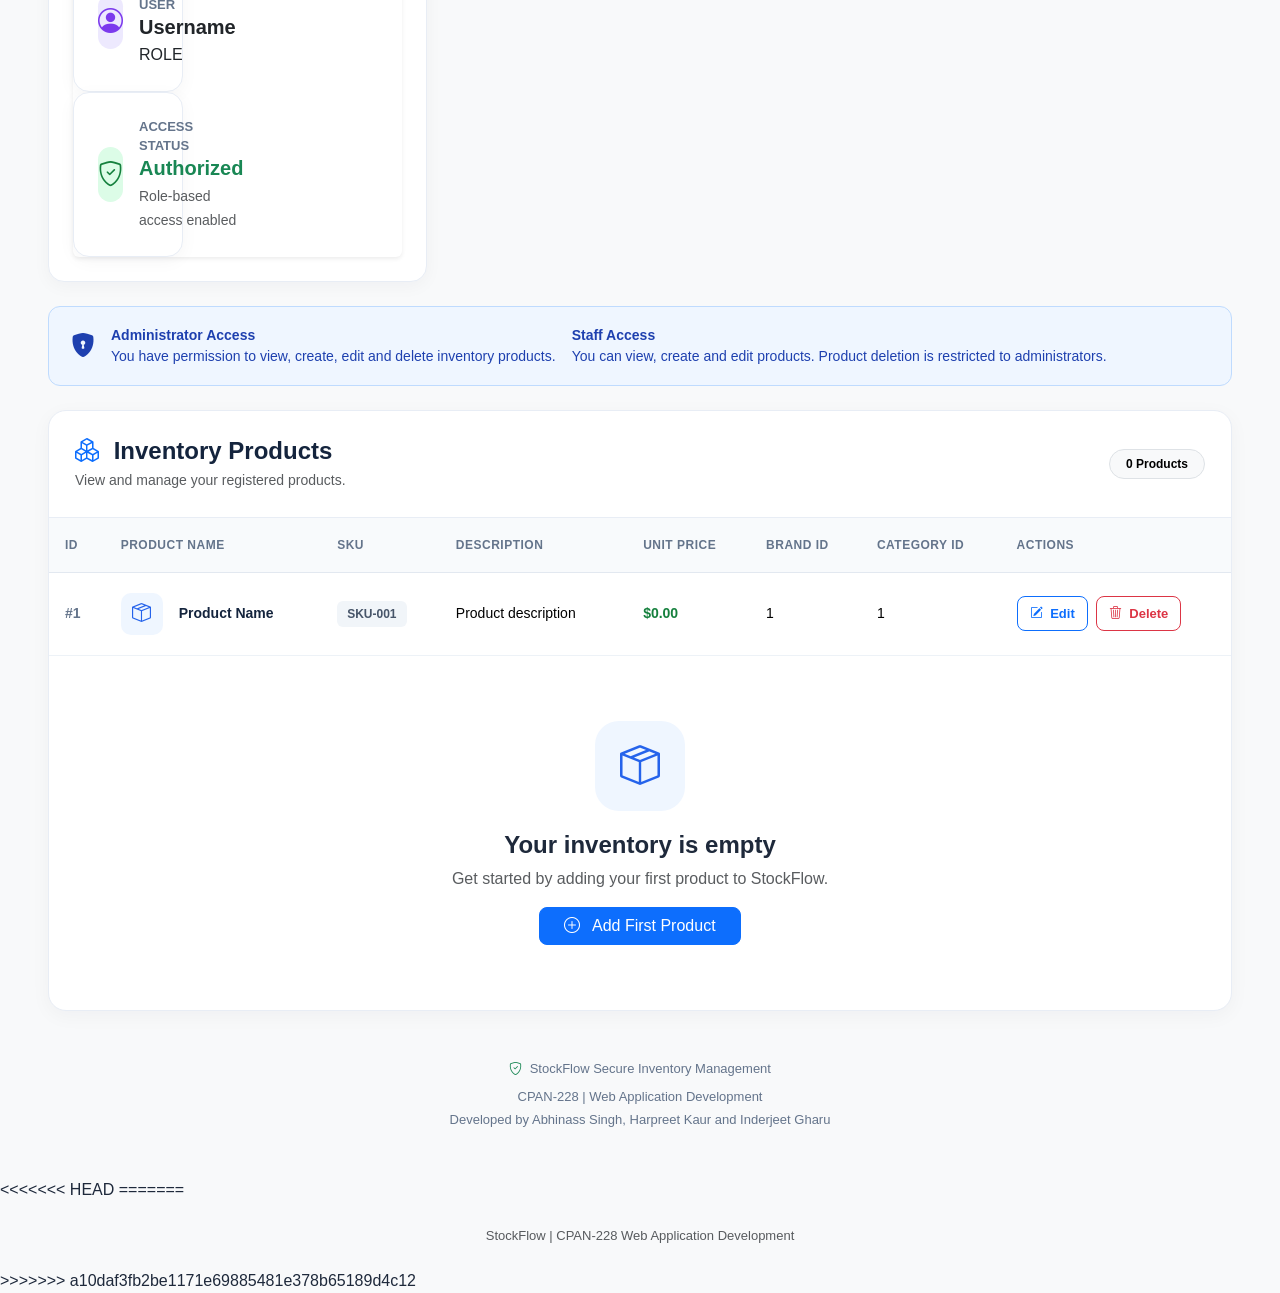
<file: src/main/resources/templates/products.html>
<!DOCTYPE html>
<html lang="en" xmlns:th="http://www.thymeleaf.org">
<<<<<<< HEAD
=======
<head>
    <meta charset="UTF-8">
    <meta name="viewport" content="width=device-width, initial-scale=1.0">
    <title>StockFlow | Products</title>
>>>>>>> a10daf3fb2be1171e69885481e378b65189d4c12

<head>

    <meta charset="UTF-8">

    <meta name="viewport"
          content="width=device-width, initial-scale=1.0">

    <title>Product Management | StockFlow</title>

    <!-- Bootstrap CSS -->
    <link href="https://cdn.jsdelivr.net/npm/bootstrap@5.3.3/dist/css/bootstrap.min.css"
          rel="stylesheet">

    <!-- Bootstrap Icons -->
    <link href="https://cdn.jsdelivr.net/npm/bootstrap-icons@1.11.3/font/bootstrap-icons.min.css"
          rel="stylesheet">

    <!-- StockFlow Security Styles -->
    <link rel="stylesheet" th:href="@{/css/security.css}">

    <style>

        body {
            background: #f4f7fc;
            font-family: Arial, sans-serif;
            color: #1e293b;
        }

        /* Dashboard Header */

        .dashboard-header {
            background: linear-gradient(
                120deg,
                #14243d,
                #1e40af,
                #2563eb
            );
            color: white;
            padding: 35px;
            border-radius: 20px;
            box-shadow: 0 10px 30px rgba(30, 64, 175, 0.15);
        }

        .dashboard-header h1 {
            font-weight: 800;
            letter-spacing: -1px;
        }

        .dashboard-header p {
            color: #dbeafe;
        }

        .dashboard-label {
            font-size: 12px;
            font-weight: 700;
            letter-spacing: 1.5px;
            color: #bfdbfe;
        }

        .add-product-btn {
            padding: 12px 20px;
            border-radius: 10px;
            font-weight: 600;
        }

        /* Statistics Cards */

        .stat-card {
            background: white;
            border: 1px solid #e8edf5;
            border-radius: 16px;
            padding: 24px;
            height: 100%;
            box-shadow: 0 4px 18px rgba(15, 23, 42, 0.04);
        }

        .stat-icon {
            width: 55px;
            height: 55px;
            border-radius: 13px;
            display: flex;
            align-items: center;
            justify-content: center;
            font-size: 25px;
        }

        .icon-blue {
            background: #dbeafe;
            color: #2563eb;
        }

        .icon-green {
            background: #dcfce7;
            color: #15803d;
        }

        .icon-purple {
            background: #ede9fe;
            color: #7c3aed;
        }

        .stat-label {
            color: #64748b;
            font-size: 13px;
            font-weight: 600;
        }

        .stat-value {
            color: #14243d;
            font-size: 28px;
            font-weight: 800;
            margin-bottom: 0;
        }

        /* Product Table */

        .inventory-card {
            background: white;
            border: 1px solid #e8edf5;
            border-radius: 18px;
            box-shadow: 0 5px 20px rgba(15, 23, 42, 0.04);
            overflow: hidden;
        }

        .inventory-header {
            padding: 26px;
            border-bottom: 1px solid #e8edf5;
        }

        .inventory-header h4 {
            font-weight: 800;
            color: #14243d;
        }

        .inventory-table {
            margin-bottom: 0;
        }

        .inventory-table thead th {
            background: #f8fafc;
            color: #64748b;
            font-size: 12px;
            font-weight: 700;
            text-transform: uppercase;
            letter-spacing: 0.5px;
            padding: 18px 16px;
            white-space: nowrap;
            border-bottom: 1px solid #e2e8f0;
        }

        .inventory-table tbody td {
            padding: 20px 16px;
            vertical-align: middle;
            border-color: #edf2f7;
            font-size: 14px;
        }

        .product-avatar {
            width: 42px;
            height: 42px;
            min-width: 42px;
            border-radius: 10px;
            background: #eff6ff;
            color: #2563eb;
            display: flex;
            align-items: center;
            justify-content: center;
            font-size: 19px;
        }

        .product-name {
            color: #14243d;
            font-weight: 700;
        }

        .product-description {
            color: #64748b;
            min-width: 160px;
            max-width: 260px;
            overflow-wrap: anywhere;
        }

        .sku-badge {
            background: #f1f5f9;
            color: #475569;
            padding: 6px 10px;
            border-radius: 6px;
            font-size: 12px;
            font-weight: 600;
            white-space: nowrap;
        }

        .id-badge {
            color: #64748b;
            font-weight: 600;
        }

        .price-value {
            color: #15803d;
            font-weight: 700;
            white-space: nowrap;
        }

        .action-btn {
            border-radius: 8px;
            padding: 7px 12px;
            font-size: 13px;
            font-weight: 600;
            white-space: nowrap;
        }

        /* Empty Inventory */

        .empty-state {
            text-align: center;
            padding: 65px 20px;
        }

        .empty-icon {
            width: 90px;
            height: 90px;
            background: #eff6ff;
            color: #2563eb;
            border-radius: 24px;
            display: flex;
            align-items: center;
            justify-content: center;
            margin: 0 auto 20px;
            font-size: 40px;
        }

        /* Security Notice */

        .security-notice {
            background: #eff6ff;
            border: 1px solid #bfdbfe;
            color: #1e40af;
            padding: 18px 22px;
            border-radius: 12px;
            font-size: 14px;
        }

        /* Delete Confirmation Modal */

        .modal-content {
            border: none;
            border-radius: 20px;
        }

        .delete-icon {
            width: 70px;
            height: 70px;
            background: #fee2e2;
            color: #dc2626;
            border-radius: 18px;
            display: flex;
            align-items: center;
            justify-content: center;
            font-size: 30px;
            margin: 0 auto 20px;
        }

        /* Footer */

        footer {
            color: #64748b;
            font-size: 13px;
        }

        @media (max-width: 768px) {

            .dashboard-header {
                padding: 25px;
            }

            .dashboard-header h1 {
                font-size: 28px;
            }

            .inventory-header {
                padding: 20px;
            }

        }

    </style>

</head>
<<<<<<< HEAD

<body>

<!-- Reusable Role-Based Navigation -->
=======
<body class="bg-light">

<nav class="navbar navbar-dark" style="background:#20365c;">
    <div class="container">
        <a class="navbar-brand fw-bold" th:href="@{/}">StockFlow</a>
        <a class="btn btn-outline-light btn-sm" th:href="@{/}">
            Back to Home
        </a>
    </div>
</nav>
>>>>>>> a10daf3fb2be1171e69885481e378b65189d4c12

<div th:replace="~{fragments/navbar :: navbar}"></div>


<main class="container-fluid px-3 px-lg-5 py-5">

    <!-- Dashboard Header -->

    <section class="dashboard-header mb-4">

        <div class="d-flex flex-wrap justify-content-between
                    align-items-center gap-4">

            <div>

                <span class="dashboard-label">
                    <i class="bi bi-grid-fill me-2"></i>
                    INVENTORY WORKSPACE
                </span>

                <h1 class="mt-2 mb-2">
                    Product Management
                </h1>

                <p class="mb-0">
                    Organize, update and securely manage
                    your StockFlow inventory.
                </p>

            </div>

            <!-- ADMIN and STAFF only -->

            <a th:if="${canManageProducts}"
               th:href="@{/products/new}"
               class="btn btn-light add-product-btn">

                <i class="bi bi-plus-circle-fill me-2"></i>
                Add Product

            </a>

<<<<<<< HEAD
        </div>

    </section>


    <!-- Success Notification -->

    <div th:if="${successMessage != null}"
         class="alert alert-success alert-dismissible
                fade show shadow-sm rounded-3"
         role="alert">

        <i class="bi bi-check-circle-fill me-2"></i>

        <strong>Success!</strong>

        <span th:text="${successMessage}"></span>

        <button type="button"
                class="btn-close"
                data-bs-dismiss="alert"
                aria-label="Close">
        </button>

    </div>


    <!-- Statistics Cards -->

    <section class="row g-4 mb-4">

        <!-- Total Products -->

        <div class="col-md-4">

            <div class="stat-card">

                <div class="d-flex align-items-center gap-3">

                    <div class="stat-icon icon-blue">

                        <i class="bi bi-box-seam"></i>

                    </div>

                    <div>

                        <div class="stat-label">
                            TOTAL PRODUCTS
                        </div>

                        <h3 class="stat-value"
                            th:text="${#lists.size(products)}">
                            0
                        </h3>

                    </div>

                </div>

=======
    <div class="d-flex flex-wrap justify-content-between align-items-center gap-3 mb-4">
        <div>
            <h1 class="fw-bold mb-1">Product Management</h1>
            <p class="text-muted mb-0">
                Search, filter and manage your inventory.
            </p>
        </div>

        <div class="d-flex flex-wrap gap-2">
            <a th:href="@{/inventory/dashboard}" class="btn btn-success">
                View Statistics
            </a>

            <a th:href="@{/catalog}" class="btn btn-info text-white">
                View Product Catalog
            </a>

            <a th:href="@{/products/new}" class="btn btn-primary">
                + Add Product
            </a>
        </div>
    </div>

    <!-- Search and filters -->
    <div class="card border-0 shadow-sm mb-4">
        <div class="card-body">
            <form th:action="@{/products}" method="get">

                <div class="row g-3">
                    <div class="col-md-4">
                        <label class="form-label">Search Products</label>
                        <input type="text" name="keyword"
                               class="form-control"
                               placeholder="Product name or SKU"
                               th:value="${keyword}">
                    </div>

                    <div class="col-md-2">
                        <label class="form-label">Brand ID</label>
                        <input type="number" name="brandId"
                               class="form-control" min="1"
                               th:value="${brandId}">
                    </div>

                    <div class="col-md-2">
                        <label class="form-label">Category ID</label>
                        <input type="number" name="categoryId"
                               class="form-control" min="1"
                               th:value="${categoryId}">
                    </div>

                    <div class="col-md-2">
                        <label class="form-label">Sort By</label>
                        <select name="sortBy" class="form-select">
                            <option value="id" th:selected="${sortBy == 'id'}">ID</option>
                            <option value="name" th:selected="${sortBy == 'name'}">Name</option>
                            <option value="sku" th:selected="${sortBy == 'sku'}">SKU</option>
                            <option value="unitPrice" th:selected="${sortBy == 'unitPrice'}">Price</option>
                        </select>
                    </div>

                    <div class="col-md-2">
                        <label class="form-label">Order</label>
                        <select name="direction" class="form-select">
                            <option value="asc" th:selected="${direction == 'asc'}">Ascending</option>
                            <option value="desc" th:selected="${direction == 'desc'}">Descending</option>
                        </select>
                    </div>

                    <div class="col-md-2">
                        <label class="form-label">Page Size</label>
                        <select name="size" class="form-select">
                            <option value="5" th:selected="${size == 5}">5</option>
                            <option value="10" th:selected="${size == 10}">10</option>
                            <option value="20" th:selected="${size == 20}">20</option>
                        </select>
                    </div>
                </div>

                <div class="d-flex flex-wrap gap-2 mt-3">
                    <button type="submit" class="btn btn-primary">
                        Apply Filters
                    </button>
                    <a th:href="@{/products}" class="btn btn-outline-secondary">
                        Reset
                    </a>
                </div>
            </form>
        </div>
    </div>

    <!-- Products table -->
    <div class="card border-0 shadow-sm">
        <div class="card-body">

            <div class="d-flex justify-content-between align-items-center mb-3">
                <h4 class="mb-0">Inventory Products</h4>
                <span class="badge bg-secondary"
                      th:text="|${totalItems} products|">0 products</span>
            </div>

            <div class="table-responsive">
                <table class="table table-hover align-middle">
                    <thead class="table-light">
                    <tr>
                        <th>ID</th>
                        <th>Name</th>
                        <th>SKU</th>
                        <th>Description</th>
                        <th>Price</th>
                        <th>Brand ID</th>
                        <th>Category ID</th>
                        <th>Actions</th>
                    </tr>
                    </thead>

                    <tbody>
                    <tr th:each="product : ${products}">
                        <td th:text="${product.id}"></td>
                        <td th:text="${product.name}"></td>
                        <td th:text="${product.sku}"></td>
                        <td th:text="${product.description}"></td>
                        <td th:text="${product.unitPrice}"></td>
                        <td th:text="${product.brandId}"></td>
                        <td th:text="${product.categoryId}"></td>
                        <td>
                            <div class="d-flex gap-2">
                                <a class="btn btn-sm btn-outline-primary"
                                   th:href="@{/products/edit/{id}(id=${product.id})}">
                                    Edit
                                </a>

                                <form th:action="@{/products/delete/{id}(id=${product.id})}"
                                      method="post"
                                      onsubmit="return confirm('Delete this product?');">
                                    <button type="submit"
                                            class="btn btn-sm btn-outline-danger">
                                        Delete
                                    </button>
                                </form>
                            </div>
                        </td>
                    </tr>

                    <tr th:if="${#lists.isEmpty(products)}">
                        <td colspan="8" class="text-center text-muted py-5">
                            No products found. Try changing your filters or add a product.
                        </td>
                    </tr>
                    </tbody>
                </table>
>>>>>>> a10daf3fb2be1171e69885481e378b65189d4c12
            </div>

            <!-- Pagination -->
            <div class="d-flex flex-wrap justify-content-between align-items-center gap-3 mt-3">
                <span class="text-muted"
                      th:text="${totalPages > 0}
                          ? |Page ${currentPage + 1} of ${totalPages}|
                          : 'No pages available'">
                </span>

                <nav th:if="${totalPages > 1}">
                    <ul class="pagination mb-0">

                        <li class="page-item"
                            th:classappend="${currentPage == 0} ? 'disabled'">
                            <a class="page-link"
                               th:href="@{/products(
                                   page=${currentPage - 1},
                                   size=${size},
                                   keyword=${keyword},
                                   brandId=${brandId},
                                   categoryId=${categoryId},
                                   sortBy=${sortBy},
                                   direction=${direction})}">
                                Previous
                            </a>
                        </li>

                        <li class="page-item"
                            th:each="pageNumber : ${#numbers.sequence(0, totalPages - 1)}"
                            th:classappend="${pageNumber == currentPage} ? 'active'">
                            <a class="page-link"
                               th:text="${pageNumber + 1}"
                               th:href="@{/products(
                                   page=${pageNumber},
                                   size=${size},
                                   keyword=${keyword},
                                   brandId=${brandId},
                                   categoryId=${categoryId},
                                   sortBy=${sortBy},
                                   direction=${direction})}">
                            </a>
                        </li>

                        <li class="page-item"
                            th:classappend="${currentPage + 1 >= totalPages} ? 'disabled'">
                            <a class="page-link"
                               th:href="@{/products(
                                   page=${currentPage + 1},
                                   size=${size},
                                   keyword=${keyword},
                                   brandId=${brandId},
                                   categoryId=${categoryId},
                                   sortBy=${sortBy},
                                   direction=${direction})}">
                                Next
                            </a>
                        </li>
                    </ul>
                </nav>
            </div>

        </div>


        <!-- Current User -->

        <div class="col-md-4">

            <div class="stat-card">

                <div class="d-flex align-items-center gap-3">

                    <div class="stat-icon icon-purple">

                        <i class="bi bi-person-circle"></i>

                    </div>

                    <div>

                        <div class="stat-label">
                            CURRENT USER
                        </div>

                        <h5 class="fw-bold mb-1"
                            th:text="${currentUsername}">
                            Username
                        </h5>

                        <span class="role-badge"
                              th:classappend="${'role-' + currentRole}"
                              th:text="${currentRole}">
                            ROLE
                        </span>

                    </div>

                </div>

            </div>

        </div>


        <!-- Access Status -->

        <div class="col-md-4">

            <div class="stat-card">

                <div class="d-flex align-items-center gap-3">

                    <div class="stat-icon icon-green">

                        <i class="bi bi-shield-check"></i>

                    </div>

                    <div>

                        <div class="stat-label">
                            ACCESS STATUS
                        </div>

                        <h5 class="fw-bold text-success mb-1">
                            Authorized
                        </h5>

                        <small class="text-muted">
                            Role-based access enabled
                        </small>

                    </div>

                </div>

            </div>

        </div>

    </section>


    <!-- Role-Based Security Notice -->

    <div class="security-notice mb-4">

        <div class="d-flex align-items-center gap-3">

            <i class="bi bi-shield-lock-fill fs-4"></i>

            <div th:if="${isAdmin}">

                <strong>Administrator Access</strong>

                <div>
                    You have permission to view, create,
                    edit and delete inventory products.
                </div>

            </div>

            <div th:unless="${isAdmin}">

                <strong>Staff Access</strong>

                <div>
                    You can view, create and edit products.
                    Product deletion is restricted to administrators.
                </div>

            </div>

        </div>

    </div>


    <!-- Inventory Table -->

    <section class="inventory-card">

        <div class="inventory-header">

            <div class="d-flex flex-wrap justify-content-between
                        align-items-center gap-3">

                <div>

                    <h4 class="mb-1">

                        <i class="bi bi-boxes me-2 text-primary"></i>

                        Inventory Products

                    </h4>

                    <p class="text-muted small mb-0">
                        View and manage your registered products.
                    </p>

                </div>

                <span class="badge rounded-pill
                             text-bg-light border px-3 py-2">

                    <span th:text="${#lists.size(products)}">
                        0
                    </span>

                    Products

                </span>

            </div>

        </div>


        <!-- Product Records -->

        <div class="table-responsive"
             th:unless="${#lists.isEmpty(products)}">

            <table class="table table-hover inventory-table">

                <thead>

                    <tr>
                        <th scope="col">ID</th>
                        <th scope="col">Product Name</th>
                        <th scope="col">SKU</th>
                        <th scope="col">Description</th>
                        <th scope="col">Unit Price</th>
                        <th scope="col">Brand ID</th>
                        <th scope="col">Category ID</th>
                        <th scope="col">Actions</th>
                    </tr>

                </thead>

                <tbody>

                    <tr th:each="product : ${products}">

                        <!-- Product ID -->

                        <td>

                            <span class="id-badge"
                                  th:text="${'#' + product.id}">
                                #1
                            </span>

                        </td>


                        <!-- Product Name -->

                        <td>

                            <div class="d-flex align-items-center gap-3">

                                <div class="product-avatar">

                                    <i class="bi bi-box-seam"></i>

                                </div>

                                <span class="product-name"
                                      th:text="${product.name}">
                                    Product Name
                                </span>

                            </div>

                        </td>


                        <!-- SKU -->

                        <td>

                            <span class="sku-badge"
                                  th:text="${product.sku}">
                                SKU-001
                            </span>

                        </td>


                        <!-- Description -->

                        <td class="product-description"
                            th:text="${product.description}">
                            Product description
                        </td>


                        <!-- Price -->

                        <td>

                            <span class="price-value"
                                  th:text="${product.unitPrice != null
                                  ? '$' + #numbers.formatDecimal(product.unitPrice, 1, 2)
                                  : 'N/A'}">
                                $0.00
                            </span>

                        </td>


                        <!-- Brand ID -->

                        <td th:text="${product.brandId}">
                            1
                        </td>


                        <!-- Category ID -->

                        <td th:text="${product.categoryId}">
                            1
                        </td>


                        <!-- Role-Based Actions -->

                        <td>

                            <div class="d-flex flex-wrap gap-2">

                                <!-- ADMIN and STAFF -->

                                <a th:if="${canManageProducts}"
                                   th:href="@{/products/edit/{id}(id=${product.id})}"
                                   class="btn btn-outline-primary action-btn">

                                    <i class="bi bi-pencil-square me-1"></i>

                                    Edit

                                </a>


                                <!-- ADMIN ONLY -->

                                <button th:if="${isAdmin}"
                                        type="button"
                                        class="btn btn-outline-danger action-btn"
                                        data-bs-toggle="modal"
                                        data-bs-target="#deleteProductModal"
                                        th:attr="data-product-name=${product.name},
                                        data-delete-url=@{/products/delete/{id}(id=${product.id})}">

                                    <i class="bi bi-trash3 me-1"></i>

                                    Delete

                                </button>

                            </div>

                        </td>

                    </tr>

                </tbody>

            </table>

        </div>


        <!-- Empty Inventory State -->

        <div th:if="${#lists.isEmpty(products)}"
             class="empty-state">

            <div class="empty-icon">

                <i class="bi bi-box-seam"></i>

            </div>

            <h4 class="fw-bold">
                Your inventory is empty
            </h4>

            <p class="text-muted">
                Get started by adding your first product
                to StockFlow.
            </p>

            <a th:if="${canManageProducts}"
               th:href="@{/products/new}"
               class="btn btn-primary rounded-3 px-4">

                <i class="bi bi-plus-circle me-2"></i>

                Add First Product

            </a>

        </div>

    </section>


    <!-- Footer -->

    <footer class="text-center mt-5">

        <i class="bi bi-shield-check text-success me-1"></i>

        StockFlow Secure Inventory Management

        <div class="mt-2">

            CPAN-228 | Web Application Development

        </div>

        <div class="mt-1">

            Developed by Abhinass Singh,
            Harpreet Kaur and Inderjeet Gharu

        </div>

    </footer>

</main>

<<<<<<< HEAD

<!-- =========================================
     ADMIN-ONLY DELETE CONFIRMATION MODAL
     ========================================= -->

<div th:if="${isAdmin}"
     class="modal fade"
     id="deleteProductModal"
     tabindex="-1"
     aria-labelledby="deleteModalTitle"
     aria-hidden="true">

    <div class="modal-dialog modal-dialog-centered">

        <div class="modal-content shadow-lg">

            <div class="modal-body text-center p-5">

                <div class="delete-icon">

                    <i class="bi bi-trash3-fill"></i>

                </div>

                <h4 id="deleteModalTitle" class="fw-bold">
                    Delete Product?
                </h4>

                <p class="text-muted mt-3">

                    Are you sure you want to delete

                    <strong id="deleteProductName"></strong>?

                </p>

                <p class="small text-danger">

                    <i class="bi bi-exclamation-triangle me-1"></i>

                    This action cannot be undone.

                </p>

                <!-- Secure POST Form -->

                <form id="deleteProductForm"
                      th:action="@{/products}"
                      method="post">

                    <div class="d-flex justify-content-center
                                flex-wrap gap-3 mt-4">

                        <button type="button"
                                class="btn btn-light border px-4"
                                data-bs-dismiss="modal">

                            Cancel

                        </button>

                        <button type="submit"
                                id="confirmDeleteButton"
                                class="btn btn-danger px-4"
                                disabled>

                            <i class="bi bi-trash3 me-2"></i>

                            Delete Product

                        </button>

                    </div>

                </form>

            </div>

        </div>

    </div>

</div>


<!-- Bootstrap JavaScript -->

<script src="https://cdn.jsdelivr.net/npm/bootstrap@5.3.3/dist/js/bootstrap.bundle.min.js"></script>


<!-- Delete Modal JavaScript -->

<script>

    const deleteModal = document.getElementById(
        'deleteProductModal'
    );

    if (deleteModal) {

        deleteModal.addEventListener(
            'show.bs.modal',
            function (event) {

                const button = event.relatedTarget;

                const confirmButton = document.getElementById(
                    'confirmDeleteButton'
                );

                confirmButton.disabled = true;

                if (!button) {
                    return;
                }

                const productName = button.getAttribute(
                    'data-product-name'
                );

                const deleteUrl = button.getAttribute(
                    'data-delete-url'
                );

                if (!deleteUrl) {
                    return;
                }

                document.getElementById(
                    'deleteProductName'
                ).textContent = productName;

                document.getElementById(
                    'deleteProductForm'
                ).action = deleteUrl;

                confirmButton.disabled = false;

            }
        );

    }

</script>
=======
<footer class="text-center text-muted py-4">
    StockFlow | CPAN-228 Web Application Development
</footer>
>>>>>>> a10daf3fb2be1171e69885481e378b65189d4c12

</body>

</html>
</file>
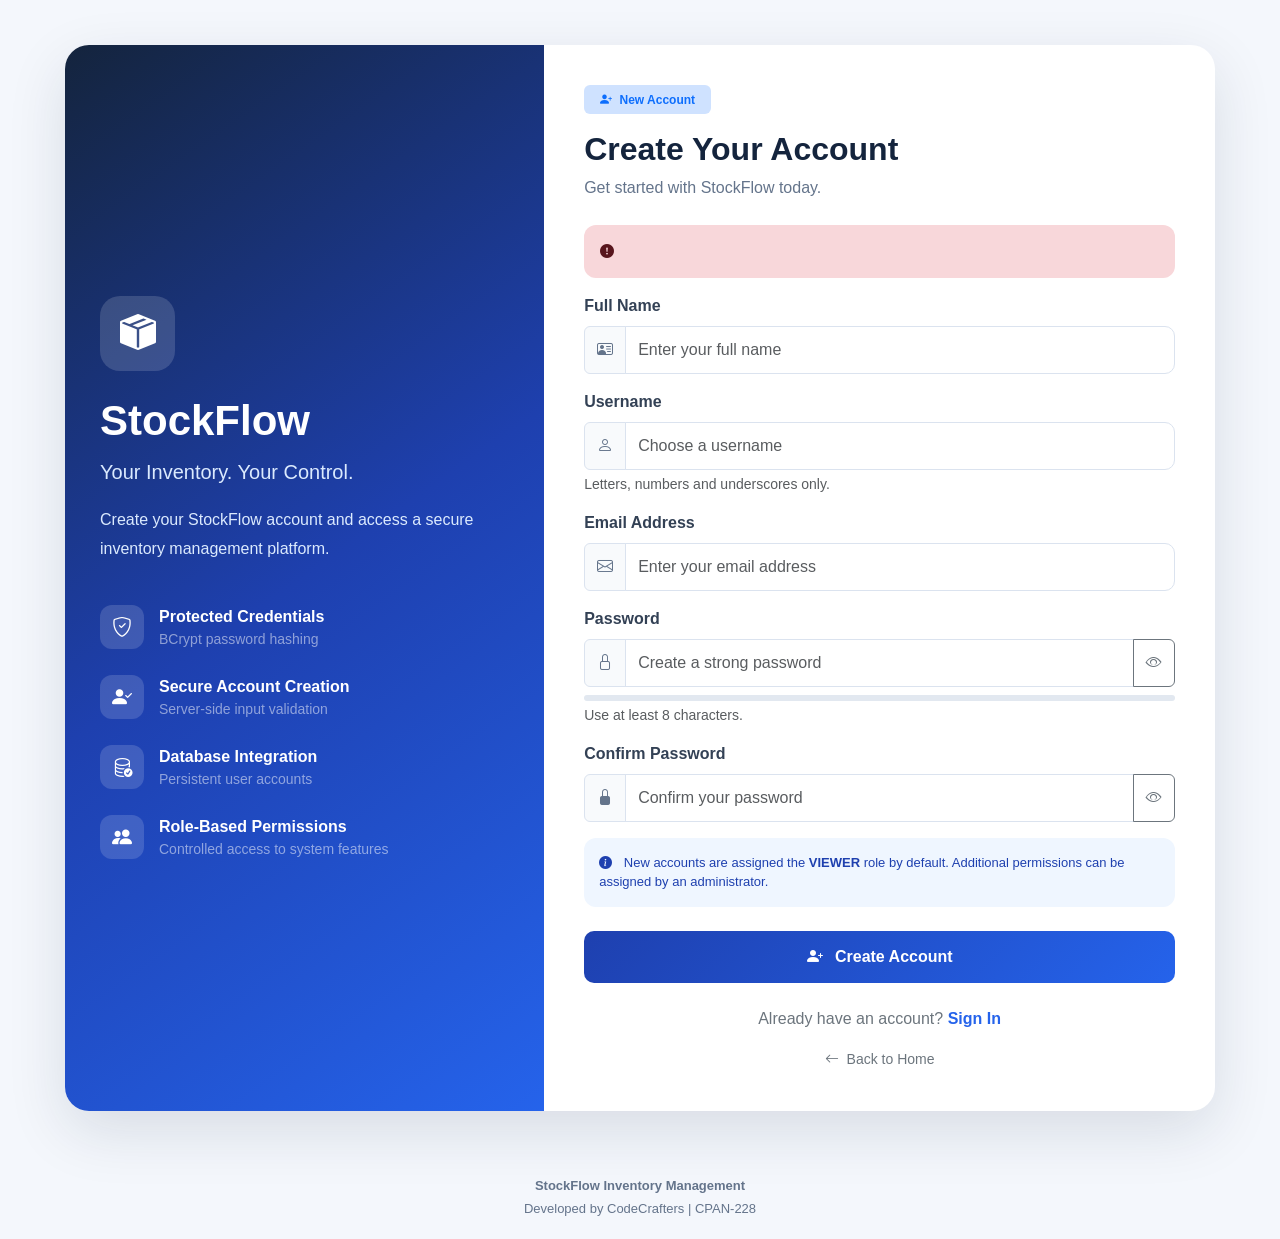
<file: src/main/resources/templates/register.html>
<!DOCTYPE html>
<html lang="en" xmlns:th="http://www.thymeleaf.org">

<head>

    <meta charset="UTF-8">

    <meta name="viewport"
          content="width=device-width, initial-scale=1.0">

    <title>Create Account | StockFlow</title>

    <link href="https://cdn.jsdelivr.net/npm/bootstrap@5.3.3/dist/css/bootstrap.min.css"
          rel="stylesheet">

    <link href="https://cdn.jsdelivr.net/npm/bootstrap-icons@1.11.3/font/bootstrap-icons.css"
          rel="stylesheet">

    <link rel="stylesheet" th:href="@{/css/security.css}">

    <style>

        body {
            background: #f4f7fc;
            font-family: 'Segoe UI', sans-serif;
            min-height: 100vh;
        }

        .auth-container {
            min-height: 85vh;
            display: flex;
            align-items: center;
            justify-content: center;
            padding: 45px 15px;
        }

        .auth-card {
            max-width: 1150px;
            width: 100%;
            background: white;
            border-radius: 24px;
            overflow: hidden;
            box-shadow: 0 20px 60px rgba(20,36,61,0.12);
        }

        .brand-panel {
            background: linear-gradient(
                145deg, #14243d, #1e40af, #2563eb
            );
            color: white;
            padding: 50px 35px;
            display: flex;
            flex-direction: column;
            justify-content: center;
        }

        .brand-icon {
            width: 75px;
            height: 75px;
            background: rgba(255,255,255,0.15);
            border-radius: 20px;
            display: flex;
            align-items: center;
            justify-content: center;
            font-size: 36px;
            margin-bottom: 25px;
        }

        .brand-panel h1 {
            font-size: 42px;
            font-weight: 800;
        }

        .brand-panel p {
            color: #dbeafe;
            line-height: 1.8;
        }

        .feature-item {
            display: flex;
            align-items: center;
            gap: 15px;
            margin-top: 25px;
        }

        .feature-icon {
            width: 44px;
            height: 44px;
            flex-shrink: 0;
            background: rgba(255,255,255,0.15);
            border-radius: 12px;
            display: flex;
            align-items: center;
            justify-content: center;
            font-size: 20px;
        }

        .register-panel {
            padding: 40px;
        }

        .register-panel h2 {
            font-weight: 800;
            color: #14243d;
        }

        .subtitle {
            color: #64748b;
            margin-bottom: 25px;
        }

        .form-label {
            font-weight: 600;
            color: #334155;
        }

        .form-control {
            min-height: 48px;
            border: 1px solid #dbe3ef;
            border-radius: 10px;
        }

        .form-control:focus {
            border-color: #2563eb;
            box-shadow: 0 0 0 4px rgba(37,99,235,0.1);
        }

        .input-group-text {
            background: #f8fafc;
            border-color: #dbe3ef;
            color: #64748b;
        }

        .register-button {
            background: linear-gradient(
                135deg, #1e40af, #2563eb
            );
            color: white;
            min-height: 52px;
            border: none;
            border-radius: 10px;
            font-weight: 700;
            transition: 0.2s;
        }

        .register-button:hover {
            color: white;
            background: #1e40af;
            transform: translateY(-2px);
        }

        .security-notice {
            background: #eff6ff;
            color: #1e40af;
            padding: 15px;
            border-radius: 12px;
            font-size: 13px;
        }

        .login-link {
            color: #2563eb;
            font-weight: 700;
            text-decoration: none;
        }

        .login-link:hover {
            text-decoration: underline;
        }

        .field-error {
            color: #dc2626;
            font-size: 13px;
            margin-top: 5px;
        }

        .password-strength {
            height: 6px;
            background: #e2e8f0;
            border-radius: 10px;
            overflow: hidden;
        }

        #strengthBar {
            width: 0;
            height: 100%;
            transition: 0.3s;
        }

        .alert {
            border: none;
            border-radius: 12px;
            font-size: 14px;
        }

        footer {
            color: #64748b;
            font-size: 13px;
            text-align: center;
            padding: 20px;
        }

        @media (max-width: 767px) {

            .brand-panel {
                padding: 35px 25px;
            }

            .register-panel {
                padding: 30px 25px;
            }

            .brand-panel h1 {
                font-size: 32px;
            }
        }

    </style>

</head>

<body>

<!-- Shared StockFlow Navigation -->

<div th:replace="~{fragments/navbar :: navbar}"></div>

<main class="auth-container">

    <div class="auth-card">

        <div class="row g-0">

            <!-- Left Branding Panel -->

            <div class="col-md-5 brand-panel">

                <div class="brand-icon">
                    <i class="bi bi-box-seam-fill"></i>
                </div>

                <h1>StockFlow</h1>

                <p class="fs-5">
                    Your Inventory. Your Control.
                </p>

                <p>
                    Create your StockFlow account and access
                    a secure inventory management platform.
                </p>

                <div class="feature-item">

                    <div class="feature-icon">
                        <i class="bi bi-shield-check"></i>
                    </div>

                    <div>
                        <strong>Protected Credentials</strong>

                        <div class="small text-white-50">
                            BCrypt password hashing
                        </div>
                    </div>

                </div>

                <div class="feature-item">

                    <div class="feature-icon">
                        <i class="bi bi-person-check-fill"></i>
                    </div>

                    <div>
                        <strong>Secure Account Creation</strong>

                        <div class="small text-white-50">
                            Server-side input validation
                        </div>
                    </div>

                </div>

                <div class="feature-item">

                    <div class="feature-icon">
                        <i class="bi bi-database-check"></i>
                    </div>

                    <div>
                        <strong>Database Integration</strong>

                        <div class="small text-white-50">
                            Persistent user accounts
                        </div>
                    </div>

                </div>

                <div class="feature-item">

                    <div class="feature-icon">
                        <i class="bi bi-people-fill"></i>
                    </div>

                    <div>
                        <strong>Role-Based Permissions</strong>

                        <div class="small text-white-50">
                            Controlled access to system features
                        </div>
                    </div>

                </div>

            </div>

            <!-- Registration Panel -->

            <div class="col-md-7 register-panel">

                <span class="badge bg-primary-subtle
                             text-primary mb-3 px-3 py-2">

                    <i class="bi bi-person-plus-fill me-1"></i>

                    New Account

                </span>

                <h2>Create Your Account</h2>

                <p class="subtitle">
                    Get started with StockFlow today.
                </p>

                <!-- Registration Error -->

                <div th:if="${errorMessage}"
                     class="alert alert-danger"
                     role="alert">

                    <i class="bi bi-exclamation-circle-fill me-2"></i>

                    <span th:text="${errorMessage}"></span>

                </div>

                <!-- Registration Form -->

                <form th:action="@{/register}"
                      th:object="${registrationRequest}"
                      method="post">

                    <!-- Full Name -->

                    <div class="mb-3">

                        <label for="fullName" class="form-label">
                            Full Name
                        </label>

                        <div class="input-group">

                            <span class="input-group-text">
                                <i class="bi bi-person-vcard"></i>
                            </span>

                            <input type="text"
                                   id="fullName"
                                   th:field="*{fullName}"
                                   th:errorclass="is-invalid"
                                   class="form-control"
                                   placeholder="Enter your full name"
                                   maxlength="100"
                                   autocomplete="name"
                                   required>

                        </div>

                        <div class="field-error"
                             th:if="${#fields.hasErrors('fullName')}"
                             th:errors="*{fullName}">
                        </div>

                    </div>

                    <!-- Username -->

                    <div class="mb-3">

                        <label for="username" class="form-label">
                            Username
                        </label>

                        <div class="input-group">

                            <span class="input-group-text">
                                <i class="bi bi-person"></i>
                            </span>

                            <input type="text"
                                   id="username"
                                   th:field="*{username}"
                                   th:errorclass="is-invalid"
                                   class="form-control"
                                   placeholder="Choose a username"
                                   minlength="3"
                                   maxlength="30"
                                   pattern="[a-zA-Z0-9_]+"
                                   autocomplete="username"
                                   required>

                        </div>

                        <div class="form-text">
                            Letters, numbers and underscores only.
                        </div>

                        <div class="field-error"
                             th:if="${#fields.hasErrors('username')}"
                             th:errors="*{username}">
                        </div>

                    </div>

                    <!-- Email -->

                    <div class="mb-3">

                        <label for="email" class="form-label">
                            Email Address
                        </label>

                        <div class="input-group">

                            <span class="input-group-text">
                                <i class="bi bi-envelope"></i>
                            </span>

                            <input type="email"
                                   id="email"
                                   th:field="*{email}"
                                   th:errorclass="is-invalid"
                                   class="form-control"
                                   placeholder="Enter your email address"
                                   maxlength="254"
                                   autocomplete="email"
                                   required>

                        </div>

                        <div class="field-error"
                             th:if="${#fields.hasErrors('email')}"
                             th:errors="*{email}">
                        </div>

                    </div>

                    <!-- Password -->

                    <div class="mb-3">

                        <label for="password" class="form-label">
                            Password
                        </label>

                        <div class="input-group">

                            <span class="input-group-text">
                                <i class="bi bi-lock"></i>
                            </span>

                            <input type="password"
                                   id="password"
                                   name="password"
                                   class="form-control"
                                   placeholder="Create a strong password"
                                   minlength="8"
                                   maxlength="72"
                                   autocomplete="new-password"
                                   required>

                            <button type="button"
                                    class="btn btn-outline-secondary"
                                    onclick="toggleVisibility('password', this)"
                                    aria-label="Show password">

                                <i class="bi bi-eye"></i>

                            </button>

                        </div>

                        <div class="password-strength mt-2">
                            <div id="strengthBar"></div>
                        </div>

                        <div id="strengthText"
                             class="form-text"
                             aria-live="polite">

                            Use at least 8 characters.

                        </div>

                        <div class="field-error"
                             th:if="${#fields.hasErrors('password')}"
                             th:errors="*{password}">
                        </div>

                    </div>

                    <!-- Confirm Password -->

                    <div class="mb-3">

                        <label for="confirmPassword"
                               class="form-label">

                            Confirm Password

                        </label>

                        <div class="input-group">

                            <span class="input-group-text">
                                <i class="bi bi-lock-fill"></i>
                            </span>

                            <input type="password"
                                   id="confirmPassword"
                                   name="confirmPassword"
                                   class="form-control"
                                   placeholder="Confirm your password"
                                   maxlength="72"
                                   autocomplete="new-password"
                                   required>

                            <button type="button"
                                    class="btn btn-outline-secondary"
                                    onclick="toggleVisibility('confirmPassword', this)"
                                    aria-label="Show password">

                                <i class="bi bi-eye"></i>

                            </button>

                        </div>

                        <div id="matchMessage"
                             class="form-text"
                             aria-live="polite">
                        </div>

                        <div class="field-error"
                             th:if="${#fields.hasErrors('confirmPassword')}"
                             th:errors="*{confirmPassword}">
                        </div>

                    </div>

                    <!-- Default Role Information -->

                    <div class="security-notice mb-4">

                        <i class="bi bi-info-circle-fill me-2"></i>

                        New accounts are assigned the
                        <strong>VIEWER</strong> role by default.

                        Additional permissions can be assigned
                        by an administrator.

                    </div>

                    <!-- Submit Button -->

                    <button type="submit"
                            class="btn register-button w-100">

                        <i class="bi bi-person-plus-fill me-2"></i>

                        Create Account

                    </button>

                </form>

                <!-- Login Link -->

                <div class="text-center mt-4">

                    <span class="text-secondary">
                        Already have an account?
                    </span>

                    <a th:href="@{/login}" class="login-link">
                        Sign In
                    </a>

                </div>

                <div class="text-center mt-3">

                    <a th:href="@{/}"
                       class="text-secondary text-decoration-none small">

                        <i class="bi bi-arrow-left me-1"></i>

                        Back to Home

                    </a>

                </div>

            </div>

        </div>

    </div>

</main>

<footer>

    <strong>StockFlow Inventory Management</strong>

    <div class="mt-1">
        Developed by CodeCrafters | CPAN-228
    </div>

</footer>

<script src="https://cdn.jsdelivr.net/npm/bootstrap@5.3.3/dist/js/bootstrap.bundle.min.js"></script>

<script>

    // Password visibility

    function toggleVisibility(inputId, button) {

        const input = document.getElementById(inputId);
        const icon = button.querySelector("i");

        const isHidden = input.type === "password";

        input.type = isHidden ? "text" : "password";

        icon.className = isHidden
            ? "bi bi-eye-slash"
            : "bi bi-eye";

        button.setAttribute(
            "aria-label",
            isHidden ? "Hide password" : "Show password"
        );
    }

    const password =
        document.getElementById("password");

    const confirmPassword =
        document.getElementById("confirmPassword");

    const strengthBar =
        document.getElementById("strengthBar");

    const strengthText =
        document.getElementById("strengthText");

    const matchMessage =
        document.getElementById("matchMessage");

    // Password strength indicator

    function checkStrength() {

        const value = password.value;

        let score = 0;

        if (value.length >= 8) score++;
        if (value.length >= 12) score++;
        if (/[A-Z]/.test(value)) score++;
        if (/[a-z]/.test(value)) score++;
        if (/[0-9]/.test(value)) score++;
        if (/[^A-Za-z0-9]/.test(value)) score++;

        if (value.length === 0) {

            strengthBar.style.width = "0%";
            strengthText.textContent =
                "Use at least 8 characters.";

            strengthText.style.color = "#64748b";

        } else if (value.length < 8 || score <= 2) {

            strengthBar.style.width = "25%";
            strengthBar.style.background = "#dc2626";

            strengthText.textContent = "Weak password";
            strengthText.style.color = "#dc2626";

        } else if (score <= 4) {

            strengthBar.style.width = "60%";
            strengthBar.style.background = "#f59e0b";

            strengthText.textContent = "Moderate password";
            strengthText.style.color = "#b45309";

        } else {

            strengthBar.style.width = "100%";
            strengthBar.style.background = "#16a34a";

            strengthText.textContent = "Strong password";
            strengthText.style.color = "#16a34a";
        }

        checkPasswordMatch();
    }

    // Confirm password validation

    function checkPasswordMatch() {

        if (confirmPassword.value === "") {

            matchMessage.textContent = "";
            confirmPassword.setCustomValidity("");

        } else if (password.value === confirmPassword.value) {

            matchMessage.textContent = "Passwords match.";
            matchMessage.style.color = "#16a34a";

            confirmPassword.setCustomValidity("");

        } else {

            matchMessage.textContent = "Passwords do not match.";
            matchMessage.style.color = "#dc2626";

            confirmPassword.setCustomValidity(
                "Passwords do not match."
            );
        }
    }

    password.addEventListener("input", checkStrength);

    confirmPassword.addEventListener(
        "input",
        checkPasswordMatch
    );

</script>

</body>
</html>
</file>
